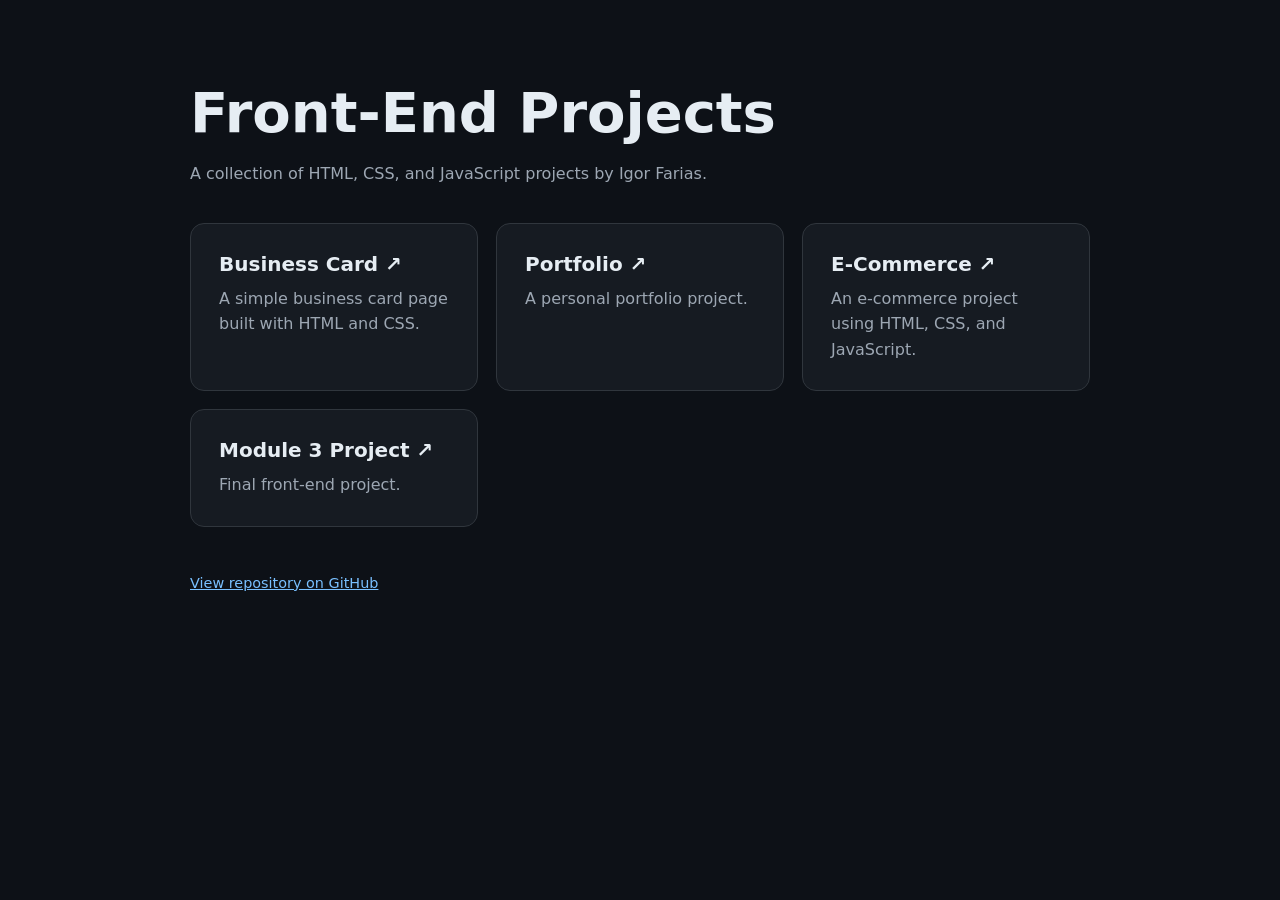
<file: index.html>
<!DOCTYPE html>
<html lang="en">
<head>
  <meta charset="UTF-8">
  <meta name="viewport" content="width=device-width, initial-scale=1.0">
  <meta name="description" content="Front-end development projects by Igor Farias.">
  <title>Igor's Front-End Projects</title>
  <style>
    :root { color-scheme: dark; font-family: system-ui, -apple-system, BlinkMacSystemFont, "Segoe UI", sans-serif; }
    * { box-sizing: border-box; }
    body { margin: 0; min-height: 100vh; background: #0d1117; color: #e6edf3; }
    main { width: min(900px, 100% - 40px); margin: 0 auto; padding: 80px 0; }
    h1 { font-size: clamp(2rem, 5vw, 3.5rem); margin: 0 0 12px; }
    p { color: #9da7b3; line-height: 1.6; }
    .projects { display: grid; grid-template-columns: repeat(auto-fit, minmax(230px, 1fr)); gap: 18px; margin-top: 36px; }
    .project { display: block; padding: 28px; background: #161b22; border: 1px solid #30363d; border-radius: 14px; text-decoration: none; color: inherit; transition: border-color .2s, transform .2s; }
    .project:hover, .project:focus-visible { border-color: #58a6ff; transform: translateY(-3px); }
    .project h2 { margin: 0 0 10px; font-size: 1.25rem; }
    .project p { margin: 0; }
    footer { margin-top: 48px; font-size: .9rem; }
    footer a { color: #79c0ff; }
  </style>
</head>
<body>
  <main>
    <h1>Front-End Projects</h1>
    <p>A collection of HTML, CSS, and JavaScript projects by Igor Farias.</p>
    <section class="projects" aria-label="Projects">
      <a class="project" href="./01_e_business_card/">
        <h2>Business Card ↗</h2>
        <p>A simple business card page built with HTML and CSS.</p>
      </a>
      <a class="project" href="./01_e_portfolio/">
        <h2>Portfolio ↗</h2>
        <p>A personal portfolio project.</p>
      </a>
            <a class="project" href="./03_e_commerce/">
        <h2>E-Commerce ↗</h2>
        <p>An e-commerce project using HTML, CSS, and JavaScript.</p>
      </a>
      <a class="project" href="./03_final_project/">
        <h2>Module 3 Project ↗</h2>
        <p>Final front-end project.</p>
      </a>
    </section>
    <footer><a href="https://github.com/igortfarias/frontenddeveloper">View repository on GitHub</a></footer>
  </main>
</body>
</html>
</file>
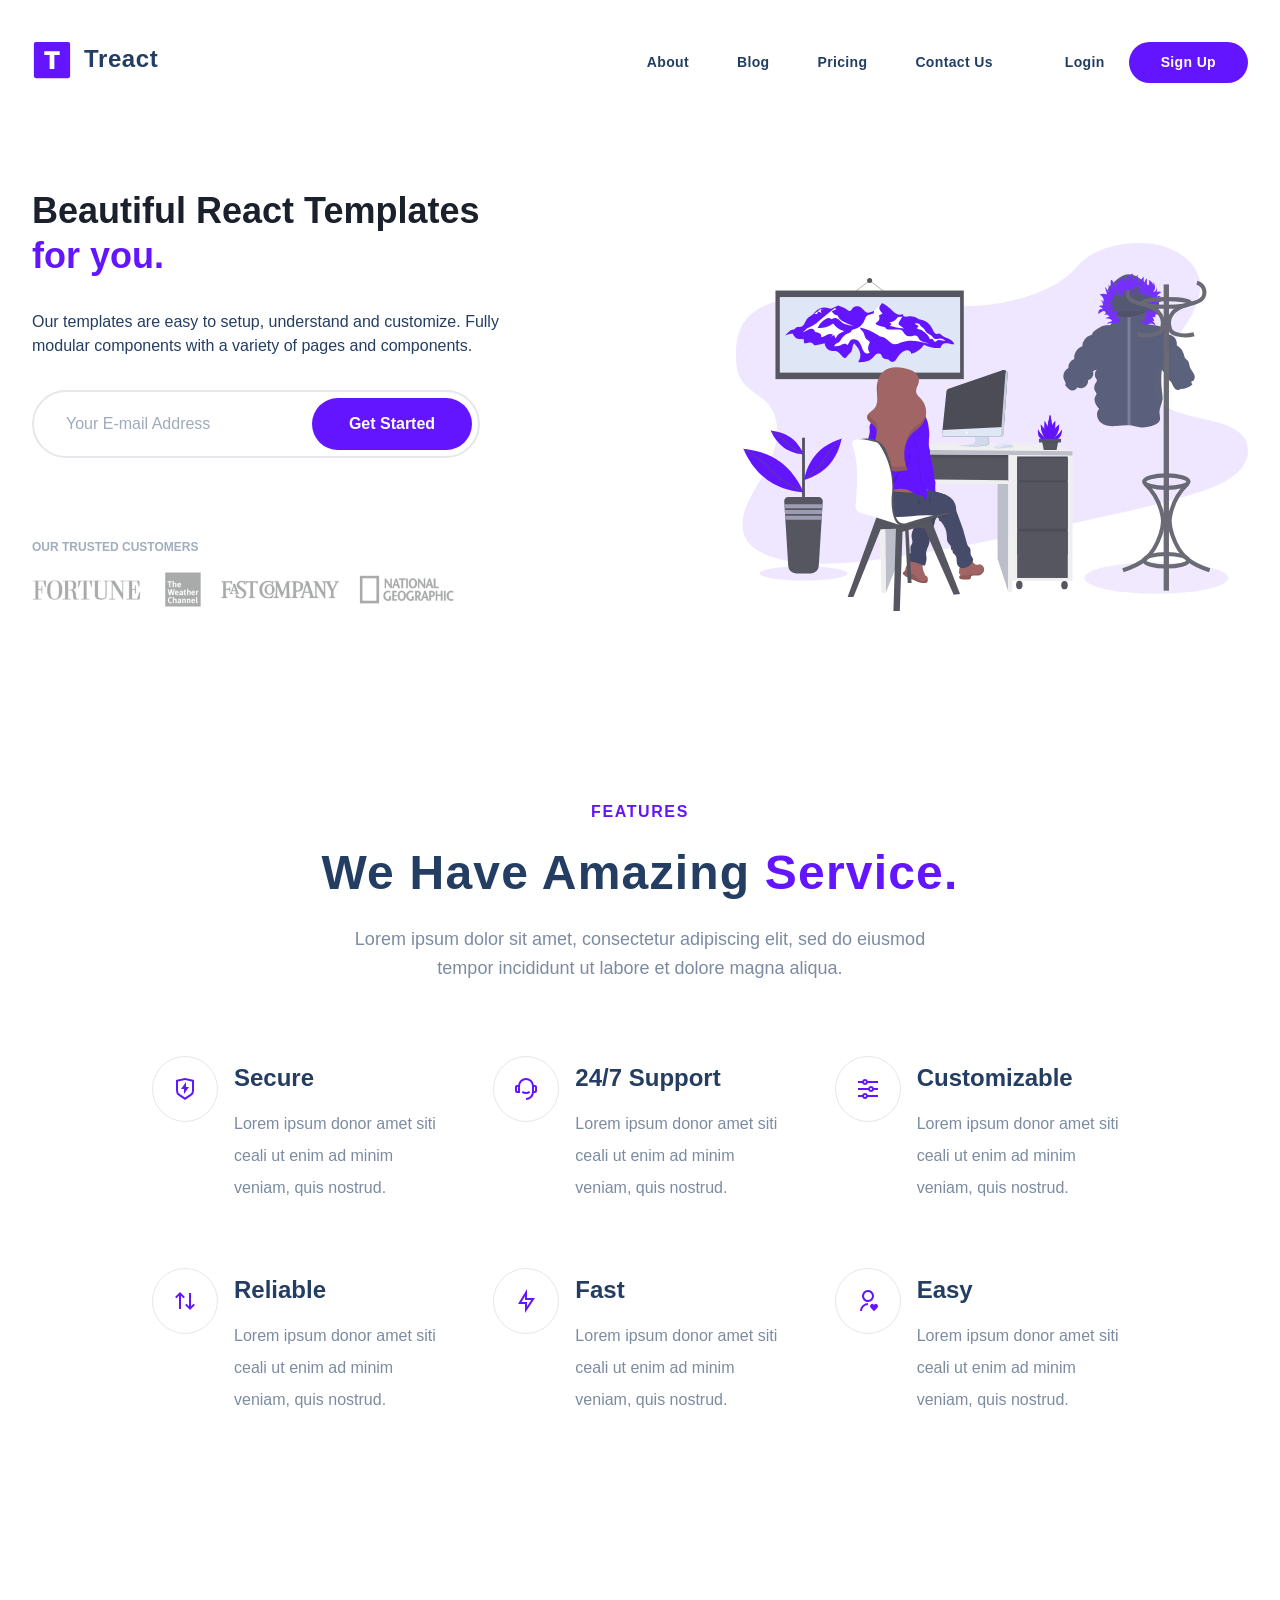
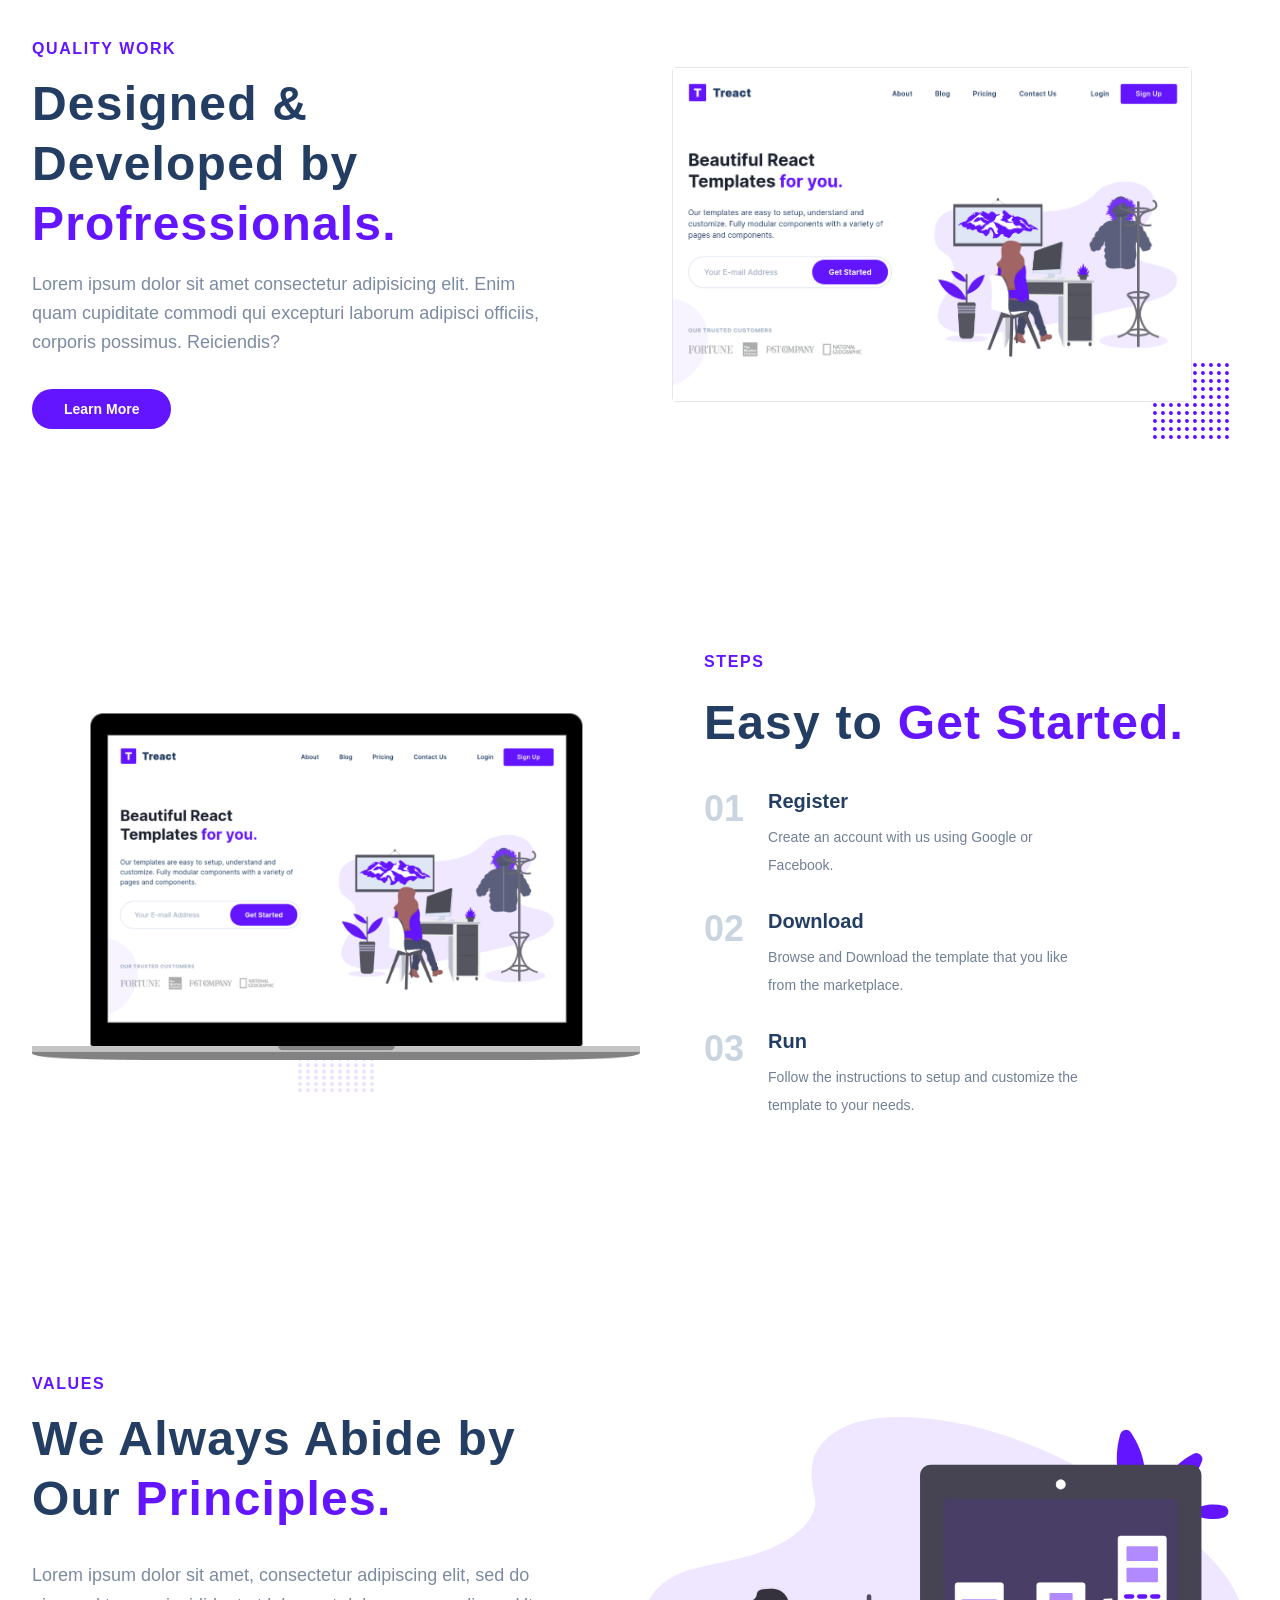
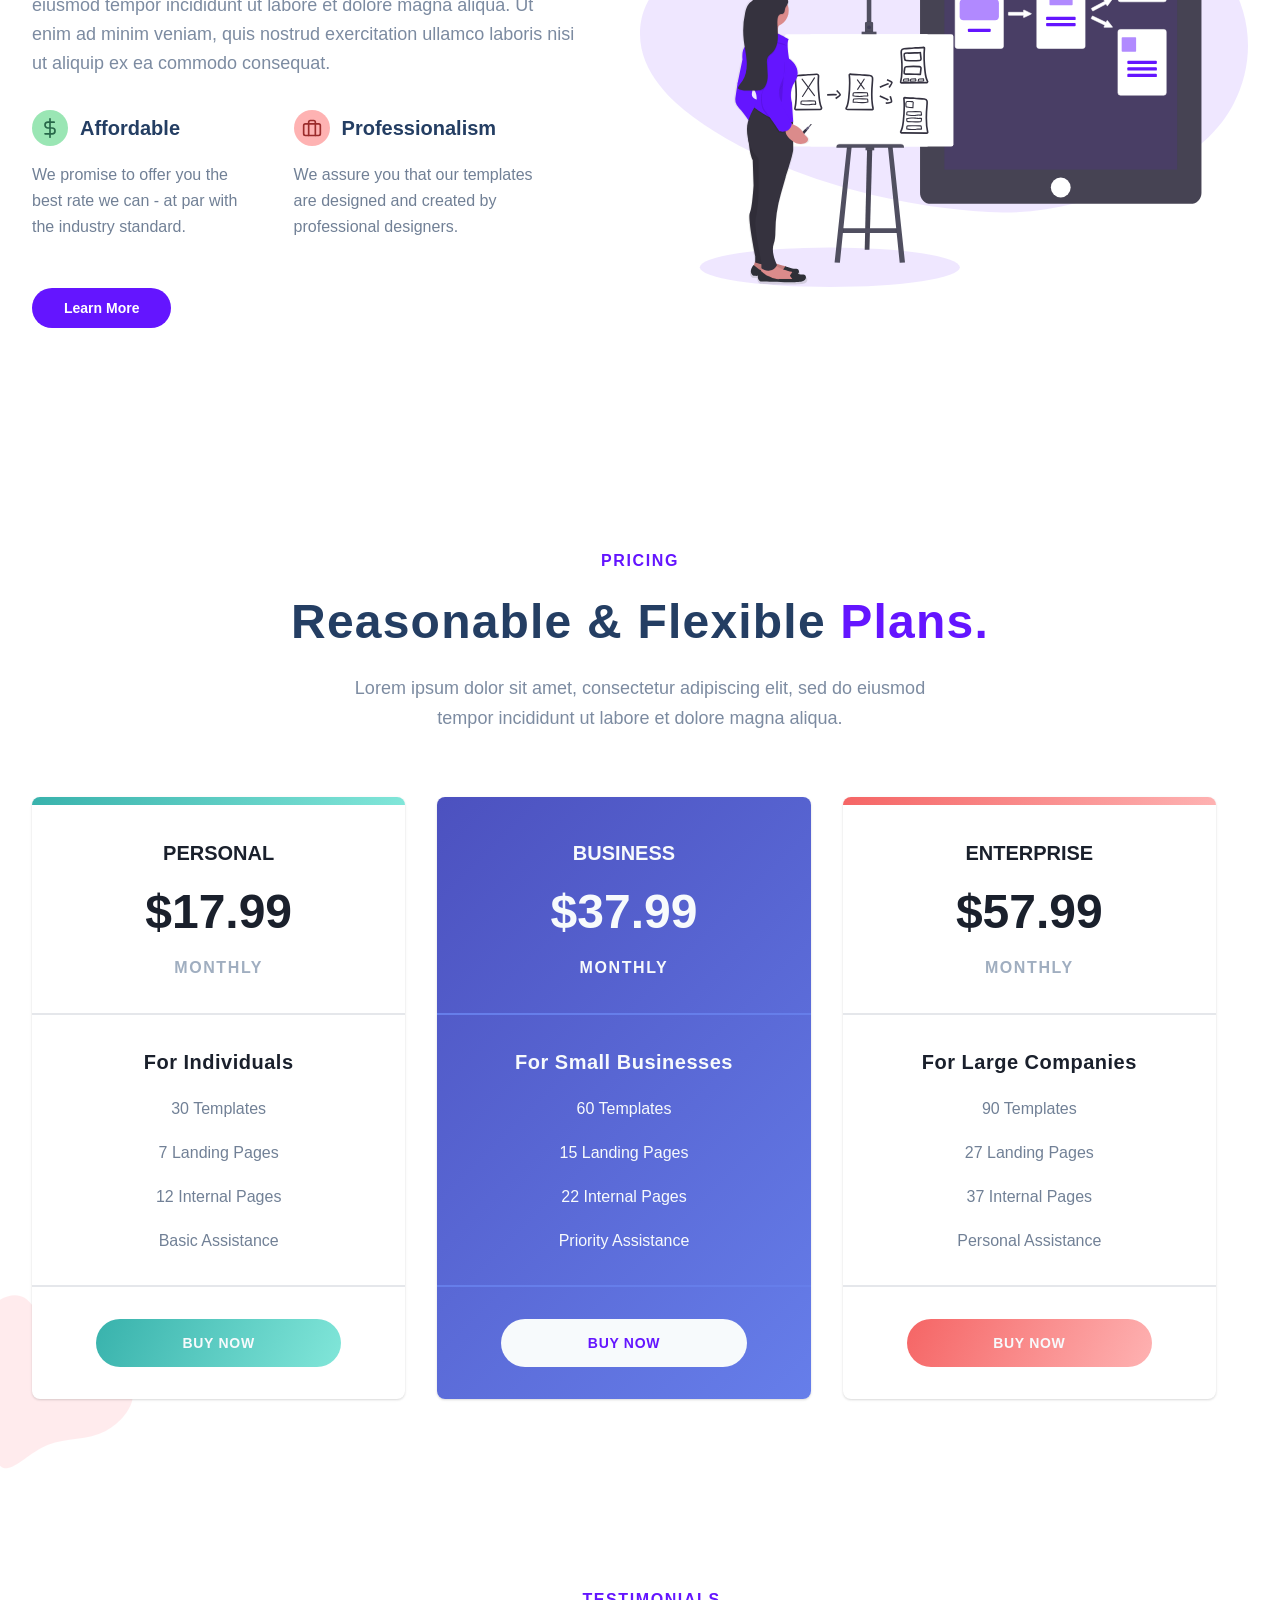
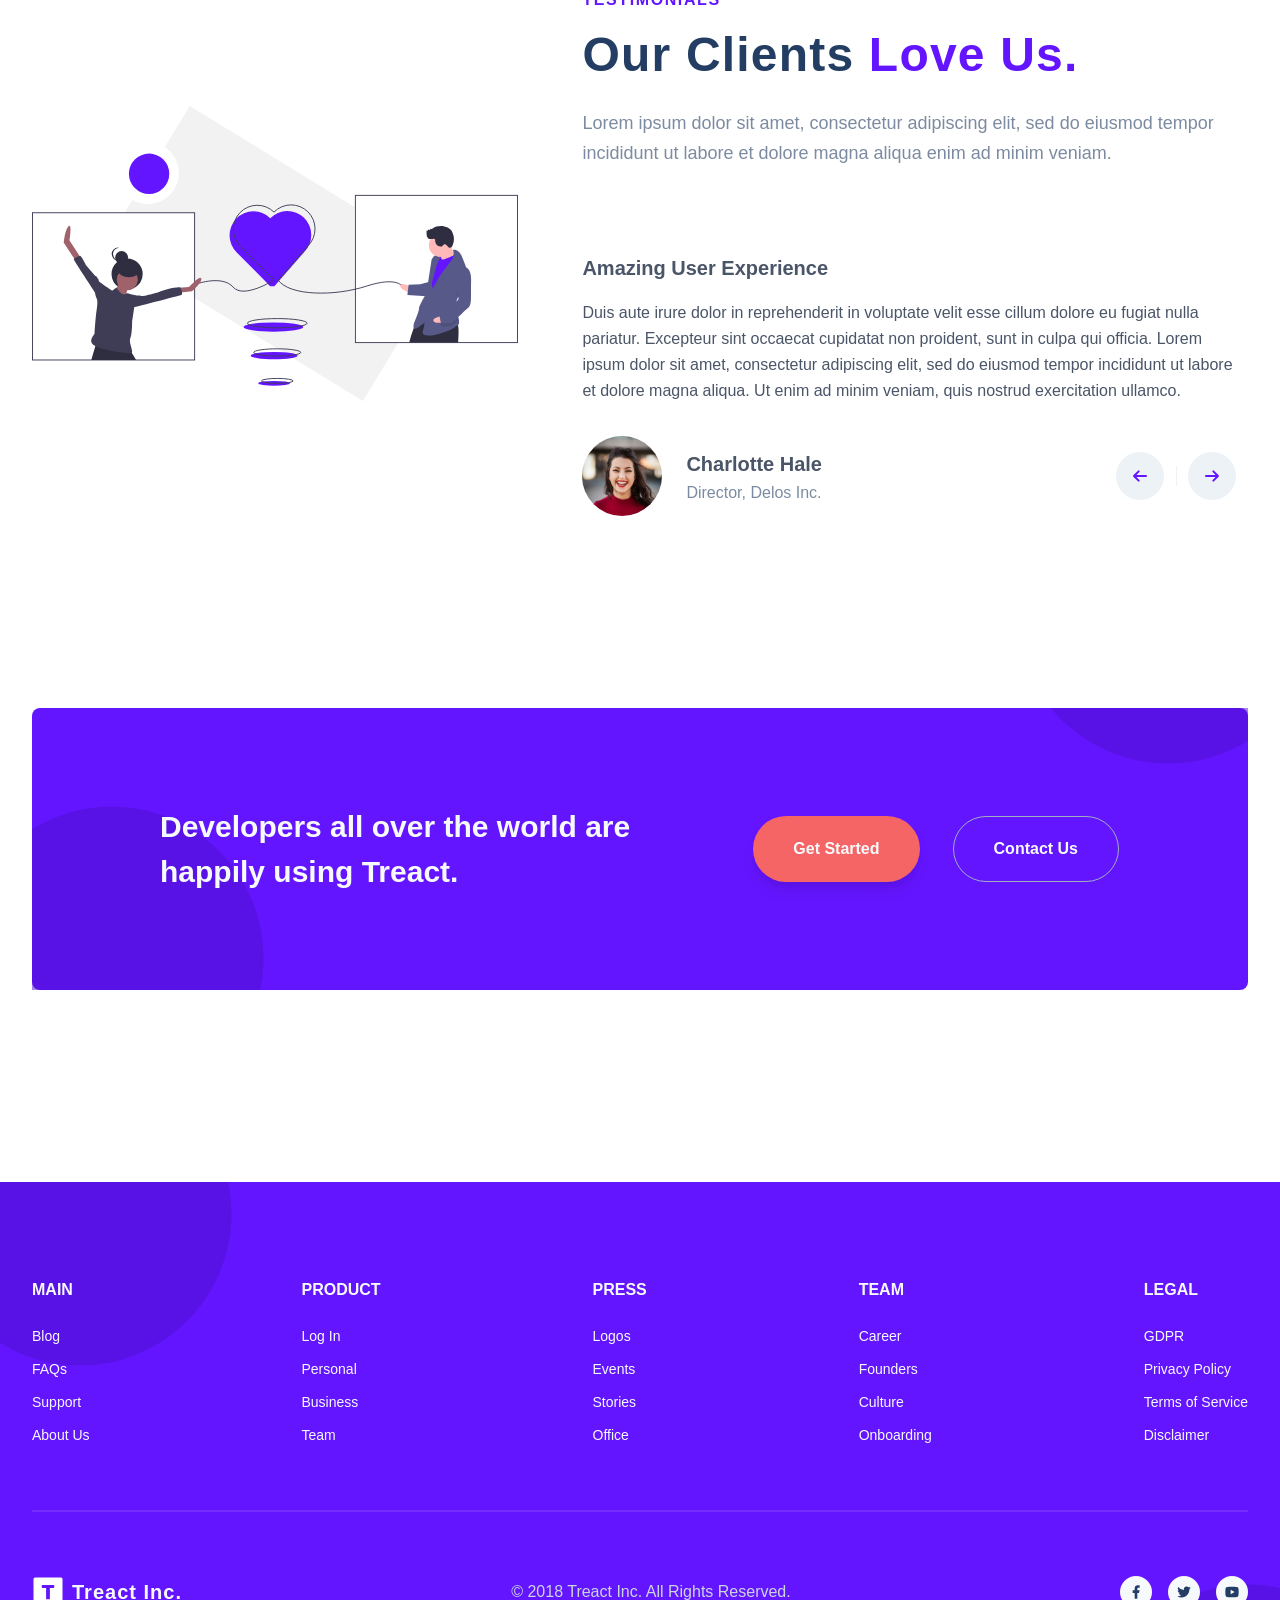
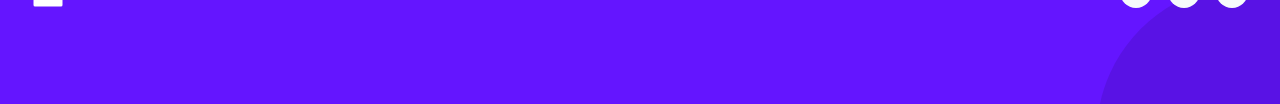
<file: 03_Final_Project/index.html>
<!DOCTYPE html>
<html lang="en">
	<head>
		<meta content="text/html; charset=utf-8" http-equiv="Content-Type"/>
		<meta content="width=device-width, initial-scale=1.0" name="viewport"/>
		<title>
			Treact Landing Page | Front-End Recreation
		</title>
		<link href="style.css" rel="stylesheet"/>
	</head>
	<body>
		<section id="landing">
			<nav>
				<div class="row nav__row">
					<div class="nav__brand">
						<img alt="LOGO" class="nav__brand--icon" src="assets/logo.svg"/>
						<div class="nav__brand--name">
							Treact
						</div>
					</div>
					<div class="nav__items">
						<a class="nav__item" href="#features">About</a>
						<a class="nav__item" href="#testimonials">Blog</a>
						<a class="nav__item" href="#pricing">Pricing</a>
						<a class="nav__item" href="#contact">Contact Us</a>
						<a class="nav__item login" href="#">Login</a>
						<a class="nav__item nav__item--cta" href="#start">Sign Up</a>
					</div>
					<button class="btn__menu" onclick="openMenu()">
						<svg class="btn__menu--svg" fill="none" height="24" stroke="currentColor" stroke-linecap="round" stroke-linejoin="round" stroke-width="2" viewbox="0 0 24 24" width="24" xmlns="http://www.w3.org/2000/svg">
							<line x1="3" x2="21" y1="12" y2="12">
							</line>
							<line x1="3" x2="21" y1="6" y2="6">
							</line>
							<line x1="3" x2="21" y1="18" y2="18">
							</line>
						</svg>
					</button>
				</div>
			</nav>
			<div class="menu">
				<button class="btn__menu btn__menu--close" onclick="closeMenu()">
					<svg class="light___StyledCloseIcon-lj69nl-14 fASujC" fill="none" height="24" stroke="currentColor" stroke-linecap="round" stroke-linejoin="round" stroke-width="2" viewbox="0 0 24 24" width="24" xmlns="http://www.w3.org/2000/svg">
						<line x1="18" x2="6" y1="6" y2="18">
						</line>
						<line x1="6" x2="18" y1="6" y2="18">
						</line>
					</svg>
				</button>
				<div class="menu__links">
					<a class="menu__link" href="#features" onclick="closeMenu()">About</a>
					<a class="menu__link" href="#testimonials" onclick="closeMenu()">Blog</a>
					<a class="menu__link" href="#pricing" onclick="closeMenu()">Pricing</a>
					<a class="menu__link" href="#contact" onclick="closeMenu()">Contact Us</a>
					<a class="menu__link" href="#" onclick="closeMenu()">Login</a>
					<a class="menu__link menu__link--primary" href="#start" onclick="closeMenu()">Sign up</a>
				</div>
			</div>
			<header>
				<div class="container">
					<div class="row">
						<div class="header__intro">
							<h1>
								Beautiful React Templates
								<span class="purple">
									for you.
								</span>
							</h1>
							<p class="header__intro--text">
								Our templates are easy to setup, understand and customize. Fully
																modular components with a variety of pages and components.
							</p>
							<div class="header__signup">
								<input class="header__signup--input" placeholder="Your E-mail Address" type="text"/>
								<button class="header__signup--button">
									Get Started
								</button>
							</div>
							<p class="header__customers--title">
								OUR TRUSTED CUSTOMERS
							</p>
							<img class="header__customers" src="assets/customer-logos.png"/>
						</div>
						<figure class="header__img--wrapper">
							<img class="header__visual" src="assets/hero-art.svg"/>
						</figure>
					</div>
				</div>
			</header>
		</section>
		<main>
			<section id="features">
				<div class="container">
					<div class="row__narrow">
						<h4 class="section__tag">
							FEATURES
						</h4>
						<h2 class="section__title">
							We Have Amazing
							<span class="purple">
								Service.
							</span>
						</h2>
						<div class="section__para">
							Lorem ipsum dolor sit amet, consectetur adipiscing elit, sed do
														eiusmod tempor incididunt ut labore et dolore magna aliqua.
						</div>
						<div class="features">
							<div class="feature">
								<div class="feature__content">
									<figure class="feature__icon--frame">
										<img class="feature__icon" src="assets/security.svg"/>
									</figure>
									<div class="feature__copy">
										<h2 class="feature__heading">
											Secure
										</h2>
										<p class="feature__description">
											Lorem ipsum donor amet siti ceali ut enim ad minim veniam,
																						quis nostrud.
										</p>
									</div>
								</div>
							</div>
							<div class="feature">
								<div class="feature__content">
									<figure class="feature__icon--frame">
										<img class="feature__icon" src="assets/support.svg"/>
									</figure>
									<div class="feature__copy">
										<h2 class="feature__heading">
											24/7 Support
										</h2>
										<p class="feature__description">
											Lorem ipsum donor amet siti ceali ut enim ad minim veniam,
																						quis nostrud.
										</p>
									</div>
								</div>
							</div>
							<div class="feature">
								<div class="feature__content">
									<figure class="feature__icon--frame">
										<img class="feature__icon" src="assets/customize.svg"/>
									</figure>
									<div class="feature__copy">
										<h2 class="feature__heading">
											Customizable
										</h2>
										<p class="feature__description">
											Lorem ipsum donor amet siti ceali ut enim ad minim veniam,
																						quis nostrud.
										</p>
									</div>
								</div>
							</div>
							<div class="feature">
								<div class="feature__content">
									<figure class="feature__icon--frame">
										<img class="feature__icon" src="assets/reliable.svg"/>
									</figure>
									<div class="feature__copy">
										<h2 class="feature__heading">
											Reliable
										</h2>
										<p class="feature__description">
											Lorem ipsum donor amet siti ceali ut enim ad minim veniam,
																						quis nostrud.
										</p>
									</div>
								</div>
							</div>
							<div class="feature">
								<div class="feature__content">
									<figure class="feature__icon--frame">
										<img class="feature__icon" src="assets/speed.svg"/>
									</figure>
									<div class="feature__copy">
										<h2 class="feature__heading">
											Fast
										</h2>
										<p class="feature__description">
											Lorem ipsum donor amet siti ceali ut enim ad minim veniam,
																						quis nostrud.
										</p>
									</div>
								</div>
							</div>
							<div class="feature">
								<div class="feature__content">
									<figure class="feature__icon--frame">
										<img class="feature__icon" src="assets/simple.svg"/>
									</figure>
									<div class="feature__copy">
										<h2 class="feature__heading">
											Easy
										</h2>
										<p class="feature__description">
											Lorem ipsum donor amet siti ceali ut enim ad minim veniam,
																						quis nostrud.
										</p>
									</div>
								</div>
							</div>
						</div>
					</div>
				</div>
			</section>
			<section id="quality">
				<div class="container">
					<div class="row">
						<div class="quality__description">
							<div class="section__tag">
								QUALITY WORK
							</div>
							<h2 class="section__title">
								Designed &amp; Developed by
								<span class="purple">
									Profressionals.
								</span>
							</h2>
							<p class="section__para">
								Lorem ipsum dolor sit amet consectetur adipisicing elit. Enim
																quam cupiditate commodi qui excepturi laborum adipisci officiis,
																corporis possimus. Reiciendis?
							</p>
							<button class="btn">
								Learn More
							</button>
						</div>
						<figure class="quality__img--wrapper">
							<img class="quality__img" src="assets/dashboard-main.png"/>
							<svg class="quality__grid" viewbox="0 0 1280 1280">
								<path d="M55 33.5C44.5 37 35 47.6 32.8 58.3c-4.3 20.6 16.3 41.2 36.9 36.9 15.5-3.2 27.5-19 26-33.9-1.1-10.5-9-21.3-19-26.2-6.1-2.9-15.5-3.6-21.7-1.6zM183 33.5c-15.1 5-25.3 21.6-22.2 36.2 2.5 11.9 13.6 23 25.4 25.5 19.4 4.1 39.5-14.2 37.5-33.9-1.1-10.5-9-21.3-19-26.2-6.1-2.9-15.5-3.6-21.7-1.6zM311 33.5c-10.5 3.5-20 14.1-22.2 24.8-4.3 20.6 16.3 41.2 36.9 36.9 15.5-3.2 27.5-19 26-33.9-1.1-10.5-9-21.3-19-26.2-6.1-2.9-15.5-3.6-21.7-1.6zM439 33.5c-10.5 3.5-20 14.1-22.2 24.8-4.3 20.6 16.3 41.2 36.9 36.9 15.5-3.2 27.5-19 26-33.9-1.1-10.5-9-21.3-19-26.2-6.1-2.9-15.5-3.6-21.7-1.6zM567 33.5c-10.5 3.5-20 14.1-22.2 24.8-4.3 20.6 16.3 41.2 36.9 36.9 15.5-3.2 27.5-19 26-33.9-1.1-10.5-9-21.3-19-26.2-6.1-2.9-15.5-3.6-21.7-1.6zM695 33.5c-10.5 3.5-20 14.1-22.2 24.8-4.3 20.6 16.3 41.2 36.9 36.9 15.5-3.2 27.5-19 26-33.9-1.1-10.5-9-21.3-19-26.2-6.1-2.9-15.5-3.6-21.7-1.6zM823 33.5c-10.5 3.5-20 14.1-22.2 24.8-4.3 20.6 16.3 41.2 36.9 36.9 15.5-3.2 27.5-19 26-33.9-1.1-10.5-9-21.3-19-26.2-6.1-2.9-15.5-3.6-21.7-1.6zM951 33.5c-10.5 3.5-20 14.1-22.2 24.8-4.3 20.6 16.3 41.2 36.9 36.9 15.5-3.2 27.5-19 26-33.9-1.1-10.5-9-21.3-19-26.2-6.1-2.9-15.5-3.6-21.7-1.6zM1079 33.5c-10.5 3.5-20 14.1-22.2 24.8-2.5 11.7 3.2 24.4 14.2 31.9 10.7 7.4 22.9 7.5 33.7.3 17.7-11.8 20.1-33.8 5.3-48.5-8.5-8.6-20.7-11.9-31-8.5zM1207 33.5c-10.5 3.5-20 14.1-22.2 24.8-2.5 11.7 3.2 24.4 14.2 31.9 10.7 7.4 22.9 7.5 33.7.3 17.7-11.8 20.1-33.8 5.3-48.5-8.5-8.6-20.7-11.9-31-8.5zM55 161.5c-10.5 3.5-20 14.1-22.2 24.8-4.3 20.6 16.3 41.2 36.9 36.9 15.5-3.2 27.5-19 26-33.9-1.1-10.5-9-21.3-19-26.2-6.1-2.9-15.5-3.6-21.7-1.6zM183 161.5c-15.1 5-25.3 21.6-22.2 36.2 2.5 11.9 13.6 23 25.4 25.5 19.4 4.1 39.5-14.2 37.5-33.9-1.1-10.5-9-21.3-19-26.2-6.1-2.9-15.5-3.6-21.7-1.6zM311 161.5c-10.5 3.5-20 14.1-22.2 24.8-4.3 20.6 16.3 41.2 36.9 36.9 15.5-3.2 27.5-19 26-33.9-1.1-10.5-9-21.3-19-26.2-6.1-2.9-15.5-3.6-21.7-1.6zM439 161.5c-10.5 3.5-20 14.1-22.2 24.8-4.3 20.6 16.3 41.2 36.9 36.9 15.5-3.2 27.5-19 26-33.9-1.1-10.5-9-21.3-19-26.2-6.1-2.9-15.5-3.6-21.7-1.6zM567 161.5c-10.5 3.5-20 14.1-22.2 24.8-4.3 20.6 16.3 41.2 36.9 36.9 15.5-3.2 27.5-19 26-33.9-1.1-10.5-9-21.3-19-26.2-6.1-2.9-15.5-3.6-21.7-1.6zM695 161.5c-10.5 3.5-20 14.1-22.2 24.8-4.3 20.6 16.3 41.2 36.9 36.9 15.5-3.2 27.5-19 26-33.9-1.1-10.5-9-21.3-19-26.2-6.1-2.9-15.5-3.6-21.7-1.6zM823 161.5c-10.5 3.5-20 14.1-22.2 24.8-4.3 20.6 16.3 41.2 36.9 36.9 15.5-3.2 27.5-19 26-33.9-1.1-10.5-9-21.3-19-26.2-6.1-2.9-15.5-3.6-21.7-1.6zM951 161.5c-10.5 3.5-20 14.1-22.2 24.8-4.3 20.6 16.3 41.2 36.9 36.9 15.5-3.2 27.5-19 26-33.9-1.1-10.5-9-21.3-19-26.2-6.1-2.9-15.5-3.6-21.7-1.6zM1079 161.5c-10.5 3.5-20 14.1-22.2 24.8-2.5 11.7 3.2 24.4 14.2 31.9 10.7 7.4 22.9 7.5 33.7.3 17.7-11.8 20.1-33.8 5.3-48.5-8.5-8.6-20.7-11.9-31-8.5zM1207 161.5c-10.5 3.5-20 14.1-22.2 24.8-2.5 11.7 3.2 24.4 14.2 31.9 10.7 7.4 22.9 7.5 33.7.3 17.7-11.8 20.1-33.8 5.3-48.5-8.5-8.6-20.7-11.9-31-8.5zM55 289.5c-10.5 3.5-20 14.1-22.2 24.8-4.3 20.6 16.3 41.2 36.9 36.9 15.5-3.2 27.5-19 26-33.9-1.1-10.5-9-21.3-19-26.2-6.1-2.9-15.5-3.6-21.7-1.6zM183 289.5c-10.5 3.5-20 14.1-22.2 24.8-4.3 20.6 16.3 41.2 36.9 36.9 15.5-3.2 27.5-19 26-33.9-1.1-10.5-9-21.3-19-26.2-6.1-2.9-15.5-3.6-21.7-1.6zM311 289.5c-10.5 3.5-20 14.1-22.2 24.8-4.3 20.6 16.3 41.2 36.9 36.9 15.5-3.2 27.5-19 26-33.9-1.1-10.5-9-21.3-19-26.2-6.1-2.9-15.5-3.6-21.7-1.6zM439 289.5c-10.5 3.5-20 14.1-22.2 24.8-4.3 20.6 16.3 41.2 36.9 36.9 15.5-3.2 27.5-19 26-33.9-1.1-10.5-9-21.3-19-26.2-6.1-2.9-15.5-3.6-21.7-1.6zM567 289.5c-10.5 3.5-20 14.1-22.2 24.8-4.3 20.6 16.3 41.2 36.9 36.9 15.5-3.2 27.5-19 26-33.9-1.1-10.5-9-21.3-19-26.2-6.1-2.9-15.5-3.6-21.7-1.6zM695 289.5c-10.5 3.5-20 14.1-22.2 24.8-4.3 20.6 16.3 41.2 36.9 36.9 15.5-3.2 27.5-19 26-33.9-1.1-10.5-9-21.3-19-26.2-6.1-2.9-15.5-3.6-21.7-1.6zM823 289.5c-10.5 3.5-20 14.1-22.2 24.8-4.3 20.6 16.3 41.2 36.9 36.9 15.5-3.2 27.5-19 26-33.9-1.1-10.5-9-21.3-19-26.2-6.1-2.9-15.5-3.6-21.7-1.6zM951 289.5c-10.5 3.5-20 14.1-22.2 24.8-4.3 20.6 16.3 41.2 36.9 36.9 15.5-3.2 27.5-19 26-33.9-1.1-10.5-9-21.3-19-26.2-6.1-2.9-15.5-3.6-21.7-1.6zM1079 289.5c-10.5 3.5-20 14.1-22.2 24.8-4.3 20.6 16.3 41.2 36.9 36.9 15.5-3.2 27.5-19 26-33.9-1.1-10.5-9-21.3-19-26.2-6.1-2.9-15.5-3.6-21.7-1.6zM1207 289.5c-10.5 3.5-20 14.1-22.2 24.8-4.3 20.6 16.3 41.2 36.9 36.9 15.5-3.2 27.5-19 26-33.9-1.1-10.5-9-21.3-19-26.2-6.1-2.9-15.5-3.6-21.7-1.6zM55 417.5c-10.5 3.5-20 14.1-22.2 24.8-4.3 20.6 16.3 41.2 36.9 36.9 15.5-3.2 27.5-19 26-33.9-1.1-10.5-9-21.3-19-26.2-6.1-2.9-15.5-3.6-21.7-1.6zM183 417.5c-10.5 3.5-20 14.1-22.2 24.8-4.3 20.6 16.3 41.2 36.9 36.9 15.5-3.2 27.5-19 26-33.9-1.1-10.5-9-21.3-19-26.2-6.1-2.9-15.5-3.6-21.7-1.6zM311 417.5c-10.5 3.5-20 14.1-22.2 24.8-4.3 20.6 16.3 41.2 36.9 36.9 15.5-3.2 27.5-19 26-33.9-1.1-10.5-9-21.3-19-26.2-6.1-2.9-15.5-3.6-21.7-1.6zM439 417.5c-10.5 3.5-20 14.1-22.2 24.8-4.3 20.6 16.3 41.2 36.9 36.9 15.5-3.2 27.5-19 26-33.9-1.1-10.5-9-21.3-19-26.2-6.1-2.9-15.5-3.6-21.7-1.6zM567 417.5c-10.5 3.5-20 14.1-22.2 24.8-4.3 20.6 16.3 41.2 36.9 36.9 15.5-3.2 27.5-19 26-33.9-1.1-10.5-9-21.3-19-26.2-6.1-2.9-15.5-3.6-21.7-1.6zM695 417.5c-10.5 3.5-20 14.1-22.2 24.8-4.3 20.6 16.3 41.2 36.9 36.9 15.5-3.2 27.5-19 26-33.9-1.1-10.5-9-21.3-19-26.2-6.1-2.9-15.5-3.6-21.7-1.6zM823 417.5c-10.5 3.5-20 14.1-22.2 24.8-4.3 20.6 16.3 41.2 36.9 36.9 15.5-3.2 27.5-19 26-33.9-1.1-10.5-9-21.3-19-26.2-6.1-2.9-15.5-3.6-21.7-1.6zM951 417.5c-10.5 3.5-20 14.1-22.2 24.8-4.3 20.6 16.3 41.2 36.9 36.9 15.5-3.2 27.5-19 26-33.9-1.1-10.5-9-21.3-19-26.2-6.1-2.9-15.5-3.6-21.7-1.6zM1079 417.5c-10.5 3.5-20 14.1-22.2 24.8-4.3 20.6 16.3 41.2 36.9 36.9 15.5-3.2 27.5-19 26-33.9-1.1-10.5-9-21.3-19-26.2-6.1-2.9-15.5-3.6-21.7-1.6zM1207 417.5c-10.5 3.5-20 14.1-22.2 24.8-4.3 20.6 16.3 41.2 36.9 36.9 15.5-3.2 27.5-19 26-33.9-1.1-10.5-9-21.3-19-26.2-6.1-2.9-15.5-3.6-21.7-1.6zM55 545.5c-10.5 3.5-20 14.1-22.2 24.8-4.3 20.6 16.3 41.2 36.9 36.9 15.5-3.2 27.5-19 26-33.9-1.1-10.5-9-21.3-19-26.2-6.1-2.9-15.5-3.6-21.7-1.6zM183 545.5c-10.5 3.5-20 14.1-22.2 24.8-4.3 20.6 16.3 41.2 36.9 36.9 15.5-3.2 27.5-19 26-33.9-1.1-10.5-9-21.3-19-26.2-6.1-2.9-15.5-3.6-21.7-1.6zM311 545.5c-10.5 3.5-20 14.1-22.2 24.8-4.3 20.6 16.3 41.2 36.9 36.9 15.5-3.2 27.5-19 26-33.9-1.1-10.5-9-21.3-19-26.2-6.1-2.9-15.5-3.6-21.7-1.6zM439 545.5c-10.5 3.5-20 14.1-22.2 24.8-4.3 20.6 16.3 41.2 36.9 36.9 15.5-3.2 27.5-19 26-33.9-1.1-10.5-9-21.3-19-26.2-6.1-2.9-15.5-3.6-21.7-1.6zM567 545.5c-10.5 3.5-20 14.1-22.2 24.8-4.3 20.6 16.3 41.2 36.9 36.9 15.5-3.2 27.5-19 26-33.9-1.1-10.5-9-21.3-19-26.2-6.1-2.9-15.5-3.6-21.7-1.6zM695 545.5c-10.5 3.5-20 14.1-22.2 24.8-4.3 20.6 16.3 41.2 36.9 36.9 15.5-3.2 27.5-19 26-33.9-1.1-10.5-9-21.3-19-26.2-6.1-2.9-15.5-3.6-21.7-1.6zM823 545.5c-10.5 3.5-20 14.1-22.2 24.8-4.3 20.6 16.3 41.2 36.9 36.9 15.5-3.2 27.5-19 26-33.9-1.1-10.5-9-21.3-19-26.2-6.1-2.9-15.5-3.6-21.7-1.6zM951 545.5c-10.5 3.5-20 14.1-22.2 24.8-4.3 20.6 16.3 41.2 36.9 36.9 15.5-3.2 27.5-19 26-33.9-1.1-10.5-9-21.3-19-26.2-6.1-2.9-15.5-3.6-21.7-1.6zM1079 545.5c-10.5 3.5-20 14.1-22.2 24.8-4.3 20.6 16.3 41.2 36.9 36.9 15.5-3.2 27.5-19 26-33.9-1.1-10.5-9-21.3-19-26.2-6.1-2.9-15.5-3.6-21.7-1.6zM1207 545.5c-10.5 3.5-20 14.1-22.2 24.8-4.3 20.6 16.3 41.2 36.9 36.9 15.5-3.2 27.5-19 26-33.9-1.1-10.5-9-21.3-19-26.2-6.1-2.9-15.5-3.6-21.7-1.6zM55 673.5c-10.5 3.5-20 14.1-22.2 24.8-4.3 20.6 16.3 41.2 36.9 36.9 15.5-3.2 27.5-19 26-33.9-1.1-10.5-9-21.3-19-26.2-6.1-2.9-15.5-3.6-21.7-1.6zM183 673.5c-10.5 3.5-20 14.1-22.2 24.8-4.3 20.6 16.3 41.2 36.9 36.9 15.5-3.2 27.5-19 26-33.9-1.1-10.5-9-21.3-19-26.2-6.1-2.9-15.5-3.6-21.7-1.6zM311 673.5c-10.5 3.5-20 14.1-22.2 24.8-4.3 20.6 16.3 41.2 36.9 36.9 15.5-3.2 27.5-19 26-33.9-1.1-10.5-9-21.3-19-26.2-6.1-2.9-15.5-3.6-21.7-1.6zM439 673.5c-10.5 3.5-20 14.1-22.2 24.8-4.3 20.6 16.3 41.2 36.9 36.9 15.5-3.2 27.5-19 26-33.9-1.1-10.5-9-21.3-19-26.2-6.1-2.9-15.5-3.6-21.7-1.6zM567 673.5c-10.5 3.5-20 14.1-22.2 24.8-4.3 20.6 16.3 41.2 36.9 36.9 15.5-3.2 27.5-19 26-33.9-1.1-10.5-9-21.3-19-26.2-6.1-2.9-15.5-3.6-21.7-1.6zM695 673.5c-10.5 3.5-20 14.1-22.2 24.8-4.3 20.6 16.3 41.2 36.9 36.9 15.5-3.2 27.5-19 26-33.9-1.1-10.5-9-21.3-19-26.2-6.1-2.9-15.5-3.6-21.7-1.6zM823 673.5c-10.5 3.5-20 14.1-22.2 24.8-4.3 20.6 16.3 41.2 36.9 36.9 15.5-3.2 27.5-19 26-33.9-1.1-10.5-9-21.3-19-26.2-6.1-2.9-15.5-3.6-21.7-1.6zM951 673.5c-10.5 3.5-20 14.1-22.2 24.8-4.3 20.6 16.3 41.2 36.9 36.9 15.5-3.2 27.5-19 26-33.9-1.1-10.5-9-21.3-19-26.2-6.1-2.9-15.5-3.6-21.7-1.6zM1079 673.5c-10.5 3.5-20 14.1-22.2 24.8-4.3 20.6 16.3 41.2 36.9 36.9 15.5-3.2 27.5-19 26-33.9-1.1-10.5-9-21.3-19-26.2-6.1-2.9-15.5-3.6-21.7-1.6zM1207 673.5c-10.5 3.5-20 14.1-22.2 24.8-4.3 20.6 16.3 41.2 36.9 36.9 15.5-3.2 27.5-19 26-33.9-1.1-10.5-9-21.3-19-26.2-6.1-2.9-15.5-3.6-21.7-1.6zM55 801.5c-10.5 3.5-20 14.1-22.2 24.8-4.3 20.6 16.3 41.2 36.9 36.9 15.5-3.2 27.5-19 26-33.9-1.1-10.5-9-21.3-19-26.2-6.1-2.9-15.5-3.6-21.7-1.6zM183 801.5c-10.5 3.5-20 14.1-22.2 24.8-4.3 20.6 16.3 41.2 36.9 36.9 15.5-3.2 27.5-19 26-33.9-1.1-10.5-9-21.3-19-26.2-6.1-2.9-15.5-3.6-21.7-1.6zM311 801.5c-10.5 3.5-20 14.1-22.2 24.8-2.5 11.7 3.2 24.4 14.2 31.9 10.7 7.4 22.9 7.5 33.7.3 17.7-11.8 20.1-33.8 5.3-48.5-8.5-8.6-20.7-11.9-31-8.5zM439 801.5c-10.5 3.5-20 14.1-22.2 24.8-2.5 11.7 3.2 24.4 14.2 31.9 10.7 7.4 22.9 7.5 33.7.3 17.7-11.8 20.1-33.8 5.3-48.5-8.5-8.6-20.7-11.9-31-8.5zM567 801.5c-15.1 5-25.3 21.6-22.2 36.2 2.5 11.9 13.6 23 25.5 25.5 19.3 4.1 39.4-14.2 37.4-33.9-1.1-10.5-9-21.3-19-26.2-6.1-2.9-15.5-3.6-21.7-1.6zM695 801.5c-15.1 5-25.3 21.6-22.2 36.2 2.5 11.9 13.6 23 25.5 25.5 19.3 4.1 39.4-14.2 37.4-33.9-1.1-10.5-9-21.3-19-26.2-6.1-2.9-15.5-3.6-21.7-1.6zM823 801.5c-15.1 5-25.3 21.6-22.2 36.2 2.5 11.9 13.6 23 25.5 25.5 19.3 4.1 39.4-14.2 37.4-33.9-1.1-10.5-9-21.3-19-26.2-6.1-2.9-15.5-3.6-21.7-1.6zM951 801.5c-15.1 5-25.3 21.6-22.2 36.2 2.5 11.9 13.6 23 25.5 25.5 19.3 4.1 39.4-14.2 37.4-33.9-1.1-10.5-9-21.3-19-26.2-6.1-2.9-15.5-3.6-21.7-1.6zM1079 801.5c-10.5 3.5-20 14.1-22.2 24.8-4.3 20.6 16.3 41.2 36.9 36.9 15.5-3.2 27.5-19 26-33.9-1.1-10.5-9-21.3-19-26.2-6.1-2.9-15.5-3.6-21.7-1.6zM1207 801.5c-10.5 3.5-20 14.1-22.2 24.8-4.3 20.6 16.3 41.2 36.9 36.9 15.5-3.2 27.5-19 26-33.9-1.1-10.5-9-21.3-19-26.2-6.1-2.9-15.5-3.6-21.7-1.6zM55 929.5c-10.5 3.5-20 14.1-22.2 24.8-4.3 20.6 16.3 41.2 36.9 36.9 15.5-3.2 27.5-19 26-33.9-1.1-10.5-9-21.3-19-26.2-6.1-2.9-15.5-3.6-21.7-1.6zM183 929.5c-10.5 3.5-20 14.1-22.2 24.8-4.3 20.6 16.3 41.2 36.9 36.9 15.5-3.2 27.5-19 26-33.9-1.1-10.5-9-21.3-19-26.2-6.1-2.9-15.5-3.6-21.7-1.6zM311 929.5c-10.5 3.5-20 14.1-22.2 24.8-2.5 11.7 3.2 24.4 14.2 31.9 10.7 7.4 22.9 7.5 33.7.3 17.7-11.8 20.1-33.8 5.3-48.5-8.5-8.6-20.7-11.9-31-8.5zM439 929.5c-10.5 3.5-20 14.1-22.2 24.8-2.5 11.7 3.2 24.4 14.2 31.9 10.7 7.4 22.9 7.5 33.7.3 17.7-11.8 20.1-33.8 5.3-48.5-8.5-8.6-20.7-11.9-31-8.5zM567 929.5c-15.1 5-25.3 21.6-22.2 36.2 2.5 11.9 13.6 23 25.5 25.5 19.3 4.1 39.4-14.2 37.4-33.9-1.1-10.5-9-21.3-19-26.2-6.1-2.9-15.5-3.6-21.7-1.6zM695 929.5c-15.1 5-25.3 21.6-22.2 36.2 2.5 11.9 13.6 23 25.5 25.5 19.3 4.1 39.4-14.2 37.4-33.9-1.1-10.5-9-21.3-19-26.2-6.1-2.9-15.5-3.6-21.7-1.6zM823 929.5c-15.1 5-25.3 21.6-22.2 36.2 2.5 11.9 13.6 23 25.5 25.5 19.3 4.1 39.4-14.2 37.4-33.9-1.1-10.5-9-21.3-19-26.2-6.1-2.9-15.5-3.6-21.7-1.6zM951 929.5c-15.1 5-25.3 21.6-22.2 36.2 2.5 11.9 13.6 23 25.5 25.5 19.3 4.1 39.4-14.2 37.4-33.9-1.1-10.5-9-21.3-19-26.2-6.1-2.9-15.5-3.6-21.7-1.6zM1079 929.5c-10.5 3.5-20 14.1-22.2 24.8-4.3 20.6 16.3 41.2 36.9 36.9 15.5-3.2 27.5-19 26-33.9-1.1-10.5-9-21.3-19-26.2-6.1-2.9-15.5-3.6-21.7-1.6zM1207 929.5c-10.5 3.5-20 14.1-22.2 24.8-4.3 20.6 16.3 41.2 36.9 36.9 15.5-3.2 27.5-19 26-33.9-1.1-10.5-9-21.3-19-26.2-6.1-2.9-15.5-3.6-21.7-1.6zM55 1057.5c-10.5 3.5-20 14.1-22.2 24.8-4.3 20.6 16.3 41.2 36.9 36.9 15.5-3.2 27.5-19 26-33.9-1.1-10.5-9-21.3-19-26.2-6.1-2.9-15.5-3.6-21.7-1.6zM183 1057.5c-10.5 3.5-20 14.1-22.2 24.8-4.3 20.6 16.3 41.2 36.9 36.9 15.5-3.2 27.5-19 26-33.9-1.1-10.5-9-21.3-19-26.2-6.1-2.9-15.5-3.6-21.7-1.6zM311 1057.5c-10.5 3.5-20 14.1-22.2 24.8-2.5 11.7 3.2 24.4 14.2 31.9 10.7 7.4 22.9 7.5 33.7.3 17.7-11.8 20.1-33.8 5.3-48.5-8.5-8.6-20.7-11.9-31-8.5zM439 1057.5c-10.5 3.5-20 14.1-22.2 24.8-2.5 11.7 3.2 24.4 14.2 31.9 10.7 7.4 22.9 7.5 33.7.3 17.7-11.8 20.1-33.8 5.3-48.5-8.5-8.6-20.7-11.9-31-8.5zM567 1057.5c-10.5 3.5-20 14.1-22.2 24.8-4.3 20.6 16.3 41.2 36.9 36.9 15.5-3.2 27.5-19 26-33.9-1.1-10.5-9-21.3-19-26.2-6.1-2.9-15.5-3.6-21.7-1.6zM695 1057.5c-10.5 3.5-20 14.1-22.2 24.8-4.3 20.6 16.3 41.2 36.9 36.9 15.5-3.2 27.5-19 26-33.9-1.1-10.5-9-21.3-19-26.2-6.1-2.9-15.5-3.6-21.7-1.6zM823 1057.5c-10.5 3.5-20 14.1-22.2 24.8-4.3 20.6 16.3 41.2 36.9 36.9 15.5-3.2 27.5-19 26-33.9-1.1-10.5-9-21.3-19-26.2-6.1-2.9-15.5-3.6-21.7-1.6zM951 1057.5c-10.5 3.5-20 14.1-22.2 24.8-4.3 20.6 16.3 41.2 36.9 36.9 15.5-3.2 27.5-19 26-33.9-1.1-10.5-9-21.3-19-26.2-6.1-2.9-15.5-3.6-21.7-1.6zM1079 1057.5c-10.5 3.5-20 14.1-22.2 24.8-4.3 20.6 16.3 41.2 36.9 36.9 15.5-3.2 27.5-19 26-33.9-1.1-10.5-9-21.3-19-26.2-6.1-2.9-15.5-3.6-21.7-1.6zM1207 1057.5c-10.5 3.5-20 14.1-22.2 24.8-4.3 20.6 16.3 41.2 36.9 36.9 15.5-3.2 27.5-19 26-33.9-1.1-10.5-9-21.3-19-26.2-6.1-2.9-15.5-3.6-21.7-1.6zM55 1185.5c-10.5 3.5-20 14.1-22.2 24.8-4.3 20.6 16.3 41.2 36.9 36.9 15.5-3.2 27.5-19 26-33.9-1.1-10.5-9-21.3-19-26.2-6.1-2.9-15.5-3.6-21.7-1.6zM183 1185.5c-10.5 3.5-20 14.1-22.2 24.8-4.3 20.6 16.3 41.2 36.9 36.9 15.5-3.2 27.5-19 26-33.9-1.1-10.5-9-21.3-19-26.2-6.1-2.9-15.5-3.6-21.7-1.6zM311 1185.5c-10.5 3.5-20 14.1-22.2 24.8-4.3 20.6 16.3 41.2 36.9 36.9 15.5-3.2 27.5-19 26-33.9-1.1-10.5-9-21.3-19-26.2-6.1-2.9-15.5-3.6-21.7-1.6zM439 1185.5c-10.5 3.5-20 14.1-22.2 24.8-4.3 20.6 16.3 41.2 36.9 36.9 15.5-3.2 27.5-19 26-33.9-1.1-10.5-9-21.3-19-26.2-6.1-2.9-15.5-3.6-21.7-1.6zM567 1185.5c-10.5 3.5-20 14.1-22.2 24.8-4.3 20.6 16.3 41.2 36.9 36.9 15.5-3.2 27.5-19 26-33.9-1.1-10.5-9-21.3-19-26.2-6.1-2.9-15.5-3.6-21.7-1.6zM695 1185.5c-10.5 3.5-20 14.1-22.2 24.8-4.3 20.6 16.3 41.2 36.9 36.9 15.5-3.2 27.5-19 26-33.9-1.1-10.5-9-21.3-19-26.2-6.1-2.9-15.5-3.6-21.7-1.6zM823 1185.5c-10.5 3.5-20 14.1-22.2 24.8-4.3 20.6 16.3 41.2 36.9 36.9 15.5-3.2 27.5-19 26-33.9-1.1-10.5-9-21.3-19-26.2-6.1-2.9-15.5-3.6-21.7-1.6zM951 1185.5c-10.5 3.5-20 14.1-22.2 24.8-4.3 20.6 16.3 41.2 36.9 36.9 15.5-3.2 27.5-19 26-33.9-1.1-10.5-9-21.3-19-26.2-6.1-2.9-15.5-3.6-21.7-1.6zM1079 1185.5c-10.5 3.5-20 14.1-22.2 24.8-4.3 20.6 16.3 41.2 36.9 36.9 15.5-3.2 27.5-19 26-33.9-1.1-10.5-9-21.3-19-26.2-6.1-2.9-15.5-3.6-21.7-1.6zM1207 1185.5c-10.5 3.5-20 14.1-22.2 24.8-4.3 20.6 16.3 41.2 36.9 36.9 15.5-3.2 27.5-19 26-33.9-1.1-10.5-9-21.3-19-26.2-6.1-2.9-15.5-3.6-21.7-1.6z">
								</path>
							</svg>
						</figure>
					</div>
				</div>
			</section>
			<section id="steps">
				<div class="container">
					<div class="row">
						<figure class="steps__img--wrapper">
							<img alt="Dashboard Screenshot" class="steps__img" src="assets/dashboard-secondary.png"/>
							<svg class="steps__grid" viewbox="0 0 1280 1280" xmlns="http://www.w3.org/2000/svg">
								<defs>
									<path d="M55 33.5C44.5 37 35 47.6 32.8 58.3c-4.3 20.6 16.3 41.2 36.9 36.9 15.5-3.2 27.5-19 26-33.9-1.1-10.5-9-21.3-19-26.2-6.1-2.9-15.5-3.6-21.7-1.6zM183 33.5c-15.1 5-25.3 21.6-22.2 36.2 2.5 11.9 13.6 23 25.4 25.5 19.4 4.1 39.5-14.2 37.5-33.9-1.1-10.5-9-21.3-19-26.2-6.1-2.9-15.5-3.6-21.7-1.6zM311 33.5c-10.5 3.5-20 14.1-22.2 24.8-4.3 20.6 16.3 41.2 36.9 36.9 15.5-3.2 27.5-19 26-33.9-1.1-10.5-9-21.3-19-26.2-6.1-2.9-15.5-3.6-21.7-1.6zM439 33.5c-10.5 3.5-20 14.1-22.2 24.8-4.3 20.6 16.3 41.2 36.9 36.9 15.5-3.2 27.5-19 26-33.9-1.1-10.5-9-21.3-19-26.2-6.1-2.9-15.5-3.6-21.7-1.6zM567 33.5c-10.5 3.5-20 14.1-22.2 24.8-4.3 20.6 16.3 41.2 36.9 36.9 15.5-3.2 27.5-19 26-33.9-1.1-10.5-9-21.3-19-26.2-6.1-2.9-15.5-3.6-21.7-1.6zM695 33.5c-10.5 3.5-20 14.1-22.2 24.8-4.3 20.6 16.3 41.2 36.9 36.9 15.5-3.2 27.5-19 26-33.9-1.1-10.5-9-21.3-19-26.2-6.1-2.9-15.5-3.6-21.7-1.6zM823 33.5c-10.5 3.5-20 14.1-22.2 24.8-4.3 20.6 16.3 41.2 36.9 36.9 15.5-3.2 27.5-19 26-33.9-1.1-10.5-9-21.3-19-26.2-6.1-2.9-15.5-3.6-21.7-1.6zM951 33.5c-10.5 3.5-20 14.1-22.2 24.8-4.3 20.6 16.3 41.2 36.9 36.9 15.5-3.2 27.5-19 26-33.9-1.1-10.5-9-21.3-19-26.2-6.1-2.9-15.5-3.6-21.7-1.6zM1079 33.5c-10.5 3.5-20 14.1-22.2 24.8-2.5 11.7 3.2 24.4 14.2 31.9 10.7 7.4 22.9 7.5 33.7.3 17.7-11.8 20.1-33.8 5.3-48.5-8.5-8.6-20.7-11.9-31-8.5zM1207 33.5c-10.5 3.5-20 14.1-22.2 24.8-2.5 11.7 3.2 24.4 14.2 31.9 10.7 7.4 22.9 7.5 33.7.3 17.7-11.8 20.1-33.8 5.3-48.5-8.5-8.6-20.7-11.9-31-8.5z" id="line-of-balls">
									</path>
								</defs>
								<!-- Repeat the line 10 times with vertical spacing -->
								<g fill="rgba(100, 21, 255, 0.15)">
									<use href="#line-of-balls" transform="translate(0, 0)">
									</use>
									<use href="#line-of-balls" transform="translate(0, 100)">
									</use>
									<use href="#line-of-balls" transform="translate(0, 200)">
									</use>
									<use href="#line-of-balls" transform="translate(0, 300)">
									</use>
									<use href="#line-of-balls" transform="translate(0, 400)">
									</use>
									<use href="#line-of-balls" transform="translate(0, 500)">
									</use>
									<use href="#line-of-balls" transform="translate(0, 600)">
									</use>
									<use href="#line-of-balls" transform="translate(0, 700)">
									</use>
									<use href="#line-of-balls" transform="translate(0, 800)">
									</use>
									<use href="#line-of-balls" transform="translate(0, 900)">
									</use>
								</g>
							</svg>
						</figure>
						<div class="steps__description">
							<div class="section__tag">
								STEPS
							</div>
							<h2 class="section__title">
								Easy to
								<span class="purple">
									Get Started.
								</span>
							</h2>
							<div class="steps__list">
								<div class="step">
									<div class="step__number">
										01
									</div>
									<div class="step__description">
										<div class="step__title">
											Register
										</div>
										<p class="step__para">
											Create an account with us using Google or Facebook.
										</p>
									</div>
								</div>
								<div class="step">
									<div class="step__number">
										02
									</div>
									<div class="step__description">
										<div class="step__title">
											Download
										</div>
										<p class="step__para">
											Browse and Download the template that you like from the
																						marketplace.
										</p>
									</div>
								</div>
								<div class="step">
									<div class="step__number">
										03
									</div>
									<div class="step__description">
										<div class="step__title">
											Run
										</div>
										<p class="step__para">
											Follow the instructions to setup and customize the
																						template to your needs.
										</p>
									</div>
								</div>
							</div>
						</div>
					</div>
				</div>
			</section>
			<section id="values">
				<div class="container">
					<div class="row">
						<div class="values__description">
							<div class="section__tag">
								VALUES
							</div>
							<h2 class="section__title">
								We Always Abide by Our
								<span class="purple">
									Principles.
								</span>
							</h2>
							<div class="section__para">
								Lorem ipsum dolor sit amet, consectetur adipiscing elit, sed do
																eiusmod tempor incididunt ut labore et dolore magna aliqua. Ut
																enim ad minim veniam, quis nostrud exercitation ullamco laboris
																nisi ut aliquip ex ea commodo consequat.
							</div>
							<div class="values__list">
								<div class="value">
									<div class="value__title">
										<figure class="value__img--wrapper">
											<!-- TO GET THIS ICON GO TO https://feathericons.com -->
											<svg class="value__img" fill="none" height="24" stroke="rgba(39, 103, 73, 1)" stroke-linecap="round" stroke-linejoin="round" stroke-width="2" viewbox="0 0 24 24" width="24" xmlns="http://www.w3.org/2000/svg">
												<line x1="12" x2="12" y1="1" y2="23">
												</line>
												<path d="M17 5H9.5a3.5 3.5 0 0 0 0 7h5a3.5 3.5 0 0 1 0 7H6">
												</path>
											</svg>
										</figure>
										<div class="value__name">
											Affordable
										</div>
									</div>
									<div class="value__para">
										We promise to offer you the best rate we can - at par with
																				the industry standard.
									</div>
								</div>
								<div class="value">
									<div class="value__title">
										<figure class="value__img--wrapper">
											<!-- TO GET THIS ICON GO TO https://feathericons.com -->
											<svg class="value__img" fill="none" height="24" stroke="rgba(155, 44, 44, 1)" stroke-linecap="round" stroke-linejoin="round" stroke-width="2" viewbox="0 0 24 24" width="24" xmlns="http://www.w3.org/2000/svg">
												<rect height="14" rx="2" ry="2" width="20" x="2" y="7">
												</rect>
												<path d="M16 21V5a2 2 0 0 0-2-2h-4a2 2 0 0 0-2 2v16">
												</path>
											</svg>
										</figure>
										<div class="value__name">
											Professionalism
										</div>
									</div>
									<div class="value__para">
										We assure you that our templates are designed and created by
																				professional designers.
									</div>
								</div>
							</div>
							<button class="btn">
								Learn More
							</button>
						</div>
						<img class="values__img" src="assets/prototype.svg"/>
					</div>
				</div>
			</section>
			<section id="pricing">
				<div class="container">
					<div class="row">
						<div class="section__tag">
							pricing
						</div>
						<h2 class="section__title">
							Reasonable &amp; Flexible
							<span class="purple">
								Plans.
							</span>
						</h2>
						<p class="section__para">
							Lorem ipsum dolor sit amet, consectetur adipiscing elit, sed do
														eiusmod tempor incididunt ut labore et dolore magna aliqua.
						</p>
						<div class="plans">
							<div class="plan">
								<div class="plan__stripe">
								</div>
								<div class="plan__top">
									<div class="plan__name">
										PERSONAL
									</div>
									<div class="plan__price">
										$17.99
									</div>
									<div class="plan__duration">
										MONTHLY
									</div>
								</div>
								<div class="plan__middle">
									<div class="plan__target">
										For Individuals
									</div>
									<p class="plan__feature">
										30 Templates
									</p>
									<p class="plan__feature">
										7 Landing Pages
									</p>
									<p class="plan__feature">
										12 Internal Pages
									</p>
									<p class="plan__feature">
										Basic Assistance
									</p>
								</div>
								<div class="plan__bottom">
									<button class="plan__action">
										buy now
									</button>
								</div>
							</div>
							<div class="plan">
								<div class="plan__stripe">
								</div>
								<div class="plan__top">
									<div class="plan__name">
										BUSINESS
									</div>
									<div class="plan__price">
										$37.99
									</div>
									<div class="plan__duration">
										MONTHLY
									</div>
								</div>
								<div class="plan__middle">
									<div class="plan__target">
										For Small Businesses
									</div>
									<p class="plan__feature">
										60 Templates
									</p>
									<p class="plan__feature">
										15 Landing Pages
									</p>
									<p class="plan__feature">
										22 Internal Pages
									</p>
									<p class="plan__feature">
										Priority Assistance
									</p>
								</div>
								<div class="plan__bottom">
									<button class="plan__action">
										buy now
									</button>
								</div>
							</div>
							<div class="plan">
								<div class="plan__stripe">
								</div>
								<div class="plan__top">
									<div class="plan__name">
										ENTERPRISE
									</div>
									<div class="plan__price">
										$57.99
									</div>
									<div class="plan__duration">
										MONTHLY
									</div>
								</div>
								<div class="plan__middle">
									<div class="plan__target">
										For Large Companies
									</div>
									<p class="plan__feature">
										90 Templates
									</p>
									<p class="plan__feature">
										27 Landing Pages
									</p>
									<p class="plan__feature">
										37 Internal Pages
									</p>
									<p class="plan__feature">
										Personal Assistance
									</p>
								</div>
								<div class="plan__bottom">
									<button class="plan__action">
										buy now
									</button>
								</div>
							</div>
							<svg class="plans__blob" height="600" viewbox="0 0 600 600" width="600" xmlns="http://www.w3.org/2000/svg">
								<g transform="translate(300,300)">
									<path d="M82,-98.3C129.8,-57.7,208.2,-54.1,229.6,-26.6C251.1,1,215.6,52.5,172.9,74.9C130.2,97.2,80.3,90.4,37.8,107.5C-4.8,124.7,-40,165.7,-63.3,162.3C-86.5,158.8,-97.8,110.9,-109.3,72.2C-120.7,33.5,-132.2,4.1,-140.1,-37.4C-147.9,-79,-152.1,-132.6,-128.1,-177.3C-104.1,-222.1,-52.1,-258,-17.5,-237.2C17.1,-216.4,34.3,-138.9,82,-98.3Z" fill="#FFB4BC">
									</path>
								</g>
							</svg>
						</div>
					</div>
				</div>
			</section>
			<section id="testimonials">
				<div class="container">
					<div class="row">
						<img alt="" class="testimonials__img" src="assets/values-art.svg"/>
						<div class="testimonials__description">
							<div class="section__tag">
								testimonials
							</div>
							<h2 class="section__title">
								Our Clients
								<span class="purple">
									Love Us.
								</span>
							</h2>
							<p class="section__para">
								Lorem ipsum dolor sit amet, consectetur adipiscing elit, sed do
																eiusmod tempor incididunt ut labore et dolore magna aliqua enim
																ad minim veniam.
							</p>
							<div class="testimonial">
								<div class="testimonial__rating">
									<i aria-hidden="true" class="fas fa-star">
									</i>
									<i aria-hidden="true" class="fas fa-star">
									</i>
									<i aria-hidden="true" class="fas fa-star">
									</i>
									<i aria-hidden="true" class="fas fa-star">
									</i>
									<i aria-hidden="true" class="fas fa-star">
									</i>
								</div>
								<h3 class="testimonial__title">
									Amazing User Experience
								</h3>
								<p class="testimonial__para">
									Duis aute irure dolor in reprehenderit in voluptate velit esse
																		cillum dolore eu fugiat nulla pariatur. Excepteur sint
																		occaecat cupidatat non proident, sunt in culpa qui officia.
																		Lorem ipsum dolor sit amet, consectetur adipiscing elit, sed
																		do eiusmod tempor incididunt ut labore et dolore magna aliqua.
																		Ut enim ad minim veniam, quis nostrud exercitation ullamco.
								</p>
								<div class="testimonial__bottom">
									<div class="testimonial__profile">
										<img class="testimonial__img" src="assets/customer-photo.jpg"/>
										<div class="testimonial__details">
											<div class="testimonial__name">
												Charlotte Hale
											</div>
											<div class="testimonial__role">
												Director, Delos Inc.
											</div>
										</div>
									</div>
									<div class="testimonial__buttons">
										<button class="testimonial__button">
											<svg fill="none" stroke="rgb(100,21,255)" stroke-linecap="round" stroke-linejoin="round" stroke-width="3" viewbox="0 0 24 24">
												<path d="M10 19l-7-7m0 0l7-7m-7 7h18">
												</path>
											</svg>
										</button>
										<div class="divider">
										</div>
										<button class="testimonial__button">
											<svg fill="none" stroke="rgb(100,21,255)" stroke-linecap="round" stroke-linejoin="round" stroke-width="3" viewbox="0 0 24 24">
												<path d="M14 5l7 7m0 0l-7 7m7-7H3">
												</path>
											</svg>
										</button>
									</div>
								</div>
							</div>
						</div>
					</div>
				</div>
			</section>
			<section id="start">
				<div class="container">
					<div class="row">
						<svg class="start__blob--1" viewbox="0 0 600 600">
							<g transform="translate(300,300)">
								<path d="M153.6,-239C199.1,-209.8,236,-167.2,258.4,-118C280.9,-68.9,288.9,-13.1,281.2,40.4C273.5,93.9,250.1,145.2,214.7,186.1C179.3,226.9,131.9,257.4,80,272.6C28.2,287.8,-28.2,287.8,-80,272.6C-131.9,257.4,-179.3,226.9,-214.7,186.1C-250.1,145.2,-273.5,93.9,-281.2,40.4C-288.9,-13.1,-280.9,-68.9,-258.4,-118C-236,-167.2,-199.1,-209.8,-153.6,-239C-108.1,-268.3,-54.1,-284.1,0,-284.1C54.1,-284.1,108.1,-268.3,153.6,-239Z" fill="rgb(80,17,204)">
								</path>
							</g>
						</svg>
						<svg class="start__blob--2" viewbox="0 0 600 600">
							<g transform="translate(300,300)">
								<path d="M153.6,-239C199.1,-209.8,236,-167.2,258.4,-118C280.9,-68.9,288.9,-13.1,281.2,40.4C273.5,93.9,250.1,145.2,214.7,186.1C179.3,226.9,131.9,257.4,80,272.6C28.2,287.8,-28.2,287.8,-80,272.6C-131.9,257.4,-179.3,226.9,-214.7,186.1C-250.1,145.2,-273.5,93.9,-281.2,40.4C-288.9,-13.1,-280.9,-68.9,-258.4,-118C-236,-167.2,-199.1,-209.8,-153.6,-239C-108.1,-268.3,-54.1,-284.1,0,-284.1C54.1,-284.1,108.1,-268.3,153.6,-239Z" fill="rgb(80,17,204)">
								</path>
							</g>
						</svg>
						<div class="start__container">
							<div class="start__row">
								<div class="start__title">
									Developers all over the world are happily using Treact.
								</div>
								<div class="start__buttons">
									<button class="start__button btn">
										Get Started
									</button>
									<button class="start__button btn">
										Contact Us
									</button>
								</div>
							</div>
						</div>
					</div>
				</div>
			</section>
		</main>
		<footer id="contact">
			<svg class="footer__blob--1" viewbox="0 0 600 600">
				<g transform="translate(300,300)">
					<path d="M153.6,-239C199.1,-209.8,236,-167.2,258.4,-118C280.9,-68.9,288.9,-13.1,281.2,40.4C273.5,93.9,250.1,145.2,214.7,186.1C179.3,226.9,131.9,257.4,80,272.6C28.2,287.8,-28.2,287.8,-80,272.6C-131.9,257.4,-179.3,226.9,-214.7,186.1C-250.1,145.2,-273.5,93.9,-281.2,40.4C-288.9,-13.1,-280.9,-68.9,-258.4,-118C-236,-167.2,-199.1,-209.8,-153.6,-239C-108.1,-268.3,-54.1,-284.1,0,-284.1C54.1,-284.1,108.1,-268.3,153.6,-239Z" fill="rgba(80,17,204)">
					</path>
				</g>
			</svg>
			<svg class="footer__blob--2" viewbox="0 0 600 600">
				<g transform="translate(300,300)">
					<path d="M153.6,-239C199.1,-209.8,236,-167.2,258.4,-118C280.9,-68.9,288.9,-13.1,281.2,40.4C273.5,93.9,250.1,145.2,214.7,186.1C179.3,226.9,131.9,257.4,80,272.6C28.2,287.8,-28.2,287.8,-80,272.6C-131.9,257.4,-179.3,226.9,-214.7,186.1C-250.1,145.2,-273.5,93.9,-281.2,40.4C-288.9,-13.1,-280.9,-68.9,-258.4,-118C-236,-167.2,-199.1,-209.8,-153.6,-239C-108.1,-268.3,-54.1,-284.1,0,-284.1C54.1,-284.1,108.1,-268.3,153.6,-239Z" fill="rgba(80,17,204)">
					</path>
				</g>
			</svg>
			<div class="row footer__row">
				<div class="footer__grid">
					<div class="footer__group">
						<div class="footer__group--heading">
							MAIN
						</div>
						<a class="footer__group--link">Blog</a>
						<a class="footer__group--link">FAQs</a>
						<a class="footer__group--link">Support</a>
						<a class="footer__group--link">About Us</a>
					</div>
					<div class="footer__group">
						<div class="footer__group--heading">
							PRODUCT
						</div>
						<a class="footer__group--link">Log In</a>
						<a class="footer__group--link">Personal</a>
						<a class="footer__group--link">Business</a>
						<a class="footer__group--link">Team</a>
					</div>
					<div class="footer__group">
						<div class="footer__group--heading">
							PRESS
						</div>
						<a class="footer__group--link">Logos</a>
						<a class="footer__group--link">Events</a>
						<a class="footer__group--link">Stories</a>
						<a class="footer__group--link">Office</a>
					</div>
					<div class="footer__group">
						<div class="footer__group--heading">
							TEAM
						</div>
						<a class="footer__group--link">Career</a>
						<a class="footer__group--link">Founders</a>
						<a class="footer__group--link">Culture</a>
						<a class="footer__group--link">Onboarding</a>
					</div>
					<div class="footer__group">
						<div class="footer__group--heading">
							LEGAL
						</div>
						<a class="footer__group--link">GDPR</a>
						<a class="footer__group--link">Privacy Policy</a>
						<a class="footer__group--link">Terms of Service</a>
						<a class="footer__group--link">Disclaimer</a>
					</div>
				</div>
				<div class="footer__divider">
				</div>
				<div class="footer__bottom">
					<div class="footer__logo">
						<img alt="" class="footer__logo--img" src="assets/logo-white.svg"/>
						<h5 class="footer__logo--text">
							Treact Inc.
						</h5>
					</div>
					<div class="footer__copyright">
						© 2018 Treact Inc. All Rights Reserved.
					</div>
					<div class="footer__socials">
						<a class="footer__social--link">
							<svg fill="currentColor" viewbox="0 0 24 24">
								<path d="M14 13.5h2.5l1-4H14v-2c0-1.03 0-2 2-2h1.5V2.14c-.326-.043-1.557-.14-2.857-.14C11.928 2 10 3.657 10 6.7v2.8H7v4h3V22h4v-8.5z">
								</path>
							</svg>
						</a>
						<a class="footer__social--link">
							<svg fill="currentColor" viewbox="0 0 24 24">
								<path d="M22.162 5.656a8.384 8.384 0 01-2.402.658A4.196 4.196 0 0021.6 4c-.82.488-1.719.83-2.656 1.015a4.182 4.182 0 00-7.126 3.814 11.874 11.874 0 01-8.62-4.37 4.168 4.168 0 00-.566 2.103c0 1.45.738 2.731 1.86 3.481a4.168 4.168 0 01-1.894-.523v.052a4.185 4.185 0 003.355 4.101 4.21 4.21 0 01-1.89.072A4.185 4.185 0 007.97 16.65a8.394 8.394 0 01-6.191 1.732 11.83 11.83 0 006.41 1.88c7.693 0 11.9-6.373 11.9-11.9 0-.18-.005-.362-.013-.54a8.496 8.496 0 002.087-2.165z">
								</path>
							</svg>
						</a>
						<a class="footer__social--link">
							<svg fill="currentColor" viewbox="0 0 24 24">
								<path d="M21.543 6.498C22 8.28 22 12 22 12s0 3.72-.457 5.502c-.254.985-.997 1.76-1.938 2.022C17.896 20 12 20 12 20s-5.893 0-7.605-.476c-.945-.266-1.687-1.04-1.938-2.022C2 15.72 2 12 2 12s0-3.72.457-5.502c.254-.985.997-1.76 1.938-2.022C6.107 4 12 4 12 4s5.896 0 7.605.476c.945.266 1.687 1.04 1.938 2.022zM10 15.5l6-3.5-6-3.5v7z">
								</path>
							</svg>
						</a>
					</div>
				</div>
			</div>
		</footer>
		<script src="script.js">
		</script>
	</body>
</html>
</file>
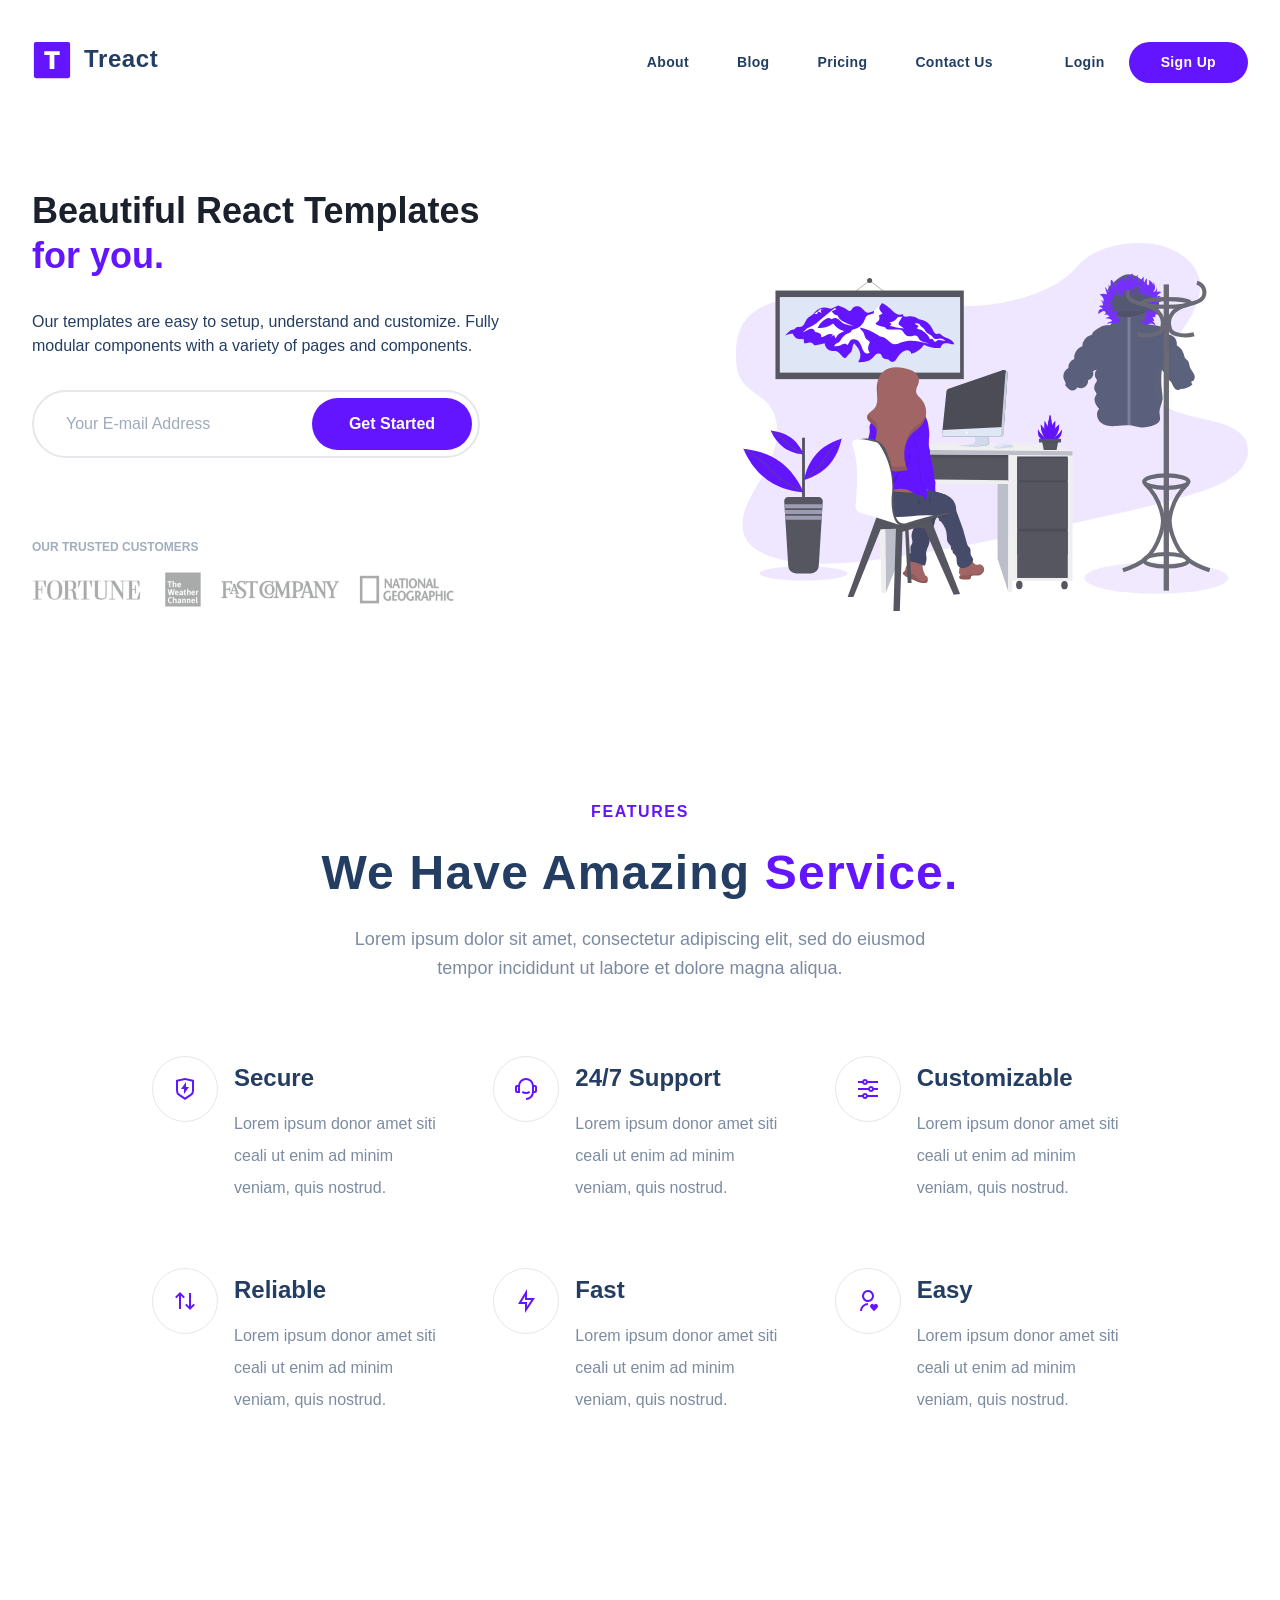
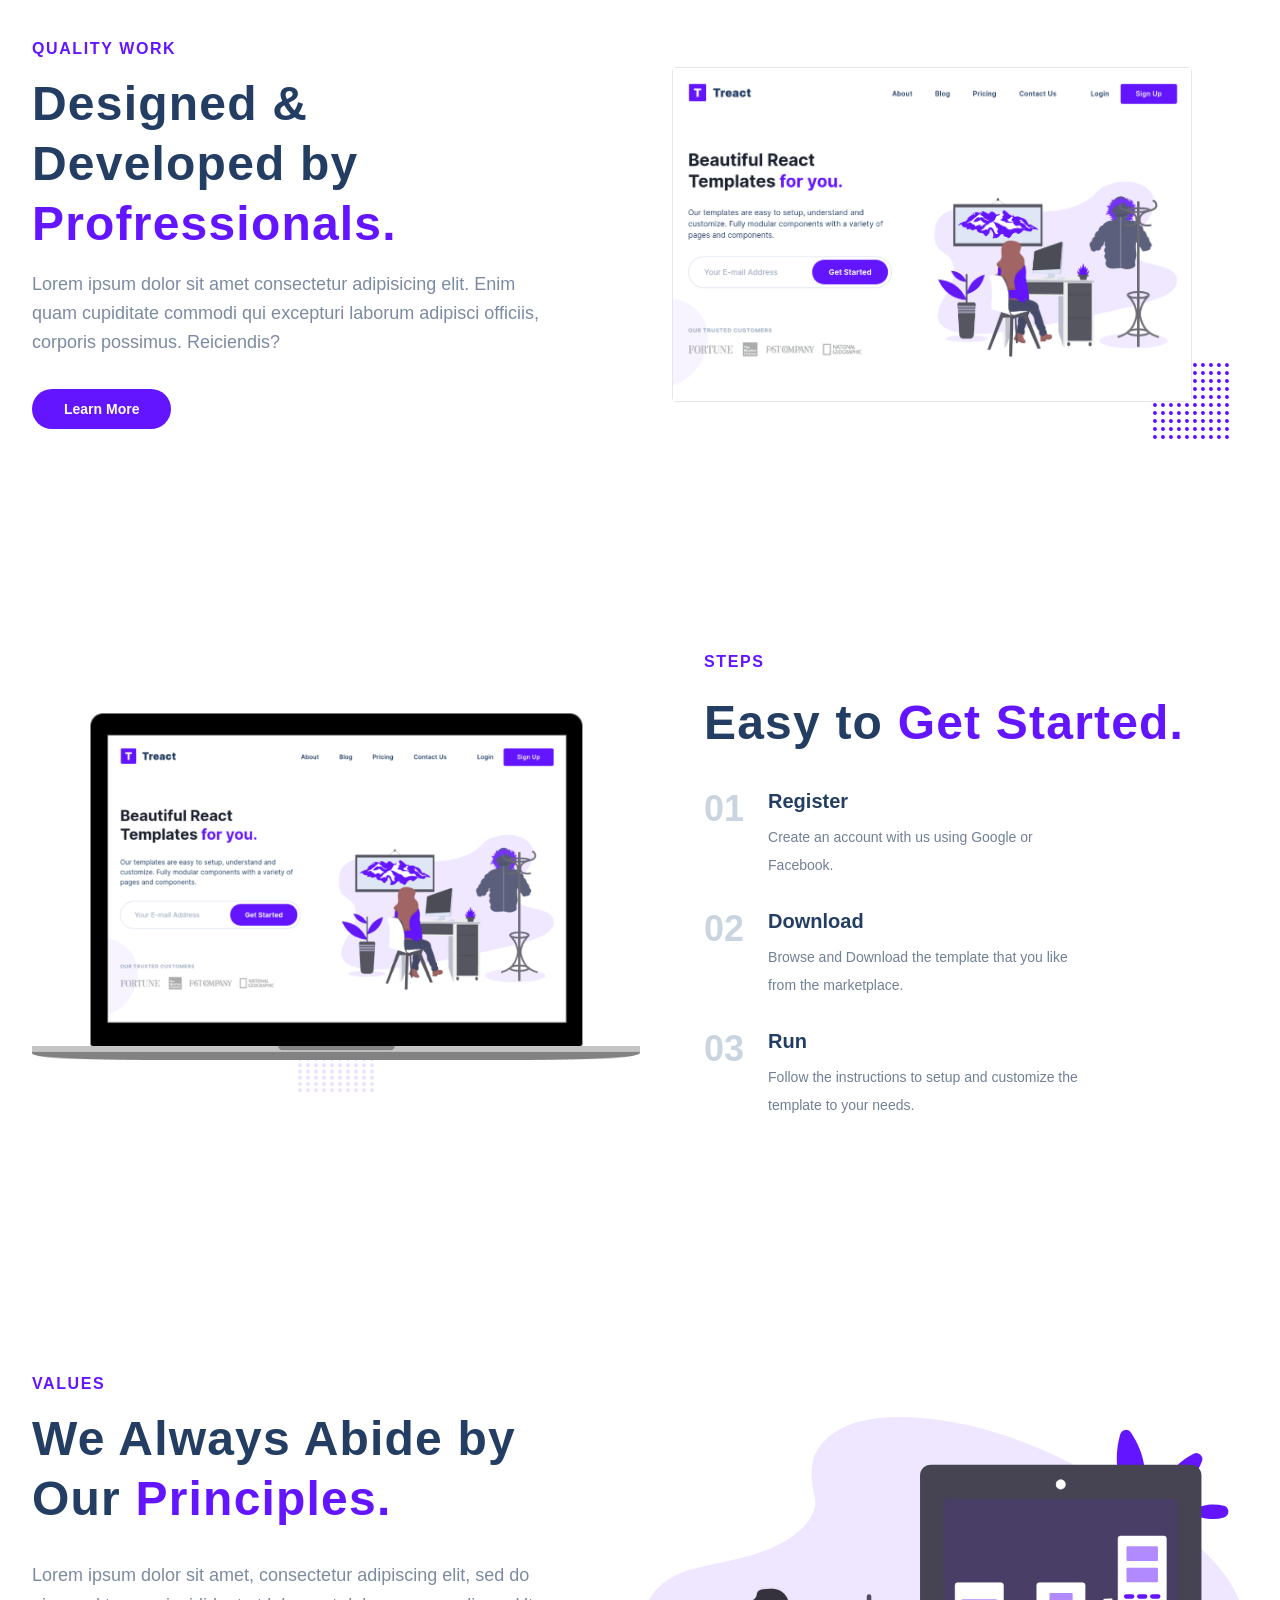
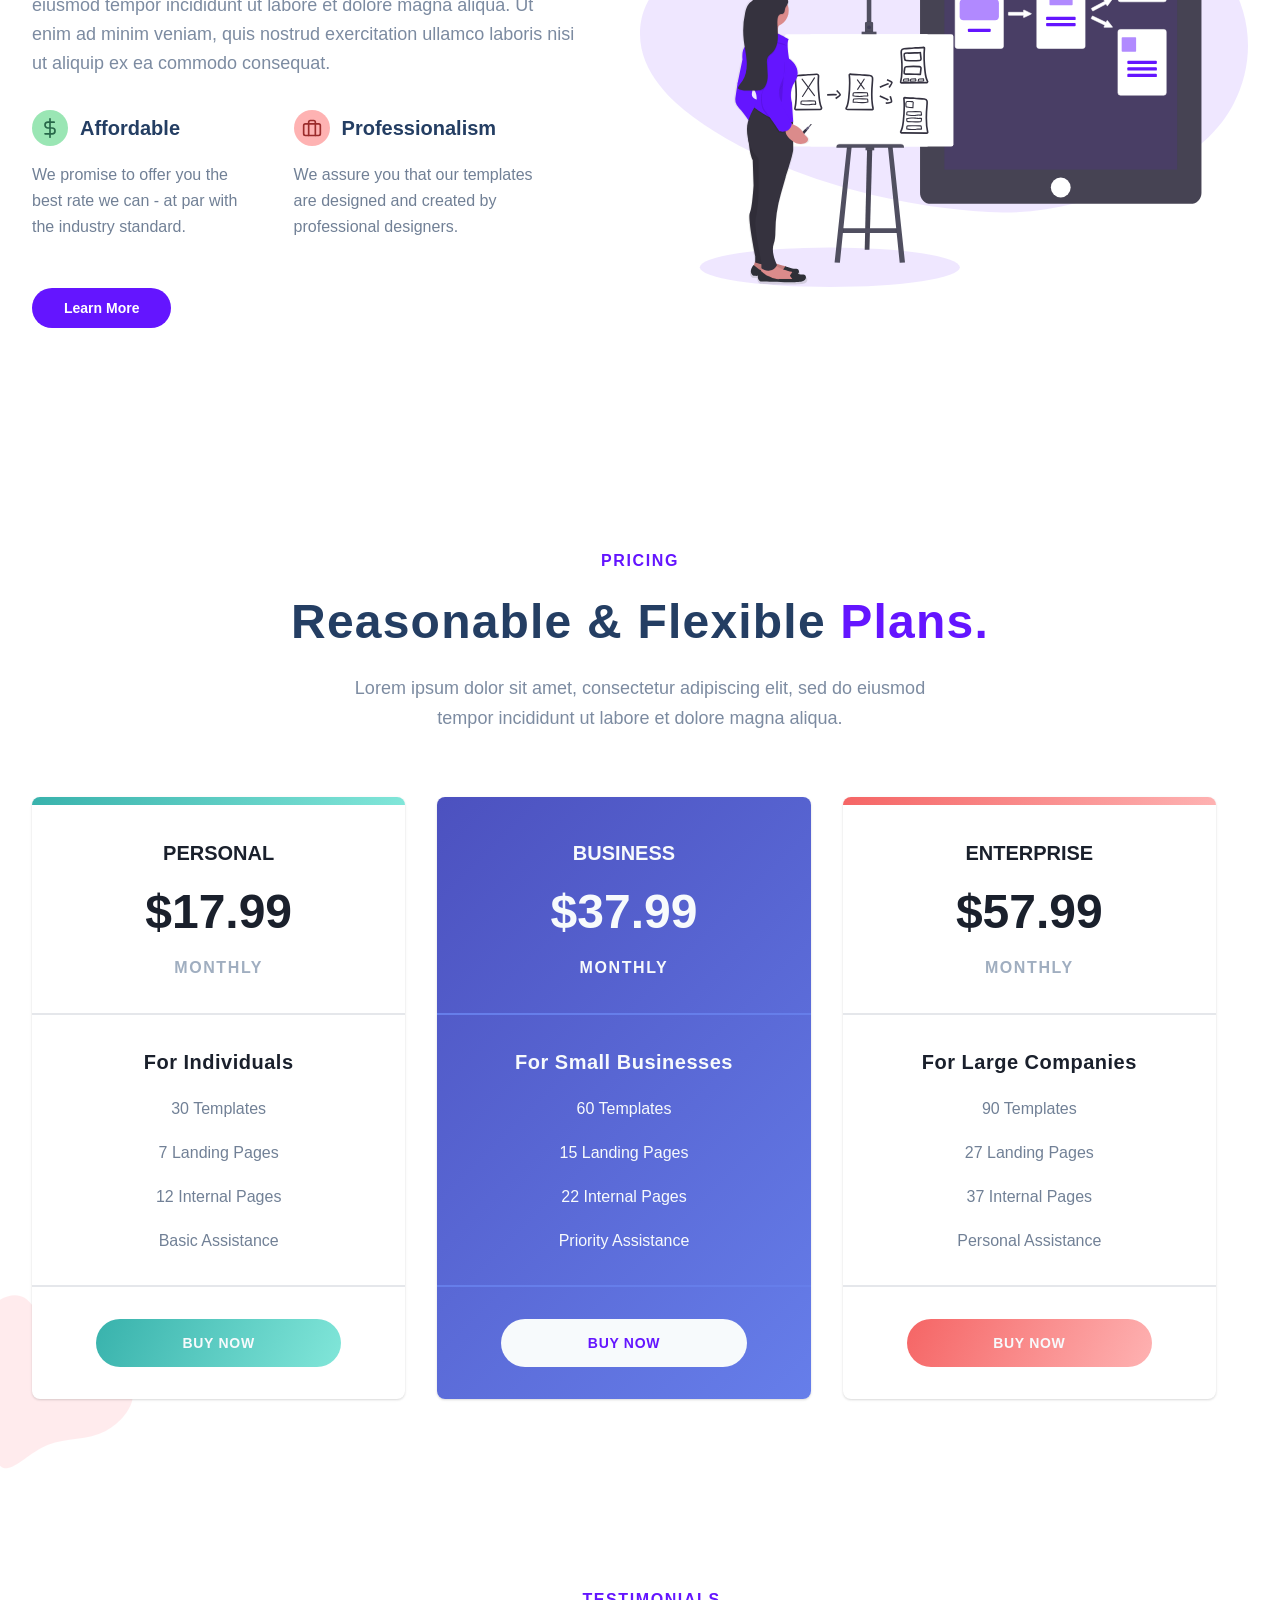
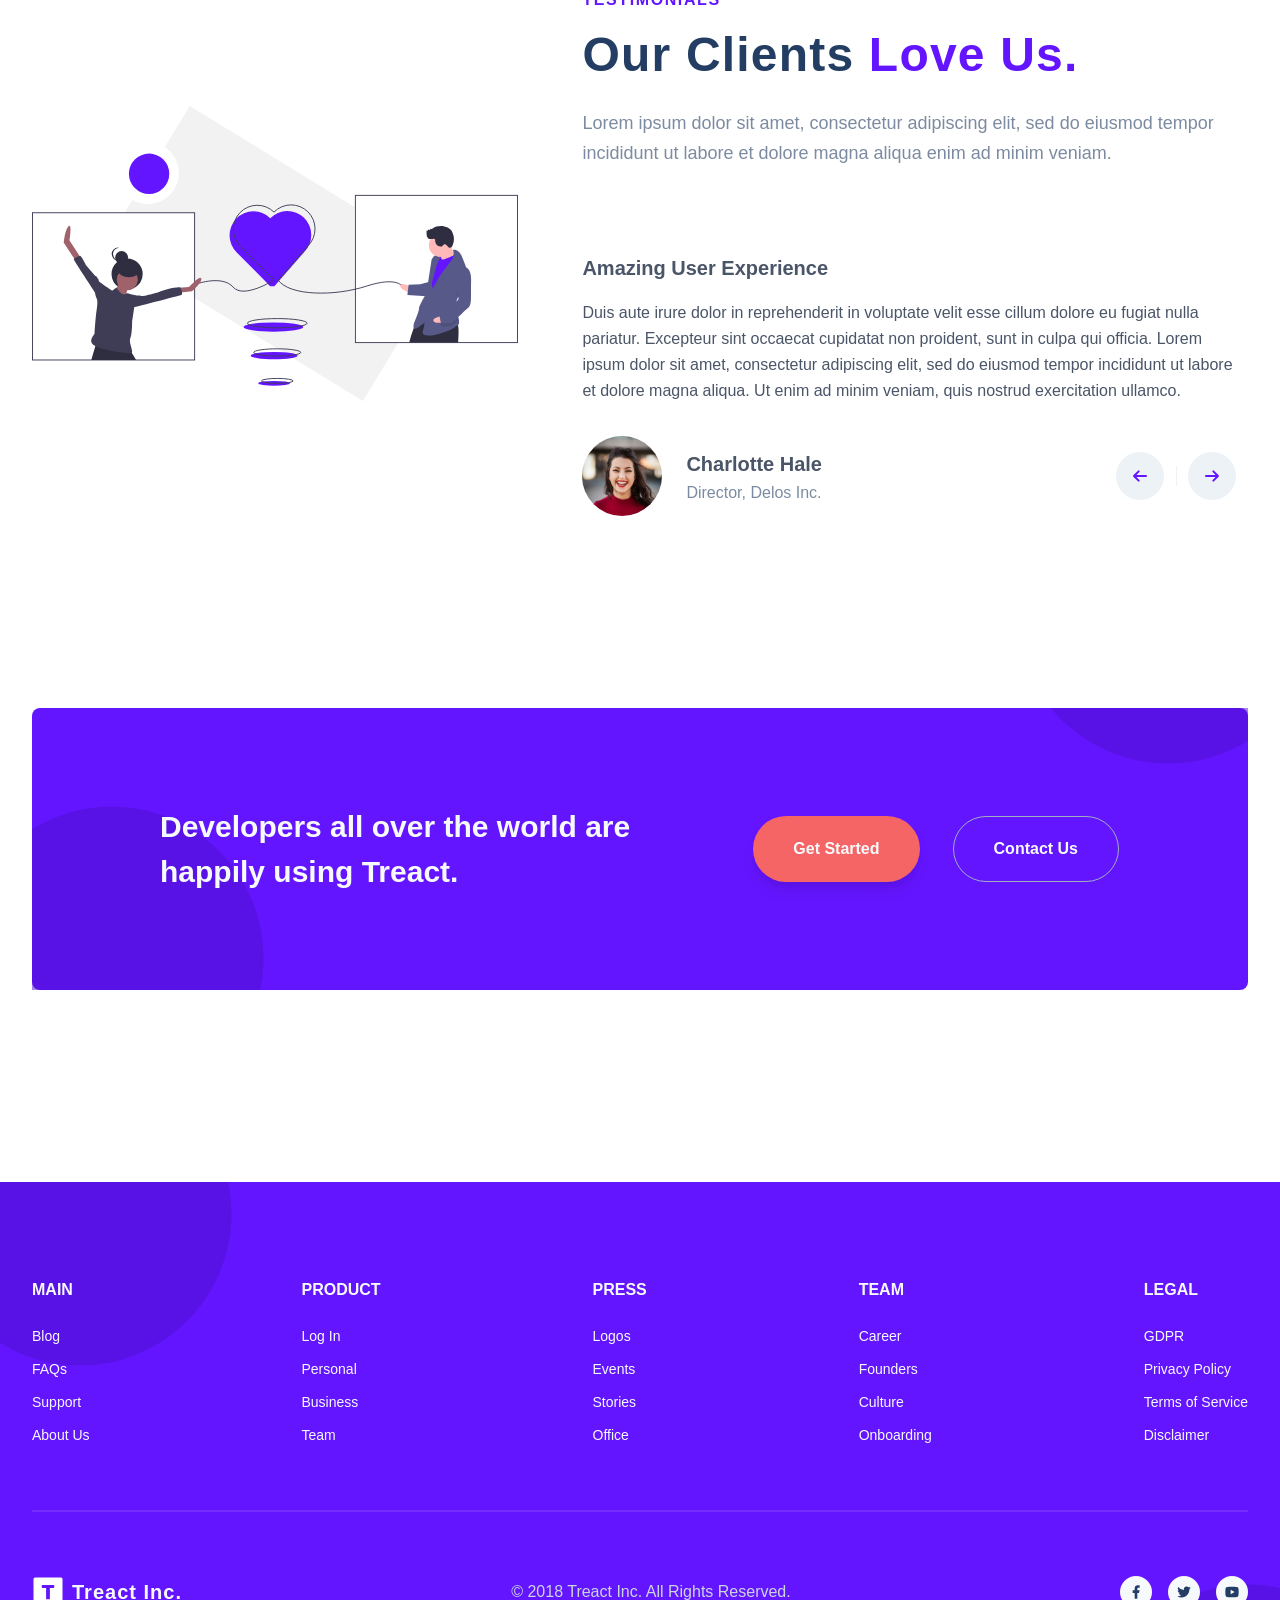
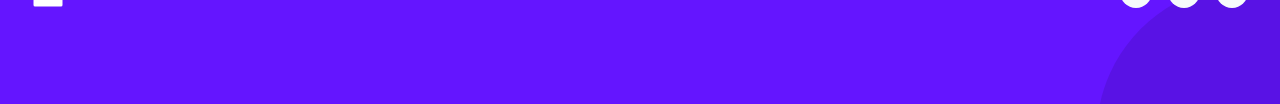
<file: 03_final_project/index.html>
<!DOCTYPE html>
<html lang="en">
	<head>
		<meta content="text/html; charset=utf-8" http-equiv="Content-Type"/>
		<meta content="width=device-width, initial-scale=1.0" name="viewport"/>
		<title>
			Treact Landing Page | Front-End Recreation
		</title>
		<link href="style.css" rel="stylesheet"/>
	</head>
	<body>
		<section id="landing">
			<nav>
				<div class="row nav__row">
					<div class="nav__brand">
						<img alt="LOGO" class="nav__brand--icon" src="./assets/logo.svg"/>
						<div class="nav__brand--name">
							Treact
						</div>
					</div>
					<div class="nav__items">
						<a class="nav__item" href="#features">About</a>
						<a class="nav__item" href="#testimonials">Blog</a>
						<a class="nav__item" href="#pricing">Pricing</a>
						<a class="nav__item" href="#contact">Contact Us</a>
						<a class="nav__item login" href="#">Login</a>
						<a class="nav__item nav__item--cta" href="#start">Sign Up</a>
					</div>
					<button class="btn__menu" onclick="openMenu()">
						<svg class="btn__menu--svg" fill="none" height="24" stroke="currentColor" stroke-linecap="round" stroke-linejoin="round" stroke-width="2" viewbox="0 0 24 24" width="24" xmlns="http://www.w3.org/2000/svg">
							<line x1="3" x2="21" y1="12" y2="12">
							</line>
							<line x1="3" x2="21" y1="6" y2="6">
							</line>
							<line x1="3" x2="21" y1="18" y2="18">
							</line>
						</svg>
					</button>
				</div>
			</nav>
			<div class="menu">
				<button class="btn__menu btn__menu--close" onclick="closeMenu()">
					<svg class="light___StyledCloseIcon-lj69nl-14 fASujC" fill="none" height="24" stroke="currentColor" stroke-linecap="round" stroke-linejoin="round" stroke-width="2" viewbox="0 0 24 24" width="24" xmlns="http://www.w3.org/2000/svg">
						<line x1="18" x2="6" y1="6" y2="18">
						</line>
						<line x1="6" x2="18" y1="6" y2="18">
						</line>
					</svg>
				</button>
				<div class="menu__links">
					<a class="menu__link" href="#features" onclick="closeMenu()">About</a>
					<a class="menu__link" href="#testimonials" onclick="closeMenu()">Blog</a>
					<a class="menu__link" href="#pricing" onclick="closeMenu()">Pricing</a>
					<a class="menu__link" href="#contact" onclick="closeMenu()">Contact Us</a>
					<a class="menu__link" href="#" onclick="closeMenu()">Login</a>
					<a class="menu__link menu__link--primary" href="#start" onclick="closeMenu()">Sign up</a>
				</div>
			</div>
			<header>
				<div class="container">
					<div class="row">
						<div class="header__intro">
							<h1>
								Beautiful React Templates
								<span class="purple">
									for you.
								</span>
							</h1>
							<p class="header__intro--text">
								Our templates are easy to setup, understand and customize. Fully
																modular components with a variety of pages and components.
							</p>
							<div class="header__signup">
								<input class="header__signup--input" placeholder="Your E-mail Address" type="text"/>
								<button class="header__signup--button">
									Get Started
								</button>
							</div>
							<p class="header__customers--title">
								OUR TRUSTED CUSTOMERS
							</p>
							<img class="header__customers" src="./assets/customer-logos.png"/>
						</div>
						<figure class="header__img--wrapper">
							<img class="header__visual" src="./assets/hero-art.svg"/>
						</figure>
					</div>
				</div>
			</header>
		</section>
		<main>
			<section id="features">
				<div class="container">
					<div class="row__narrow">
						<h4 class="section__tag">
							FEATURES
						</h4>
						<h2 class="section__title">
							We Have Amazing
							<span class="purple">
								Service.
							</span>
						</h2>
						<div class="section__para">
							Lorem ipsum dolor sit amet, consectetur adipiscing elit, sed do
														eiusmod tempor incididunt ut labore et dolore magna aliqua.
						</div>
						<div class="features">
							<div class="feature">
								<div class="feature__content">
									<figure class="feature__icon--frame">
										<img class="feature__icon" src="./assets/security.svg"/>
									</figure>
									<div class="feature__copy">
										<h2 class="feature__heading">
											Secure
										</h2>
										<p class="feature__description">
											Lorem ipsum donor amet siti ceali ut enim ad minim veniam,
																						quis nostrud.
										</p>
									</div>
								</div>
							</div>
							<div class="feature">
								<div class="feature__content">
									<figure class="feature__icon--frame">
										<img class="feature__icon" src="./assets/support.svg"/>
									</figure>
									<div class="feature__copy">
										<h2 class="feature__heading">
											24/7 Support
										</h2>
										<p class="feature__description">
											Lorem ipsum donor amet siti ceali ut enim ad minim veniam,
																						quis nostrud.
										</p>
									</div>
								</div>
							</div>
							<div class="feature">
								<div class="feature__content">
									<figure class="feature__icon--frame">
										<img class="feature__icon" src="./assets/customize.svg"/>
									</figure>
									<div class="feature__copy">
										<h2 class="feature__heading">
											Customizable
										</h2>
										<p class="feature__description">
											Lorem ipsum donor amet siti ceali ut enim ad minim veniam,
																						quis nostrud.
										</p>
									</div>
								</div>
							</div>
							<div class="feature">
								<div class="feature__content">
									<figure class="feature__icon--frame">
										<img class="feature__icon" src="./assets/reliable.svg"/>
									</figure>
									<div class="feature__copy">
										<h2 class="feature__heading">
											Reliable
										</h2>
										<p class="feature__description">
											Lorem ipsum donor amet siti ceali ut enim ad minim veniam,
																						quis nostrud.
										</p>
									</div>
								</div>
							</div>
							<div class="feature">
								<div class="feature__content">
									<figure class="feature__icon--frame">
										<img class="feature__icon" src="./assets/speed.svg"/>
									</figure>
									<div class="feature__copy">
										<h2 class="feature__heading">
											Fast
										</h2>
										<p class="feature__description">
											Lorem ipsum donor amet siti ceali ut enim ad minim veniam,
																						quis nostrud.
										</p>
									</div>
								</div>
							</div>
							<div class="feature">
								<div class="feature__content">
									<figure class="feature__icon--frame">
										<img class="feature__icon" src="./assets/simple.svg"/>
									</figure>
									<div class="feature__copy">
										<h2 class="feature__heading">
											Easy
										</h2>
										<p class="feature__description">
											Lorem ipsum donor amet siti ceali ut enim ad minim veniam,
																						quis nostrud.
										</p>
									</div>
								</div>
							</div>
						</div>
					</div>
				</div>
			</section>
			<section id="quality">
				<div class="container">
					<div class="row">
						<div class="quality__description">
							<div class="section__tag">
								QUALITY WORK
							</div>
							<h2 class="section__title">
								Designed &amp; Developed by
								<span class="purple">
									Profressionals.
								</span>
							</h2>
							<p class="section__para">
								Lorem ipsum dolor sit amet consectetur adipisicing elit. Enim
																quam cupiditate commodi qui excepturi laborum adipisci officiis,
																corporis possimus. Reiciendis?
							</p>
							<button class="btn">
								Learn More
							</button>
						</div>
						<figure class="quality__img--wrapper">
							<img class="quality__img" src="./assets/dashboard-main.png"/>
							<svg class="quality__grid" viewbox="0 0 1280 1280">
								<path d="M55 33.5C44.5 37 35 47.6 32.8 58.3c-4.3 20.6 16.3 41.2 36.9 36.9 15.5-3.2 27.5-19 26-33.9-1.1-10.5-9-21.3-19-26.2-6.1-2.9-15.5-3.6-21.7-1.6zM183 33.5c-15.1 5-25.3 21.6-22.2 36.2 2.5 11.9 13.6 23 25.4 25.5 19.4 4.1 39.5-14.2 37.5-33.9-1.1-10.5-9-21.3-19-26.2-6.1-2.9-15.5-3.6-21.7-1.6zM311 33.5c-10.5 3.5-20 14.1-22.2 24.8-4.3 20.6 16.3 41.2 36.9 36.9 15.5-3.2 27.5-19 26-33.9-1.1-10.5-9-21.3-19-26.2-6.1-2.9-15.5-3.6-21.7-1.6zM439 33.5c-10.5 3.5-20 14.1-22.2 24.8-4.3 20.6 16.3 41.2 36.9 36.9 15.5-3.2 27.5-19 26-33.9-1.1-10.5-9-21.3-19-26.2-6.1-2.9-15.5-3.6-21.7-1.6zM567 33.5c-10.5 3.5-20 14.1-22.2 24.8-4.3 20.6 16.3 41.2 36.9 36.9 15.5-3.2 27.5-19 26-33.9-1.1-10.5-9-21.3-19-26.2-6.1-2.9-15.5-3.6-21.7-1.6zM695 33.5c-10.5 3.5-20 14.1-22.2 24.8-4.3 20.6 16.3 41.2 36.9 36.9 15.5-3.2 27.5-19 26-33.9-1.1-10.5-9-21.3-19-26.2-6.1-2.9-15.5-3.6-21.7-1.6zM823 33.5c-10.5 3.5-20 14.1-22.2 24.8-4.3 20.6 16.3 41.2 36.9 36.9 15.5-3.2 27.5-19 26-33.9-1.1-10.5-9-21.3-19-26.2-6.1-2.9-15.5-3.6-21.7-1.6zM951 33.5c-10.5 3.5-20 14.1-22.2 24.8-4.3 20.6 16.3 41.2 36.9 36.9 15.5-3.2 27.5-19 26-33.9-1.1-10.5-9-21.3-19-26.2-6.1-2.9-15.5-3.6-21.7-1.6zM1079 33.5c-10.5 3.5-20 14.1-22.2 24.8-2.5 11.7 3.2 24.4 14.2 31.9 10.7 7.4 22.9 7.5 33.7.3 17.7-11.8 20.1-33.8 5.3-48.5-8.5-8.6-20.7-11.9-31-8.5zM1207 33.5c-10.5 3.5-20 14.1-22.2 24.8-2.5 11.7 3.2 24.4 14.2 31.9 10.7 7.4 22.9 7.5 33.7.3 17.7-11.8 20.1-33.8 5.3-48.5-8.5-8.6-20.7-11.9-31-8.5zM55 161.5c-10.5 3.5-20 14.1-22.2 24.8-4.3 20.6 16.3 41.2 36.9 36.9 15.5-3.2 27.5-19 26-33.9-1.1-10.5-9-21.3-19-26.2-6.1-2.9-15.5-3.6-21.7-1.6zM183 161.5c-15.1 5-25.3 21.6-22.2 36.2 2.5 11.9 13.6 23 25.4 25.5 19.4 4.1 39.5-14.2 37.5-33.9-1.1-10.5-9-21.3-19-26.2-6.1-2.9-15.5-3.6-21.7-1.6zM311 161.5c-10.5 3.5-20 14.1-22.2 24.8-4.3 20.6 16.3 41.2 36.9 36.9 15.5-3.2 27.5-19 26-33.9-1.1-10.5-9-21.3-19-26.2-6.1-2.9-15.5-3.6-21.7-1.6zM439 161.5c-10.5 3.5-20 14.1-22.2 24.8-4.3 20.6 16.3 41.2 36.9 36.9 15.5-3.2 27.5-19 26-33.9-1.1-10.5-9-21.3-19-26.2-6.1-2.9-15.5-3.6-21.7-1.6zM567 161.5c-10.5 3.5-20 14.1-22.2 24.8-4.3 20.6 16.3 41.2 36.9 36.9 15.5-3.2 27.5-19 26-33.9-1.1-10.5-9-21.3-19-26.2-6.1-2.9-15.5-3.6-21.7-1.6zM695 161.5c-10.5 3.5-20 14.1-22.2 24.8-4.3 20.6 16.3 41.2 36.9 36.9 15.5-3.2 27.5-19 26-33.9-1.1-10.5-9-21.3-19-26.2-6.1-2.9-15.5-3.6-21.7-1.6zM823 161.5c-10.5 3.5-20 14.1-22.2 24.8-4.3 20.6 16.3 41.2 36.9 36.9 15.5-3.2 27.5-19 26-33.9-1.1-10.5-9-21.3-19-26.2-6.1-2.9-15.5-3.6-21.7-1.6zM951 161.5c-10.5 3.5-20 14.1-22.2 24.8-4.3 20.6 16.3 41.2 36.9 36.9 15.5-3.2 27.5-19 26-33.9-1.1-10.5-9-21.3-19-26.2-6.1-2.9-15.5-3.6-21.7-1.6zM1079 161.5c-10.5 3.5-20 14.1-22.2 24.8-2.5 11.7 3.2 24.4 14.2 31.9 10.7 7.4 22.9 7.5 33.7.3 17.7-11.8 20.1-33.8 5.3-48.5-8.5-8.6-20.7-11.9-31-8.5zM1207 161.5c-10.5 3.5-20 14.1-22.2 24.8-2.5 11.7 3.2 24.4 14.2 31.9 10.7 7.4 22.9 7.5 33.7.3 17.7-11.8 20.1-33.8 5.3-48.5-8.5-8.6-20.7-11.9-31-8.5zM55 289.5c-10.5 3.5-20 14.1-22.2 24.8-4.3 20.6 16.3 41.2 36.9 36.9 15.5-3.2 27.5-19 26-33.9-1.1-10.5-9-21.3-19-26.2-6.1-2.9-15.5-3.6-21.7-1.6zM183 289.5c-10.5 3.5-20 14.1-22.2 24.8-4.3 20.6 16.3 41.2 36.9 36.9 15.5-3.2 27.5-19 26-33.9-1.1-10.5-9-21.3-19-26.2-6.1-2.9-15.5-3.6-21.7-1.6zM311 289.5c-10.5 3.5-20 14.1-22.2 24.8-4.3 20.6 16.3 41.2 36.9 36.9 15.5-3.2 27.5-19 26-33.9-1.1-10.5-9-21.3-19-26.2-6.1-2.9-15.5-3.6-21.7-1.6zM439 289.5c-10.5 3.5-20 14.1-22.2 24.8-4.3 20.6 16.3 41.2 36.9 36.9 15.5-3.2 27.5-19 26-33.9-1.1-10.5-9-21.3-19-26.2-6.1-2.9-15.5-3.6-21.7-1.6zM567 289.5c-10.5 3.5-20 14.1-22.2 24.8-4.3 20.6 16.3 41.2 36.9 36.9 15.5-3.2 27.5-19 26-33.9-1.1-10.5-9-21.3-19-26.2-6.1-2.9-15.5-3.6-21.7-1.6zM695 289.5c-10.5 3.5-20 14.1-22.2 24.8-4.3 20.6 16.3 41.2 36.9 36.9 15.5-3.2 27.5-19 26-33.9-1.1-10.5-9-21.3-19-26.2-6.1-2.9-15.5-3.6-21.7-1.6zM823 289.5c-10.5 3.5-20 14.1-22.2 24.8-4.3 20.6 16.3 41.2 36.9 36.9 15.5-3.2 27.5-19 26-33.9-1.1-10.5-9-21.3-19-26.2-6.1-2.9-15.5-3.6-21.7-1.6zM951 289.5c-10.5 3.5-20 14.1-22.2 24.8-4.3 20.6 16.3 41.2 36.9 36.9 15.5-3.2 27.5-19 26-33.9-1.1-10.5-9-21.3-19-26.2-6.1-2.9-15.5-3.6-21.7-1.6zM1079 289.5c-10.5 3.5-20 14.1-22.2 24.8-4.3 20.6 16.3 41.2 36.9 36.9 15.5-3.2 27.5-19 26-33.9-1.1-10.5-9-21.3-19-26.2-6.1-2.9-15.5-3.6-21.7-1.6zM1207 289.5c-10.5 3.5-20 14.1-22.2 24.8-4.3 20.6 16.3 41.2 36.9 36.9 15.5-3.2 27.5-19 26-33.9-1.1-10.5-9-21.3-19-26.2-6.1-2.9-15.5-3.6-21.7-1.6zM55 417.5c-10.5 3.5-20 14.1-22.2 24.8-4.3 20.6 16.3 41.2 36.9 36.9 15.5-3.2 27.5-19 26-33.9-1.1-10.5-9-21.3-19-26.2-6.1-2.9-15.5-3.6-21.7-1.6zM183 417.5c-10.5 3.5-20 14.1-22.2 24.8-4.3 20.6 16.3 41.2 36.9 36.9 15.5-3.2 27.5-19 26-33.9-1.1-10.5-9-21.3-19-26.2-6.1-2.9-15.5-3.6-21.7-1.6zM311 417.5c-10.5 3.5-20 14.1-22.2 24.8-4.3 20.6 16.3 41.2 36.9 36.9 15.5-3.2 27.5-19 26-33.9-1.1-10.5-9-21.3-19-26.2-6.1-2.9-15.5-3.6-21.7-1.6zM439 417.5c-10.5 3.5-20 14.1-22.2 24.8-4.3 20.6 16.3 41.2 36.9 36.9 15.5-3.2 27.5-19 26-33.9-1.1-10.5-9-21.3-19-26.2-6.1-2.9-15.5-3.6-21.7-1.6zM567 417.5c-10.5 3.5-20 14.1-22.2 24.8-4.3 20.6 16.3 41.2 36.9 36.9 15.5-3.2 27.5-19 26-33.9-1.1-10.5-9-21.3-19-26.2-6.1-2.9-15.5-3.6-21.7-1.6zM695 417.5c-10.5 3.5-20 14.1-22.2 24.8-4.3 20.6 16.3 41.2 36.9 36.9 15.5-3.2 27.5-19 26-33.9-1.1-10.5-9-21.3-19-26.2-6.1-2.9-15.5-3.6-21.7-1.6zM823 417.5c-10.5 3.5-20 14.1-22.2 24.8-4.3 20.6 16.3 41.2 36.9 36.9 15.5-3.2 27.5-19 26-33.9-1.1-10.5-9-21.3-19-26.2-6.1-2.9-15.5-3.6-21.7-1.6zM951 417.5c-10.5 3.5-20 14.1-22.2 24.8-4.3 20.6 16.3 41.2 36.9 36.9 15.5-3.2 27.5-19 26-33.9-1.1-10.5-9-21.3-19-26.2-6.1-2.9-15.5-3.6-21.7-1.6zM1079 417.5c-10.5 3.5-20 14.1-22.2 24.8-4.3 20.6 16.3 41.2 36.9 36.9 15.5-3.2 27.5-19 26-33.9-1.1-10.5-9-21.3-19-26.2-6.1-2.9-15.5-3.6-21.7-1.6zM1207 417.5c-10.5 3.5-20 14.1-22.2 24.8-4.3 20.6 16.3 41.2 36.9 36.9 15.5-3.2 27.5-19 26-33.9-1.1-10.5-9-21.3-19-26.2-6.1-2.9-15.5-3.6-21.7-1.6zM55 545.5c-10.5 3.5-20 14.1-22.2 24.8-4.3 20.6 16.3 41.2 36.9 36.9 15.5-3.2 27.5-19 26-33.9-1.1-10.5-9-21.3-19-26.2-6.1-2.9-15.5-3.6-21.7-1.6zM183 545.5c-10.5 3.5-20 14.1-22.2 24.8-4.3 20.6 16.3 41.2 36.9 36.9 15.5-3.2 27.5-19 26-33.9-1.1-10.5-9-21.3-19-26.2-6.1-2.9-15.5-3.6-21.7-1.6zM311 545.5c-10.5 3.5-20 14.1-22.2 24.8-4.3 20.6 16.3 41.2 36.9 36.9 15.5-3.2 27.5-19 26-33.9-1.1-10.5-9-21.3-19-26.2-6.1-2.9-15.5-3.6-21.7-1.6zM439 545.5c-10.5 3.5-20 14.1-22.2 24.8-4.3 20.6 16.3 41.2 36.9 36.9 15.5-3.2 27.5-19 26-33.9-1.1-10.5-9-21.3-19-26.2-6.1-2.9-15.5-3.6-21.7-1.6zM567 545.5c-10.5 3.5-20 14.1-22.2 24.8-4.3 20.6 16.3 41.2 36.9 36.9 15.5-3.2 27.5-19 26-33.9-1.1-10.5-9-21.3-19-26.2-6.1-2.9-15.5-3.6-21.7-1.6zM695 545.5c-10.5 3.5-20 14.1-22.2 24.8-4.3 20.6 16.3 41.2 36.9 36.9 15.5-3.2 27.5-19 26-33.9-1.1-10.5-9-21.3-19-26.2-6.1-2.9-15.5-3.6-21.7-1.6zM823 545.5c-10.5 3.5-20 14.1-22.2 24.8-4.3 20.6 16.3 41.2 36.9 36.9 15.5-3.2 27.5-19 26-33.9-1.1-10.5-9-21.3-19-26.2-6.1-2.9-15.5-3.6-21.7-1.6zM951 545.5c-10.5 3.5-20 14.1-22.2 24.8-4.3 20.6 16.3 41.2 36.9 36.9 15.5-3.2 27.5-19 26-33.9-1.1-10.5-9-21.3-19-26.2-6.1-2.9-15.5-3.6-21.7-1.6zM1079 545.5c-10.5 3.5-20 14.1-22.2 24.8-4.3 20.6 16.3 41.2 36.9 36.9 15.5-3.2 27.5-19 26-33.9-1.1-10.5-9-21.3-19-26.2-6.1-2.9-15.5-3.6-21.7-1.6zM1207 545.5c-10.5 3.5-20 14.1-22.2 24.8-4.3 20.6 16.3 41.2 36.9 36.9 15.5-3.2 27.5-19 26-33.9-1.1-10.5-9-21.3-19-26.2-6.1-2.9-15.5-3.6-21.7-1.6zM55 673.5c-10.5 3.5-20 14.1-22.2 24.8-4.3 20.6 16.3 41.2 36.9 36.9 15.5-3.2 27.5-19 26-33.9-1.1-10.5-9-21.3-19-26.2-6.1-2.9-15.5-3.6-21.7-1.6zM183 673.5c-10.5 3.5-20 14.1-22.2 24.8-4.3 20.6 16.3 41.2 36.9 36.9 15.5-3.2 27.5-19 26-33.9-1.1-10.5-9-21.3-19-26.2-6.1-2.9-15.5-3.6-21.7-1.6zM311 673.5c-10.5 3.5-20 14.1-22.2 24.8-4.3 20.6 16.3 41.2 36.9 36.9 15.5-3.2 27.5-19 26-33.9-1.1-10.5-9-21.3-19-26.2-6.1-2.9-15.5-3.6-21.7-1.6zM439 673.5c-10.5 3.5-20 14.1-22.2 24.8-4.3 20.6 16.3 41.2 36.9 36.9 15.5-3.2 27.5-19 26-33.9-1.1-10.5-9-21.3-19-26.2-6.1-2.9-15.5-3.6-21.7-1.6zM567 673.5c-10.5 3.5-20 14.1-22.2 24.8-4.3 20.6 16.3 41.2 36.9 36.9 15.5-3.2 27.5-19 26-33.9-1.1-10.5-9-21.3-19-26.2-6.1-2.9-15.5-3.6-21.7-1.6zM695 673.5c-10.5 3.5-20 14.1-22.2 24.8-4.3 20.6 16.3 41.2 36.9 36.9 15.5-3.2 27.5-19 26-33.9-1.1-10.5-9-21.3-19-26.2-6.1-2.9-15.5-3.6-21.7-1.6zM823 673.5c-10.5 3.5-20 14.1-22.2 24.8-4.3 20.6 16.3 41.2 36.9 36.9 15.5-3.2 27.5-19 26-33.9-1.1-10.5-9-21.3-19-26.2-6.1-2.9-15.5-3.6-21.7-1.6zM951 673.5c-10.5 3.5-20 14.1-22.2 24.8-4.3 20.6 16.3 41.2 36.9 36.9 15.5-3.2 27.5-19 26-33.9-1.1-10.5-9-21.3-19-26.2-6.1-2.9-15.5-3.6-21.7-1.6zM1079 673.5c-10.5 3.5-20 14.1-22.2 24.8-4.3 20.6 16.3 41.2 36.9 36.9 15.5-3.2 27.5-19 26-33.9-1.1-10.5-9-21.3-19-26.2-6.1-2.9-15.5-3.6-21.7-1.6zM1207 673.5c-10.5 3.5-20 14.1-22.2 24.8-4.3 20.6 16.3 41.2 36.9 36.9 15.5-3.2 27.5-19 26-33.9-1.1-10.5-9-21.3-19-26.2-6.1-2.9-15.5-3.6-21.7-1.6zM55 801.5c-10.5 3.5-20 14.1-22.2 24.8-4.3 20.6 16.3 41.2 36.9 36.9 15.5-3.2 27.5-19 26-33.9-1.1-10.5-9-21.3-19-26.2-6.1-2.9-15.5-3.6-21.7-1.6zM183 801.5c-10.5 3.5-20 14.1-22.2 24.8-4.3 20.6 16.3 41.2 36.9 36.9 15.5-3.2 27.5-19 26-33.9-1.1-10.5-9-21.3-19-26.2-6.1-2.9-15.5-3.6-21.7-1.6zM311 801.5c-10.5 3.5-20 14.1-22.2 24.8-2.5 11.7 3.2 24.4 14.2 31.9 10.7 7.4 22.9 7.5 33.7.3 17.7-11.8 20.1-33.8 5.3-48.5-8.5-8.6-20.7-11.9-31-8.5zM439 801.5c-10.5 3.5-20 14.1-22.2 24.8-2.5 11.7 3.2 24.4 14.2 31.9 10.7 7.4 22.9 7.5 33.7.3 17.7-11.8 20.1-33.8 5.3-48.5-8.5-8.6-20.7-11.9-31-8.5zM567 801.5c-15.1 5-25.3 21.6-22.2 36.2 2.5 11.9 13.6 23 25.5 25.5 19.3 4.1 39.4-14.2 37.4-33.9-1.1-10.5-9-21.3-19-26.2-6.1-2.9-15.5-3.6-21.7-1.6zM695 801.5c-15.1 5-25.3 21.6-22.2 36.2 2.5 11.9 13.6 23 25.5 25.5 19.3 4.1 39.4-14.2 37.4-33.9-1.1-10.5-9-21.3-19-26.2-6.1-2.9-15.5-3.6-21.7-1.6zM823 801.5c-15.1 5-25.3 21.6-22.2 36.2 2.5 11.9 13.6 23 25.5 25.5 19.3 4.1 39.4-14.2 37.4-33.9-1.1-10.5-9-21.3-19-26.2-6.1-2.9-15.5-3.6-21.7-1.6zM951 801.5c-15.1 5-25.3 21.6-22.2 36.2 2.5 11.9 13.6 23 25.5 25.5 19.3 4.1 39.4-14.2 37.4-33.9-1.1-10.5-9-21.3-19-26.2-6.1-2.9-15.5-3.6-21.7-1.6zM1079 801.5c-10.5 3.5-20 14.1-22.2 24.8-4.3 20.6 16.3 41.2 36.9 36.9 15.5-3.2 27.5-19 26-33.9-1.1-10.5-9-21.3-19-26.2-6.1-2.9-15.5-3.6-21.7-1.6zM1207 801.5c-10.5 3.5-20 14.1-22.2 24.8-4.3 20.6 16.3 41.2 36.9 36.9 15.5-3.2 27.5-19 26-33.9-1.1-10.5-9-21.3-19-26.2-6.1-2.9-15.5-3.6-21.7-1.6zM55 929.5c-10.5 3.5-20 14.1-22.2 24.8-4.3 20.6 16.3 41.2 36.9 36.9 15.5-3.2 27.5-19 26-33.9-1.1-10.5-9-21.3-19-26.2-6.1-2.9-15.5-3.6-21.7-1.6zM183 929.5c-10.5 3.5-20 14.1-22.2 24.8-4.3 20.6 16.3 41.2 36.9 36.9 15.5-3.2 27.5-19 26-33.9-1.1-10.5-9-21.3-19-26.2-6.1-2.9-15.5-3.6-21.7-1.6zM311 929.5c-10.5 3.5-20 14.1-22.2 24.8-2.5 11.7 3.2 24.4 14.2 31.9 10.7 7.4 22.9 7.5 33.7.3 17.7-11.8 20.1-33.8 5.3-48.5-8.5-8.6-20.7-11.9-31-8.5zM439 929.5c-10.5 3.5-20 14.1-22.2 24.8-2.5 11.7 3.2 24.4 14.2 31.9 10.7 7.4 22.9 7.5 33.7.3 17.7-11.8 20.1-33.8 5.3-48.5-8.5-8.6-20.7-11.9-31-8.5zM567 929.5c-15.1 5-25.3 21.6-22.2 36.2 2.5 11.9 13.6 23 25.5 25.5 19.3 4.1 39.4-14.2 37.4-33.9-1.1-10.5-9-21.3-19-26.2-6.1-2.9-15.5-3.6-21.7-1.6zM695 929.5c-15.1 5-25.3 21.6-22.2 36.2 2.5 11.9 13.6 23 25.5 25.5 19.3 4.1 39.4-14.2 37.4-33.9-1.1-10.5-9-21.3-19-26.2-6.1-2.9-15.5-3.6-21.7-1.6zM823 929.5c-15.1 5-25.3 21.6-22.2 36.2 2.5 11.9 13.6 23 25.5 25.5 19.3 4.1 39.4-14.2 37.4-33.9-1.1-10.5-9-21.3-19-26.2-6.1-2.9-15.5-3.6-21.7-1.6zM951 929.5c-15.1 5-25.3 21.6-22.2 36.2 2.5 11.9 13.6 23 25.5 25.5 19.3 4.1 39.4-14.2 37.4-33.9-1.1-10.5-9-21.3-19-26.2-6.1-2.9-15.5-3.6-21.7-1.6zM1079 929.5c-10.5 3.5-20 14.1-22.2 24.8-4.3 20.6 16.3 41.2 36.9 36.9 15.5-3.2 27.5-19 26-33.9-1.1-10.5-9-21.3-19-26.2-6.1-2.9-15.5-3.6-21.7-1.6zM1207 929.5c-10.5 3.5-20 14.1-22.2 24.8-4.3 20.6 16.3 41.2 36.9 36.9 15.5-3.2 27.5-19 26-33.9-1.1-10.5-9-21.3-19-26.2-6.1-2.9-15.5-3.6-21.7-1.6zM55 1057.5c-10.5 3.5-20 14.1-22.2 24.8-4.3 20.6 16.3 41.2 36.9 36.9 15.5-3.2 27.5-19 26-33.9-1.1-10.5-9-21.3-19-26.2-6.1-2.9-15.5-3.6-21.7-1.6zM183 1057.5c-10.5 3.5-20 14.1-22.2 24.8-4.3 20.6 16.3 41.2 36.9 36.9 15.5-3.2 27.5-19 26-33.9-1.1-10.5-9-21.3-19-26.2-6.1-2.9-15.5-3.6-21.7-1.6zM311 1057.5c-10.5 3.5-20 14.1-22.2 24.8-2.5 11.7 3.2 24.4 14.2 31.9 10.7 7.4 22.9 7.5 33.7.3 17.7-11.8 20.1-33.8 5.3-48.5-8.5-8.6-20.7-11.9-31-8.5zM439 1057.5c-10.5 3.5-20 14.1-22.2 24.8-2.5 11.7 3.2 24.4 14.2 31.9 10.7 7.4 22.9 7.5 33.7.3 17.7-11.8 20.1-33.8 5.3-48.5-8.5-8.6-20.7-11.9-31-8.5zM567 1057.5c-10.5 3.5-20 14.1-22.2 24.8-4.3 20.6 16.3 41.2 36.9 36.9 15.5-3.2 27.5-19 26-33.9-1.1-10.5-9-21.3-19-26.2-6.1-2.9-15.5-3.6-21.7-1.6zM695 1057.5c-10.5 3.5-20 14.1-22.2 24.8-4.3 20.6 16.3 41.2 36.9 36.9 15.5-3.2 27.5-19 26-33.9-1.1-10.5-9-21.3-19-26.2-6.1-2.9-15.5-3.6-21.7-1.6zM823 1057.5c-10.5 3.5-20 14.1-22.2 24.8-4.3 20.6 16.3 41.2 36.9 36.9 15.5-3.2 27.5-19 26-33.9-1.1-10.5-9-21.3-19-26.2-6.1-2.9-15.5-3.6-21.7-1.6zM951 1057.5c-10.5 3.5-20 14.1-22.2 24.8-4.3 20.6 16.3 41.2 36.9 36.9 15.5-3.2 27.5-19 26-33.9-1.1-10.5-9-21.3-19-26.2-6.1-2.9-15.5-3.6-21.7-1.6zM1079 1057.5c-10.5 3.5-20 14.1-22.2 24.8-4.3 20.6 16.3 41.2 36.9 36.9 15.5-3.2 27.5-19 26-33.9-1.1-10.5-9-21.3-19-26.2-6.1-2.9-15.5-3.6-21.7-1.6zM1207 1057.5c-10.5 3.5-20 14.1-22.2 24.8-4.3 20.6 16.3 41.2 36.9 36.9 15.5-3.2 27.5-19 26-33.9-1.1-10.5-9-21.3-19-26.2-6.1-2.9-15.5-3.6-21.7-1.6zM55 1185.5c-10.5 3.5-20 14.1-22.2 24.8-4.3 20.6 16.3 41.2 36.9 36.9 15.5-3.2 27.5-19 26-33.9-1.1-10.5-9-21.3-19-26.2-6.1-2.9-15.5-3.6-21.7-1.6zM183 1185.5c-10.5 3.5-20 14.1-22.2 24.8-4.3 20.6 16.3 41.2 36.9 36.9 15.5-3.2 27.5-19 26-33.9-1.1-10.5-9-21.3-19-26.2-6.1-2.9-15.5-3.6-21.7-1.6zM311 1185.5c-10.5 3.5-20 14.1-22.2 24.8-4.3 20.6 16.3 41.2 36.9 36.9 15.5-3.2 27.5-19 26-33.9-1.1-10.5-9-21.3-19-26.2-6.1-2.9-15.5-3.6-21.7-1.6zM439 1185.5c-10.5 3.5-20 14.1-22.2 24.8-4.3 20.6 16.3 41.2 36.9 36.9 15.5-3.2 27.5-19 26-33.9-1.1-10.5-9-21.3-19-26.2-6.1-2.9-15.5-3.6-21.7-1.6zM567 1185.5c-10.5 3.5-20 14.1-22.2 24.8-4.3 20.6 16.3 41.2 36.9 36.9 15.5-3.2 27.5-19 26-33.9-1.1-10.5-9-21.3-19-26.2-6.1-2.9-15.5-3.6-21.7-1.6zM695 1185.5c-10.5 3.5-20 14.1-22.2 24.8-4.3 20.6 16.3 41.2 36.9 36.9 15.5-3.2 27.5-19 26-33.9-1.1-10.5-9-21.3-19-26.2-6.1-2.9-15.5-3.6-21.7-1.6zM823 1185.5c-10.5 3.5-20 14.1-22.2 24.8-4.3 20.6 16.3 41.2 36.9 36.9 15.5-3.2 27.5-19 26-33.9-1.1-10.5-9-21.3-19-26.2-6.1-2.9-15.5-3.6-21.7-1.6zM951 1185.5c-10.5 3.5-20 14.1-22.2 24.8-4.3 20.6 16.3 41.2 36.9 36.9 15.5-3.2 27.5-19 26-33.9-1.1-10.5-9-21.3-19-26.2-6.1-2.9-15.5-3.6-21.7-1.6zM1079 1185.5c-10.5 3.5-20 14.1-22.2 24.8-4.3 20.6 16.3 41.2 36.9 36.9 15.5-3.2 27.5-19 26-33.9-1.1-10.5-9-21.3-19-26.2-6.1-2.9-15.5-3.6-21.7-1.6zM1207 1185.5c-10.5 3.5-20 14.1-22.2 24.8-4.3 20.6 16.3 41.2 36.9 36.9 15.5-3.2 27.5-19 26-33.9-1.1-10.5-9-21.3-19-26.2-6.1-2.9-15.5-3.6-21.7-1.6z">
								</path>
							</svg>
						</figure>
					</div>
				</div>
			</section>
			<section id="steps">
				<div class="container">
					<div class="row">
						<figure class="steps__img--wrapper">
							<img alt="Dashboard Screenshot" class="steps__img" src="./assets/dashboard-secondary.png"/>
							<svg class="steps__grid" viewbox="0 0 1280 1280" xmlns="http://www.w3.org/2000/svg">
								<defs>
									<path d="M55 33.5C44.5 37 35 47.6 32.8 58.3c-4.3 20.6 16.3 41.2 36.9 36.9 15.5-3.2 27.5-19 26-33.9-1.1-10.5-9-21.3-19-26.2-6.1-2.9-15.5-3.6-21.7-1.6zM183 33.5c-15.1 5-25.3 21.6-22.2 36.2 2.5 11.9 13.6 23 25.4 25.5 19.4 4.1 39.5-14.2 37.5-33.9-1.1-10.5-9-21.3-19-26.2-6.1-2.9-15.5-3.6-21.7-1.6zM311 33.5c-10.5 3.5-20 14.1-22.2 24.8-4.3 20.6 16.3 41.2 36.9 36.9 15.5-3.2 27.5-19 26-33.9-1.1-10.5-9-21.3-19-26.2-6.1-2.9-15.5-3.6-21.7-1.6zM439 33.5c-10.5 3.5-20 14.1-22.2 24.8-4.3 20.6 16.3 41.2 36.9 36.9 15.5-3.2 27.5-19 26-33.9-1.1-10.5-9-21.3-19-26.2-6.1-2.9-15.5-3.6-21.7-1.6zM567 33.5c-10.5 3.5-20 14.1-22.2 24.8-4.3 20.6 16.3 41.2 36.9 36.9 15.5-3.2 27.5-19 26-33.9-1.1-10.5-9-21.3-19-26.2-6.1-2.9-15.5-3.6-21.7-1.6zM695 33.5c-10.5 3.5-20 14.1-22.2 24.8-4.3 20.6 16.3 41.2 36.9 36.9 15.5-3.2 27.5-19 26-33.9-1.1-10.5-9-21.3-19-26.2-6.1-2.9-15.5-3.6-21.7-1.6zM823 33.5c-10.5 3.5-20 14.1-22.2 24.8-4.3 20.6 16.3 41.2 36.9 36.9 15.5-3.2 27.5-19 26-33.9-1.1-10.5-9-21.3-19-26.2-6.1-2.9-15.5-3.6-21.7-1.6zM951 33.5c-10.5 3.5-20 14.1-22.2 24.8-4.3 20.6 16.3 41.2 36.9 36.9 15.5-3.2 27.5-19 26-33.9-1.1-10.5-9-21.3-19-26.2-6.1-2.9-15.5-3.6-21.7-1.6zM1079 33.5c-10.5 3.5-20 14.1-22.2 24.8-2.5 11.7 3.2 24.4 14.2 31.9 10.7 7.4 22.9 7.5 33.7.3 17.7-11.8 20.1-33.8 5.3-48.5-8.5-8.6-20.7-11.9-31-8.5zM1207 33.5c-10.5 3.5-20 14.1-22.2 24.8-2.5 11.7 3.2 24.4 14.2 31.9 10.7 7.4 22.9 7.5 33.7.3 17.7-11.8 20.1-33.8 5.3-48.5-8.5-8.6-20.7-11.9-31-8.5z" id="line-of-balls">
									</path>
								</defs>
								<!-- Repeat the line 10 times with vertical spacing -->
								<g fill="rgba(100, 21, 255, 0.15)">
									<use href="#line-of-balls" transform="translate(0, 0)">
									</use>
									<use href="#line-of-balls" transform="translate(0, 100)">
									</use>
									<use href="#line-of-balls" transform="translate(0, 200)">
									</use>
									<use href="#line-of-balls" transform="translate(0, 300)">
									</use>
									<use href="#line-of-balls" transform="translate(0, 400)">
									</use>
									<use href="#line-of-balls" transform="translate(0, 500)">
									</use>
									<use href="#line-of-balls" transform="translate(0, 600)">
									</use>
									<use href="#line-of-balls" transform="translate(0, 700)">
									</use>
									<use href="#line-of-balls" transform="translate(0, 800)">
									</use>
									<use href="#line-of-balls" transform="translate(0, 900)">
									</use>
								</g>
							</svg>
						</figure>
						<div class="steps__description">
							<div class="section__tag">
								STEPS
							</div>
							<h2 class="section__title">
								Easy to
								<span class="purple">
									Get Started.
								</span>
							</h2>
							<div class="steps__list">
								<div class="step">
									<div class="step__number">
										01
									</div>
									<div class="step__description">
										<div class="step__title">
											Register
										</div>
										<p class="step__para">
											Create an account with us using Google or Facebook.
										</p>
									</div>
								</div>
								<div class="step">
									<div class="step__number">
										02
									</div>
									<div class="step__description">
										<div class="step__title">
											Download
										</div>
										<p class="step__para">
											Browse and Download the template that you like from the
																						marketplace.
										</p>
									</div>
								</div>
								<div class="step">
									<div class="step__number">
										03
									</div>
									<div class="step__description">
										<div class="step__title">
											Run
										</div>
										<p class="step__para">
											Follow the instructions to setup and customize the
																						template to your needs.
										</p>
									</div>
								</div>
							</div>
						</div>
					</div>
				</div>
			</section>
			<section id="values">
				<div class="container">
					<div class="row">
						<div class="values__description">
							<div class="section__tag">
								VALUES
							</div>
							<h2 class="section__title">
								We Always Abide by Our
								<span class="purple">
									Principles.
								</span>
							</h2>
							<div class="section__para">
								Lorem ipsum dolor sit amet, consectetur adipiscing elit, sed do
																eiusmod tempor incididunt ut labore et dolore magna aliqua. Ut
																enim ad minim veniam, quis nostrud exercitation ullamco laboris
																nisi ut aliquip ex ea commodo consequat.
							</div>
							<div class="values__list">
								<div class="value">
									<div class="value__title">
										<figure class="value__img--wrapper">
											<!-- TO GET THIS ICON GO TO https://feathericons.com -->
											<svg class="value__img" fill="none" height="24" stroke="rgba(39, 103, 73, 1)" stroke-linecap="round" stroke-linejoin="round" stroke-width="2" viewbox="0 0 24 24" width="24" xmlns="http://www.w3.org/2000/svg">
												<line x1="12" x2="12" y1="1" y2="23">
												</line>
												<path d="M17 5H9.5a3.5 3.5 0 0 0 0 7h5a3.5 3.5 0 0 1 0 7H6">
												</path>
											</svg>
										</figure>
										<div class="value__name">
											Affordable
										</div>
									</div>
									<div class="value__para">
										We promise to offer you the best rate we can - at par with
																				the industry standard.
									</div>
								</div>
								<div class="value">
									<div class="value__title">
										<figure class="value__img--wrapper">
											<!-- TO GET THIS ICON GO TO https://feathericons.com -->
											<svg class="value__img" fill="none" height="24" stroke="rgba(155, 44, 44, 1)" stroke-linecap="round" stroke-linejoin="round" stroke-width="2" viewbox="0 0 24 24" width="24" xmlns="http://www.w3.org/2000/svg">
												<rect height="14" rx="2" ry="2" width="20" x="2" y="7">
												</rect>
												<path d="M16 21V5a2 2 0 0 0-2-2h-4a2 2 0 0 0-2 2v16">
												</path>
											</svg>
										</figure>
										<div class="value__name">
											Professionalism
										</div>
									</div>
									<div class="value__para">
										We assure you that our templates are designed and created by
																				professional designers.
									</div>
								</div>
							</div>
							<button class="btn">
								Learn More
							</button>
						</div>
						<img class="values__img" src="./assets/prototype.svg"/>
					</div>
				</div>
			</section>
			<section id="pricing">
				<div class="container">
					<div class="row">
						<div class="section__tag">
							pricing
						</div>
						<h2 class="section__title">
							Reasonable &amp; Flexible
							<span class="purple">
								Plans.
							</span>
						</h2>
						<p class="section__para">
							Lorem ipsum dolor sit amet, consectetur adipiscing elit, sed do
														eiusmod tempor incididunt ut labore et dolore magna aliqua.
						</p>
						<div class="plans">
							<div class="plan">
								<div class="plan__stripe">
								</div>
								<div class="plan__top">
									<div class="plan__name">
										PERSONAL
									</div>
									<div class="plan__price">
										$17.99
									</div>
									<div class="plan__duration">
										MONTHLY
									</div>
								</div>
								<div class="plan__middle">
									<div class="plan__target">
										For Individuals
									</div>
									<p class="plan__feature">
										30 Templates
									</p>
									<p class="plan__feature">
										7 Landing Pages
									</p>
									<p class="plan__feature">
										12 Internal Pages
									</p>
									<p class="plan__feature">
										Basic Assistance
									</p>
								</div>
								<div class="plan__bottom">
									<button class="plan__action">
										buy now
									</button>
								</div>
							</div>
							<div class="plan">
								<div class="plan__stripe">
								</div>
								<div class="plan__top">
									<div class="plan__name">
										BUSINESS
									</div>
									<div class="plan__price">
										$37.99
									</div>
									<div class="plan__duration">
										MONTHLY
									</div>
								</div>
								<div class="plan__middle">
									<div class="plan__target">
										For Small Businesses
									</div>
									<p class="plan__feature">
										60 Templates
									</p>
									<p class="plan__feature">
										15 Landing Pages
									</p>
									<p class="plan__feature">
										22 Internal Pages
									</p>
									<p class="plan__feature">
										Priority Assistance
									</p>
								</div>
								<div class="plan__bottom">
									<button class="plan__action">
										buy now
									</button>
								</div>
							</div>
							<div class="plan">
								<div class="plan__stripe">
								</div>
								<div class="plan__top">
									<div class="plan__name">
										ENTERPRISE
									</div>
									<div class="plan__price">
										$57.99
									</div>
									<div class="plan__duration">
										MONTHLY
									</div>
								</div>
								<div class="plan__middle">
									<div class="plan__target">
										For Large Companies
									</div>
									<p class="plan__feature">
										90 Templates
									</p>
									<p class="plan__feature">
										27 Landing Pages
									</p>
									<p class="plan__feature">
										37 Internal Pages
									</p>
									<p class="plan__feature">
										Personal Assistance
									</p>
								</div>
								<div class="plan__bottom">
									<button class="plan__action">
										buy now
									</button>
								</div>
							</div>
							<svg class="plans__blob" height="600" viewbox="0 0 600 600" width="600" xmlns="http://www.w3.org/2000/svg">
								<g transform="translate(300,300)">
									<path d="M82,-98.3C129.8,-57.7,208.2,-54.1,229.6,-26.6C251.1,1,215.6,52.5,172.9,74.9C130.2,97.2,80.3,90.4,37.8,107.5C-4.8,124.7,-40,165.7,-63.3,162.3C-86.5,158.8,-97.8,110.9,-109.3,72.2C-120.7,33.5,-132.2,4.1,-140.1,-37.4C-147.9,-79,-152.1,-132.6,-128.1,-177.3C-104.1,-222.1,-52.1,-258,-17.5,-237.2C17.1,-216.4,34.3,-138.9,82,-98.3Z" fill="#FFB4BC">
									</path>
								</g>
							</svg>
						</div>
					</div>
				</div>
			</section>
			<section id="testimonials">
				<div class="container">
					<div class="row">
						<img alt="" class="testimonials__img" src="./assets/values-art.svg"/>
						<div class="testimonials__description">
							<div class="section__tag">
								testimonials
							</div>
							<h2 class="section__title">
								Our Clients
								<span class="purple">
									Love Us.
								</span>
							</h2>
							<p class="section__para">
								Lorem ipsum dolor sit amet, consectetur adipiscing elit, sed do
																eiusmod tempor incididunt ut labore et dolore magna aliqua enim
																ad minim veniam.
							</p>
							<div class="testimonial">
								<div class="testimonial__rating">
									<i aria-hidden="true" class="fas fa-star">
									</i>
									<i aria-hidden="true" class="fas fa-star">
									</i>
									<i aria-hidden="true" class="fas fa-star">
									</i>
									<i aria-hidden="true" class="fas fa-star">
									</i>
									<i aria-hidden="true" class="fas fa-star">
									</i>
								</div>
								<h3 class="testimonial__title">
									Amazing User Experience
								</h3>
								<p class="testimonial__para">
									Duis aute irure dolor in reprehenderit in voluptate velit esse
																		cillum dolore eu fugiat nulla pariatur. Excepteur sint
																		occaecat cupidatat non proident, sunt in culpa qui officia.
																		Lorem ipsum dolor sit amet, consectetur adipiscing elit, sed
																		do eiusmod tempor incididunt ut labore et dolore magna aliqua.
																		Ut enim ad minim veniam, quis nostrud exercitation ullamco.
								</p>
								<div class="testimonial__bottom">
									<div class="testimonial__profile">
										<img class="testimonial__img" src="./assets/customer-photo.jpg"/>
										<div class="testimonial__details">
											<div class="testimonial__name">
												Charlotte Hale
											</div>
											<div class="testimonial__role">
												Director, Delos Inc.
											</div>
										</div>
									</div>
									<div class="testimonial__buttons">
										<button class="testimonial__button">
											<svg fill="none" stroke="rgb(100,21,255)" stroke-linecap="round" stroke-linejoin="round" stroke-width="3" viewbox="0 0 24 24">
												<path d="M10 19l-7-7m0 0l7-7m-7 7h18">
												</path>
											</svg>
										</button>
										<div class="divider">
										</div>
										<button class="testimonial__button">
											<svg fill="none" stroke="rgb(100,21,255)" stroke-linecap="round" stroke-linejoin="round" stroke-width="3" viewbox="0 0 24 24">
												<path d="M14 5l7 7m0 0l-7 7m7-7H3">
												</path>
											</svg>
										</button>
									</div>
								</div>
							</div>
						</div>
					</div>
				</div>
			</section>
			<section id="start">
				<div class="container">
					<div class="row">
						<svg class="start__blob--1" viewbox="0 0 600 600">
							<g transform="translate(300,300)">
								<path d="M153.6,-239C199.1,-209.8,236,-167.2,258.4,-118C280.9,-68.9,288.9,-13.1,281.2,40.4C273.5,93.9,250.1,145.2,214.7,186.1C179.3,226.9,131.9,257.4,80,272.6C28.2,287.8,-28.2,287.8,-80,272.6C-131.9,257.4,-179.3,226.9,-214.7,186.1C-250.1,145.2,-273.5,93.9,-281.2,40.4C-288.9,-13.1,-280.9,-68.9,-258.4,-118C-236,-167.2,-199.1,-209.8,-153.6,-239C-108.1,-268.3,-54.1,-284.1,0,-284.1C54.1,-284.1,108.1,-268.3,153.6,-239Z" fill="rgb(80,17,204)">
								</path>
							</g>
						</svg>
						<svg class="start__blob--2" viewbox="0 0 600 600">
							<g transform="translate(300,300)">
								<path d="M153.6,-239C199.1,-209.8,236,-167.2,258.4,-118C280.9,-68.9,288.9,-13.1,281.2,40.4C273.5,93.9,250.1,145.2,214.7,186.1C179.3,226.9,131.9,257.4,80,272.6C28.2,287.8,-28.2,287.8,-80,272.6C-131.9,257.4,-179.3,226.9,-214.7,186.1C-250.1,145.2,-273.5,93.9,-281.2,40.4C-288.9,-13.1,-280.9,-68.9,-258.4,-118C-236,-167.2,-199.1,-209.8,-153.6,-239C-108.1,-268.3,-54.1,-284.1,0,-284.1C54.1,-284.1,108.1,-268.3,153.6,-239Z" fill="rgb(80,17,204)">
								</path>
							</g>
						</svg>
						<div class="start__container">
							<div class="start__row">
								<div class="start__title">
									Developers all over the world are happily using Treact.
								</div>
								<div class="start__buttons">
									<button class="start__button btn">
										Get Started
									</button>
									<button class="start__button btn">
										Contact Us
									</button>
								</div>
							</div>
						</div>
					</div>
				</div>
			</section>
		</main>
		<footer id="contact">
			<svg class="footer__blob--1" viewbox="0 0 600 600">
				<g transform="translate(300,300)">
					<path d="M153.6,-239C199.1,-209.8,236,-167.2,258.4,-118C280.9,-68.9,288.9,-13.1,281.2,40.4C273.5,93.9,250.1,145.2,214.7,186.1C179.3,226.9,131.9,257.4,80,272.6C28.2,287.8,-28.2,287.8,-80,272.6C-131.9,257.4,-179.3,226.9,-214.7,186.1C-250.1,145.2,-273.5,93.9,-281.2,40.4C-288.9,-13.1,-280.9,-68.9,-258.4,-118C-236,-167.2,-199.1,-209.8,-153.6,-239C-108.1,-268.3,-54.1,-284.1,0,-284.1C54.1,-284.1,108.1,-268.3,153.6,-239Z" fill="rgba(80,17,204)">
					</path>
				</g>
			</svg>
			<svg class="footer__blob--2" viewbox="0 0 600 600">
				<g transform="translate(300,300)">
					<path d="M153.6,-239C199.1,-209.8,236,-167.2,258.4,-118C280.9,-68.9,288.9,-13.1,281.2,40.4C273.5,93.9,250.1,145.2,214.7,186.1C179.3,226.9,131.9,257.4,80,272.6C28.2,287.8,-28.2,287.8,-80,272.6C-131.9,257.4,-179.3,226.9,-214.7,186.1C-250.1,145.2,-273.5,93.9,-281.2,40.4C-288.9,-13.1,-280.9,-68.9,-258.4,-118C-236,-167.2,-199.1,-209.8,-153.6,-239C-108.1,-268.3,-54.1,-284.1,0,-284.1C54.1,-284.1,108.1,-268.3,153.6,-239Z" fill="rgba(80,17,204)">
					</path>
				</g>
			</svg>
			<div class="row footer__row">
				<div class="footer__grid">
					<div class="footer__group">
						<div class="footer__group--heading">
							MAIN
						</div>
						<a class="footer__group--link">Blog</a>
						<a class="footer__group--link">FAQs</a>
						<a class="footer__group--link">Support</a>
						<a class="footer__group--link">About Us</a>
					</div>
					<div class="footer__group">
						<div class="footer__group--heading">
							PRODUCT
						</div>
						<a class="footer__group--link">Log In</a>
						<a class="footer__group--link">Personal</a>
						<a class="footer__group--link">Business</a>
						<a class="footer__group--link">Team</a>
					</div>
					<div class="footer__group">
						<div class="footer__group--heading">
							PRESS
						</div>
						<a class="footer__group--link">Logos</a>
						<a class="footer__group--link">Events</a>
						<a class="footer__group--link">Stories</a>
						<a class="footer__group--link">Office</a>
					</div>
					<div class="footer__group">
						<div class="footer__group--heading">
							TEAM
						</div>
						<a class="footer__group--link">Career</a>
						<a class="footer__group--link">Founders</a>
						<a class="footer__group--link">Culture</a>
						<a class="footer__group--link">Onboarding</a>
					</div>
					<div class="footer__group">
						<div class="footer__group--heading">
							LEGAL
						</div>
						<a class="footer__group--link">GDPR</a>
						<a class="footer__group--link">Privacy Policy</a>
						<a class="footer__group--link">Terms of Service</a>
						<a class="footer__group--link">Disclaimer</a>
					</div>
				</div>
				<div class="footer__divider">
				</div>
				<div class="footer__bottom">
					<div class="footer__logo">
						<img alt="" class="footer__logo--img" src="./assets/logo-white.svg"/>
						<h5 class="footer__logo--text">
							Treact Inc.
						</h5>
					</div>
					<div class="footer__copyright">
						© 2018 Treact Inc. All Rights Reserved.
					</div>
					<div class="footer__socials">
						<a class="footer__social--link">
							<svg fill="currentColor" viewbox="0 0 24 24">
								<path d="M14 13.5h2.5l1-4H14v-2c0-1.03 0-2 2-2h1.5V2.14c-.326-.043-1.557-.14-2.857-.14C11.928 2 10 3.657 10 6.7v2.8H7v4h3V22h4v-8.5z">
								</path>
							</svg>
						</a>
						<a class="footer__social--link">
							<svg fill="currentColor" viewbox="0 0 24 24">
								<path d="M22.162 5.656a8.384 8.384 0 01-2.402.658A4.196 4.196 0 0021.6 4c-.82.488-1.719.83-2.656 1.015a4.182 4.182 0 00-7.126 3.814 11.874 11.874 0 01-8.62-4.37 4.168 4.168 0 00-.566 2.103c0 1.45.738 2.731 1.86 3.481a4.168 4.168 0 01-1.894-.523v.052a4.185 4.185 0 003.355 4.101 4.21 4.21 0 01-1.89.072A4.185 4.185 0 007.97 16.65a8.394 8.394 0 01-6.191 1.732 11.83 11.83 0 006.41 1.88c7.693 0 11.9-6.373 11.9-11.9 0-.18-.005-.362-.013-.54a8.496 8.496 0 002.087-2.165z">
								</path>
							</svg>
						</a>
						<a class="footer__social--link">
							<svg fill="currentColor" viewbox="0 0 24 24">
								<path d="M21.543 6.498C22 8.28 22 12 22 12s0 3.72-.457 5.502c-.254.985-.997 1.76-1.938 2.022C17.896 20 12 20 12 20s-5.893 0-7.605-.476c-.945-.266-1.687-1.04-1.938-2.022C2 15.72 2 12 2 12s0-3.72.457-5.502c.254-.985.997-1.76 1.938-2.022C6.107 4 12 4 12 4s5.896 0 7.605.476c.945.266 1.687 1.04 1.938 2.022zM10 15.5l6-3.5-6-3.5v7z">
								</path>
							</svg>
						</a>
					</div>
				</div>
			</div>
		</footer>
		<script src="script.js">
		</script>
	</body>
</html>
</file>
<file: 03_Final_Project/style.css>
/* Module 2 recreation — custom BEM names and original visual reference. */
:root {
  --brand-accent: #6415ff;
  --page-ink: #243e63;
}

@import url("https://fonts.googleapis.com/css2?family=Inter:wght@100;200;300;400;500;600;700;800;900&display=swap");
* {
  margin: 0;
  padding: 0;
  box-sizing: border-box;
  font-family: "Inter", sans-serif;
  color: #243e63;
}
html {
  scroll-behavior: smooth;
}
body {
  max-width: 100vw;
  overflow-x: hidden;
}
.row {
  width: 100%;
  max-width: 1280px;
  margin: 0 auto;
}
.row__narrow {
  width: 100%;
  max-width: 1024px;
  margin: 0 auto;
}
.container {
  padding: 96px 0;
}
a {
  display: inline;
  text-decoration: none;
}
img {
  width: 100%;
}
h1 {
  font-size: 48px;
  color: #1a202c;
  line-height: 1.25;
}
.purple {
  color: #6415ff;
}
p {
  font-size: 18px;
  line-height: 1.5;
}
.section__tag {
  font-size: 16px;
  color: #6415ff;
  letter-spacing: 1.6px;
  font-weight: 700;
  text-transform: uppercase;
}
.section__title {
  font-size: 48px;
  font-weight: 900;
  color: rgb(36, 62, 99);
  line-height: 1.5;
  margin: 16px 0;
  letter-spacing: 0.025em;
}
#features .section__title,
#pricing .section__title {
  text-align: center;
}
.section__para {
  font-size: 18px;
  font-weight: 500;
  color: #7c8ba1;
  line-height: 1.625;
}
.btn {
  background-color: #6415ff;
  padding: 12px 32px;
  border: none;
  border-radius: 500px;
  font-size: 14px;
  color: #fff;
  font-weight: bold;
  transition: all 300ms;
}
.btn:hover {
  background-color: rgba(80, 17, 204);
}
button {
  cursor: pointer;
  border: none;
}

/* NAVIGATION */

nav {
  padding-top: 32px;
  display: flex;
}
.nav__brand {
  display: flex;
  align-items: center;
  margin: 8px 0;
  padding-bottom: 4px;
}
.nav__brand--name {
  font-weight: 900;
  font-size: 24px;
  margin-left: 12px;
  padding-bottom: 2px;
  letter-spacing: 0.6px;
}
.nav__brand--icon {
  height: 40px;
  width: 40px;
}
.nav__row {
  display: flex;
  justify-content: space-between;
}
.nav__container {
  width: 100%;
  max-width: 1200px;
  padding: 0 24px;
  display: flex;
  justify-content: space-between;
  margin: 0 auto;
}
.nav__items {
  display: flex;
  align-items: center;
  padding-bottom: 2px;
}
.nav__item {
  margin: 0 24px;
}
.nav__item {
  font-size: 14px;
  font-weight: 600;
  padding-top: 4px;
  letter-spacing: 0.35px;
  border-bottom: 2px solid transparent;
  position: relative;
  transition: all 300ms;
}
.nav__item:after {
  content: "";
  position: absolute;
  left: 0;
  bottom: -6px;
  height: 2px;
  width: 100%;
  background: #6415ff;
  transition: all 300ms ease;
  opacity: 0;
}
.nav__item:hover:after {
  opacity: 1;
}
.nav__item--cta {
  margin: 0;
  padding: 10px 32px;
  margin-top: 2px;
  border-radius: 9999px;
  color: #fff;
  background-color: #6415ff;
  line-height: 1.5;
  border: none;
  width: auto;
  transition: all 300ms ease;
}
.nav__item--cta:after {
  content: "";
  width: 0;
  height: 0;
}
.nav__item--cta:hover {
  background-color: rgba(80, 17, 204);
  color: white;
}

.login {
  margin-left: 48px;
}
.btn {
  background-color: #6415ff;
  padding: 12px 32px;
  border: none;
  border-radius: 500px;
  font-size: 14px;
  color: #fff;
  font-weight: bold;
  transition: all 300ms ease;
  cursor: pointer;
}
.btn__menu {
  background-color: transparent;
  border: none;
  display: none;
  transition: all 300ms ease;
}
.btn__menu--svg:hover {
  filter: invert(26%) sepia(94%) saturate(7476%) hue-rotate(261deg)
    brightness(94%) contrast(115%);
}
.btn__menu--close {
  position: fixed;
  top: 24px;
  right: 18px;
}
.menu {
  position: fixed;
  top: 0;
  left: 0;
  right: 0;
  height: 378px;
  margin: 24px 16px;
  padding: 32px;
  background-color: #fff;
  border: 1px solid rgb(229, 231, 235);
  border-radius: 8px;
  z-index: 4;
  visibility: hidden;
  opacity: 0;
  transform: translateX(300%);
  transition: all 300ms ease;
}
.menu--open {
  max-height: 100vh;
  overflow-y: hidden;
}
.menu--open .menu {
  visibility: visible;
  opacity: 1;
  transform: translateX(0);
}
.menu__links {
  width: 100%;
  height: 100%;
  display: flex;
  flex-direction: column;
  align-items: center;
}
.menu__link {
  color: #1a202c;
  font-size: 18px;
  font-weight: 600;
  line-height: 1.5;
  margin: 8px 0;
  padding-bottom: 4px;
  border-bottom: 2px solid transparent;
}
.menu__link--primary {
  color: #f7fafc;
  padding: 12px 32px;
  background: #6415ff;
  border-radius: 500px;
  border: none;
}
.btn__menu--close {
  position: fixed;
  top: 24px;
  right: 18px;
}

/* HEADER / ABOUT US */

section {
  padding: 0 32px;
}
header .row {
  display: flex;
  align-items: center;
  justify-content: space-between;
}
.header__intro {
  width: 40%;
}
.header__intro--text {
  margin: 32px 0;
}
.header__signup {
  width: 100%;
  max-width: 448px;
  height: 68px;
  position: relative;
  display: flex;
  justify-content: flex-end;
  align-items: center;
}
.header__signup--button {
  z-index: 2;
  margin: 8px;
  height: calc(100% - 16px);
  border-radius: 500px;
  width: 160px;
  border: none;
  background-color: #6415ff;
  color: #fff;
  font-weight: 700;
  font-size: 16px;
  transition: all 300ms ease;
}
.header__signup--button:hover {
  background-color: rgba(60, 13, 153);
}
.header__signup--input {
  width: 100%;
  border-radius: 500px;
  border: 2px solid rgb(229, 231, 235);
  padding: 20px 192px 20px 32px;
  color: rgb(36, 62, 99);
  font-size: 16px;
  font-weight: 500;
  position: absolute;
  top: 0;
  bottom: 0;
  z-index: 1;
  transition: border-color 300ms;
}
.header__signup--input::placeholder {
  font-weight: 500;
  color: rgb(158, 170, 189);
}
.header__signup--input:hover {
  border-color: rgba(160, 174, 192);
}
.header__signup--input:focus,
.header__signup--input:active {
  outline: none;
  border-color: rgba(100, 21, 255);
}
.header__customers--title {
  margin-top: 80px;
  color: #a0aec0;
  font-size: 12px;
  font-weight: 700;
  letter-spacing: 0.6;
}
.header__customers {
  margin-top: 16px;
  padding-right: 128px;
  opacity: 0.5;
}
header {
  position: relative;
}
.header__blob {
  position: absolute;
  left: 0;
  bottom: 0;
  opacity: 0.5;
  width: 256px;
  height: 256px;
  transform: matrix(1, 0, 0, 1, -163, 0);
}
.header__img--wrapper {
  width: calc(100% - 40%);
}
.header__visual {
  width: 100%;
  max-width: 768px;
}

/* FEATURES */

#features {
  position: relative;
}
#features .row__narrow {
  display: flex;
  flex-direction: column;
  align-items: center;
}
#features .section__title,
#pricing .section__title {
  text-align: center;
}
#features .section__para {
  text-align: center;
  max-width: 576px;
}
.features {
  display: flex;
  flex-wrap: wrap;
  margin-top: 40px;
}
.feature {
  width: calc(100% / 3);
}
.feature__content {
  display: flex;
  align-items: flex-start;
  padding: 32px 24px;
}
.feature__icon--frame {
  display: flex;
  padding: 20px;
  border: 1px solid #e5e7eb;
  border-radius: 500px;
}
.feature__icon {
  width: 24px;
  height: 24px;
}
.feature__copy {
  margin-top: 8px;
  margin-left: 16px;
}
.feature__description {
  margin-top: 16px;
  font-size: 16px;
  max-width: calc(634px / 3);
  color: rgb(124, 139, 161);
  line-height: 2;
  font-weight: 500;
}
.features__blob {
  transform: translateX(96px) translateY(192px) scaleX(1) scaleY(1);
  position: absolute;
  right: 0;
  bottom: 0;
  width: 16rem;
  opacity: 0.25;
  padding: 16px;
}
.row__narrow {
  width: 100%;
  max-width: 1024px;
  margin: 0 auto;
}

/* QUALITY WORK */

#quality .row {
  display: flex;
  justify-content: space-between;
  align-items: center;
}
#quality .section__title,
#values .section__title {
  line-height: 1.25;
}
#quality .btn {
  margin-top: 32px;
}
.quality__description {
  max-width: 576px;
  margin-right: 64px;
}
.quality__description,
.quality__img--wrapper {
  width: 50%;
}
.quality__img--wrapper {
  border-radius: 4px;
  border: 1px solid rgb(229, 231, 235);
  position: relative;
  margin: 0 56px;
  z-index: 2;
  display: flex;
}
.quality__grid {
  transform: translateX(50%) translateY(50%) scaleX(1) scaleY(1);
  width: 80px;
  height: 80px;
  position: absolute;
  right: 0px;
  bottom: 0px;
  fill: rgb(100, 21, 255);
  --tw-text-opacity: 1;
  color: rgba(100, 21, 255, var(--tw-text-opacity));
  z-index: 0;
  display: block;
}
.quality__img {
  z-index: 1;
}

/* STEPS */

#steps .row {
  display: flex;
  justify-content: space-between;
  align-items: center;
}
.steps__img--wrapper {
  display: flex;
  position: relative;
}
.steps__description,
.steps__img--wrapper {
  width: 50%;
}
.steps__img {
  z-index: 2;
}
.steps__description {
  padding: 32px 0;
  padding-left: 64px;
}
.step {
  display: flex;
  align-items: flex-start;
  margin-top: 32px;
}
.step__number {
  color: #cbd5e0;
  font-size: 36px;
  font-weight: 600;
  line-height: 1;
}
.step__description {
  display: flex;
  flex-direction: column;
  margin-left: 24px;
  max-width: 320px;
}
.step__title {
  font-weight: 600;
  font-size: 20px;
  color: #243e63;
  line-height: 1;
}
.step__para {
  font-size: 14px;
  color: #718096;
  margin-top: 12px;
  font-weight: 500;
  line-height: 2;
}
.steps__grid {
  position: absolute;
  bottom: -100px;
  left: 50%;
  transform: translateX(-50%);
  width: 10rem;
  height: 10rem;
  opacity: 0.8;
  z-index: -10;
  color: rgb(100, 21, 255); /* currentColor will inherit this */
  fill: currentColor;
}

/* VALUES */

#values .row {
  display: flex;
  justify-content: space-between;
  align-items: center;
}
#values .section__title {
  margin-top: 16px;
  margin-bottom: 32px;
}
#values .btn {
  margin-top: 48px;
}
.value {
  margin-top: 2rem;
  margin-right: 2rem;
  align-items: flex-start;
  display: flex;
  flex-direction: column;
}
.values__description {
  padding: 32px 64px 32px 0;
}
.values__description,
.values__img {
  width: 50%;
}
.values__list {
  margin-left: 0px;
  margin-right: 0px;
  display: flex;
  max-width: none;
  flex-direction: row;
}
.value:nth-of-type(1) {
  margin-top: 32px;
  margin-right: 32px;
}
.value:nth-of-type(2) {
  margin-top: 32px;
}
.value__title {
  display: flex;
  align-items: center;
}
.value__img {
  width: 20px;
  height: 20px;
}
.value:nth-child(1) .value__img--wrapper {
  background-color: #9ae6b4;
}
.value:nth-child(2) .value__img--wrapper {
  background-color: #feb2b2;
}
.value__img--wrapper {
  border-radius: 50%;
  display: flex;
  justify-content: center;
  align-items: center;
  width: 36px;
  height: 36px;
}
.value__name {
  margin-left: 12px;
  font-size: 20px;
  font-weight: bold;
  color: #243e63;
}
.value__para {
  margin-top: 16px;
  line-height: 1.625;
  color: #718096;
}

/* PRICING */

#pricing .row {
  display: flex;
  flex-direction: column;
  align-items: center;
}
#pricing .section__para {
  max-width: 576px;
  text-align: center;
}
.plan {
  position: relative;
  margin-top: 4rem;
  display: flex;
  width: 100%;
  max-width: 24rem;
  flex-direction: column;
  border-radius: 0.5rem;
  background-color: rgb(255 255 255);
  padding-left: 2rem;
  padding-right: 2rem;
  margin-right: 2rem;
  padding-top: 0.5rem;
  text-align: center;
  color: rgb(26 32 44);
  box-shadow: rgba(0, 0, 0, 0) 0px 0px 0px 0px, rgba(0, 0, 0, 0) 0px 0px 0px 0px,
    rgba(0, 0, 0, 0.1) 0px 1px 3px 0px, rgba(0, 0, 0, 0.06) 0px 1px 2px 0px;
}
.plan__stripe {
  position: absolute;
  left: 0px;
  right: 0px;
  top: 0px;
  height: 0.5rem;
  border-top-left-radius: 0.5rem;
  border-top-right-radius: 0.5rem;
}

.plan__top {
  display: flex;
  flex-direction: column;
  padding-top: 2rem;
  padding-bottom: 2rem;
  text-transform: uppercase;
  line-height: 1.625;
}

.plan__middle {
  margin-left: -2rem;
  margin-right: -2rem;
  display: flex;
  flex: 1 1 0%;
  flex-direction: column;
  border-top-width: 2px;
  border-bottom-width: 2px;
  padding: 2rem;
}

.plan__bottom {
  padding-left: 4rem;
  padding-right: 4rem;
  padding-top: 2rem;
  padding-bottom: 2rem;
}

.plan__name,
.plan__price,
.plan__duration {
  font-weight: bold;
  line-height: 1.625;
}
.plan__name {
  font-size: 20px;
}
.plan__price {
  font-size: 48px;
  margin: 4px 0;
}
.plan__duration {
  font-size: 16px;
  letter-spacing: 0.1em;
}
.plan__feature {
  margin-top: 20px;
  font-weight: 500;
  color: #718096;
  font-size: 16px;
  line-height: 1.5;
}
.plan__target {
  font-size: 20px;
  font-weight: 700;
  line-height: 1.5;
  letter-spacing: 0.025em;
}
.plan__action {
  border-radius: 0.25rem;
  background-color: rgb(100 21 255);
  padding: 0.75rem 2rem;
  font-weight: 700;
  color: rgb(247 250 252);
  transition: all 300ms ease;
  width: 100%;
  border-radius: 9999px;
  padding-top: 1rem;
  padding-bottom: 1rem;
  font-size: 0.875rem;
  text-transform: uppercase;
  letter-spacing: 0.05em;
}
.plan__action:hover {
  transform: translate(1px, -1px);
  box-shadow: rgba(0, 0, 0, 0) 0px 0px 0px 0px, rgba(0, 0, 0, 0) 0px 0px 0px 0px,
    rgba(0, 0, 0, 0.1) 0px 20px 25px -5px,
    rgba(0, 0, 0, 0.04) 0px 10px 10px -5px;
}
.plan:nth-child(1) .plan__stripe,
.plan:nth-child(1) .plan__action {
  color: #f7fafc;
  background: linear-gradient(
    115deg,
    rgb(56, 178, 172) 0%,
    rgb(129, 230, 217) 100%
  );
}
.plan:nth-child(2) {
  background: linear-gradient(
    135deg,
    rgb(76, 81, 191) 0%,
    rgb(102, 126, 234) 100%
  );
}
.plan:nth-child(2) .plan__action {
  color: #6415ff;
  background-color: #f7fafc;
}
.plan:nth-child(2) .plan__stripes {
  visibility: hidden;
}
.plan:nth-child(3) .plan__stripe,
.plan:nth-child(3) .plan__action {
  color: #f7fafc;
  background: linear-gradient(
    115deg,
    rgb(245, 101, 101) 0%,
    rgb(254, 178, 178) 100%
  );
}
.plan:nth-child(odd) .plan__name,
.plan:nth-child(odd) .plan__price,
.plan:nth-child(odd) .plan__target {
  color: #1a202c;
}
.plan:nth-child(odd) .plan__duration {
  color: #a0aec0;
}
.plan:nth-child(2) .plan__name,
.plan:nth-child(2) .plan__price,
.plan:nth-child(2) .plan__target,
.plan:nth-child(2) .plan__duration,
.plan:nth-child(2) .plan__feature {
  color: #f7fafc;
}
.plan:nth-child(1) .plan__middle,
.plan:nth-child(3) .plan__middle {
  border-top: 2px solid rgb(229, 231, 235);
  border-bottom: 2px solid rgb(229, 231, 235);
}
.plan:nth-child(2) .plan__middle {
  border-top: 2px solid rgb(102, 126, 234);
  border-bottom: 2px solid rgb(102, 126, 234);
}
.plans__blob {
  z-index: -10;
  position: absolute;
  left: 0;
  bottom: 0;
  transform: translateX(-50%) translateY(50%) scaleX(1) scaleY(1);
  height: 256px;
  width: 256px;
  opacity: 0.25;
}
.plans {
  display: flex;
  position: relative;
  flex-direction: row;
  width: 100%;
  justify-content: space-between;
}

/* TESTIMONIALS */
section #testimonials {
  padding: 0px;
}

#testimonials .container {
  padding-top: 6rem;
  padding-bottom: 6rem;
}

#testimonials .row {
  margin-left: auto;
  margin-right: auto;
  max-width: 1280px;
  display: flex;
  align-items: center;
  justify-content: space-between;
}
.testimonials__img,
.testimonials__description {
  width: 50%;
}
.testimonials__description {
  display: flex;
  flex-direction: column;
  padding-left: 64px;
}
#testimonials .section__title {
  margin-bottom: 24px;
  line-height: 1.25;
}
.testimonial {
  margin-top: 40px;
}
.testimonial__rating {
  color: rgba(246, 173, 85);
  margin-right: 2px;
  margin-top: 4px;
}
.testimonial__title {
  color: #4a5568;
  line-height: 1.625;
  margin-top: 1rem;
  font-size: 1.25rem;
  font-weight: 700;
}

.testimonial__name {
  color: #4a5568;
  line-height: 1.625;
  font-size: 1.25rem;
  font-weight: 700;
}

.testimonial__para {
  margin-top: 1rem;
  margin-bottom: 2rem;
  font-weight: 500;
  line-height: 1.625;
  font-size: 16px;
  color: rgb(74 85 104);
}

.testimonial__bottom {
  display: flex;
  justify-content: space-between;
}
.testimonial__profile {
  display: flex;
  align-items: center;
}
.testimonial__details {
  margin-left: 24px;
}
.testimonial__img {
  width: 80px;
  height: 80px;
  border-radius: 50%;
}
.testimonial__role {
  color: #7c8ba1;
  font-weight: 500;
  line-height: 1.5;
}
.testimonial__buttons {
  display: flex;
  align-items: center;
}
.testimonial__button svg {
  width: 16px;
  height: 16px;
}
.testimonial__button {
  display: flex;
  justify-content: center;
  align-items: center;
  padding: 16px;
  background: #edf2f7;
  border-radius: 50%;
  margin: 0 12px;
  transition: all 300ms ease;
}
.testimonial__button:hover {
  background-color: rgb(229, 231, 235);
}

.fa-star {
  color: rgb(246 173 85);
  display: inline-block;
  height: 1.25rem;
  width: 1.25rem;
}

.divider {
  margin-top: 0.75rem;
  margin-bottom: 0.75rem;
  border-right-width: 1px;
  width: 0.5px;
  background-color: #edf2f7;
  height: 20px;
}

/* START / CALL TO ACTION */

main {
  margin-bottom: 96px;
}

.start__container {
  padding: 96px 0;
  width: 100%;
  background-color: rgb(100, 21, 255);
  border-radius: 8px;
  display: flex;
  justify-content: center;
  align-items: center;
}
.start__row {
  width: 100%;
  margin: 0 auto;
  max-width: 1024px;
  padding: 0 32px;
  display: flex;
  justify-content: center;
  align-items: center;
}
.start__title,
.start__buttons {
  width: 50%;
}
.start__buttons {
  display: flex;
  justify-content: flex-end;
}
.start__title {
  color: #f7fafc;
  font-size: 30px;
  font-weight: 700;
  line-height: 1.5;
  z-index: 2;
}
.start__button {
  padding: 20px 40px;
  border-radius: 500px;
  font-weight: 700;
  font-size: 16px;
  color: #f7fafc;
  line-height: 1.5;
  letter-spacing: 0.025;
  margin: 1px;
  z-index: 2;
}
.start__button:nth-child(1) {
  background: #f56565;
  box-shadow: rgba(0, 0, 0, 0) 0px 0px 0px 0px, rgba(0, 0, 0, 0) 0px 0px 0px 0px,
    rgba(0, 0, 0, 0.1) 0px 10px 15px -3px, rgba(0, 0, 0, 0.05) 0px 4px 6px -2px;
  margin-right: 32px;
  transition: all 300ms ease;
}
.start__button:hover:nth-child(1) {
  background-color: rgba(229, 62, 62);
}
.start__button:nth-child(2) {
  border: 1px solid rgb(160, 174, 192);
  transition: all 300ms ease;
}
.start__button:hover:nth-child(2) {
  background-color: rgba(247, 250, 252);
  color: rgba(100, 21, 255);
}
#start .row {
  position: relative;
  overflow: hidden;
}
.start__blob--1 {
  position: absolute;
  bottom: 0px;
  left: 0px;
  height: 20rem;
  width: 20rem;
  transform: translate(-5rem, 8rem);
  color: rgb(80 17 204);
  opacity: 0.5;
}
.start__blob--2 {
  position: absolute;
  top: 0px;
  right: 0px;
  height: 20rem;
  width: 20rem;
  transform: translate(5rem, -16rem);
  color: rgb(80 17 204);
  opacity: 0.5;
}

/* FOOTER */

footer {
  padding: 96px 32px;
  background-color: rgb(100, 21, 255);
  margin-bottom: -32px;
  position: relative;
  overflow: hidden;
}
.footer__grid {
  margin-top: -48px;
  display: flex;
  justify-content: space-between;
  flex-wrap: wrap;
}
.footer__group {
  margin-top: 48px;
  display: flex;
  flex-direction: column;
  align-items: flex-start;
  z-index: 2;
}
.footer__group--heading {
  font-weight: 700;
  color: #f7fafc;
  line-height: 1.5;
}
.footer__group--link {
  color: #f7fafc;
  font-size: 14px;
  margin-top: 12px;
  line-height: 1.5;
  font-weight: 500;
  position: relative;
  cursor: pointer;
}
.footer__group--link:after {
  content: "";
  position: absolute;
  left: 0;
  bottom: -6px;
  height: 2px;
  width: 100%;
  background: #fff;
  transition: all 300ms ease;
  opacity: 0;
}
.footer__group--link:hover:after {
  opacity: 1;
}
.footer__group--link:nth-child(2) {
  margin-top: 24px;
}
.footer__divider {
  width: 100%;
  height: 2px;
  margin: 64px 0;
  background: rgb(116, 44, 255);
}
.footer__bottom {
  display: flex;
  justify-content: space-between;
  align-items: center;
}
.footer__logo {
  display: flex;
  align-items: center;
}
.footer__logo--img {
  height: 32px;
  width: 32px;
}
.footer__logo--text {
  font-size: 20px;
  color: #f7fafc;
  font-weight: 900;
  margin-left: 8px;
  letter-spacing: 0.05em;
}
.footer__socials {
  display: flex;
  align-items: center;
  margin-left: -16px;
}
.footer__social--link svg {
  height: 16px;
  width: 16px;
}
.footer__social--link {
  margin-left: 16px;
  padding: 8px;
  background: #f7fafc;
  display: flex;
  justify-content: center;
  border-radius: 50%;
  z-index: 2;
  cursor: pointer;
  transition: all 300ms ease;
}
.footer__social--link:hover {
  background-color: rgba(203, 213, 224);
}
.footer__copyright {
  color: #cbd5e0;
  font-weight: 500;
}
.footer__blob--1 {
  position: absolute;
  top: 0;
  left: 0;
  width: 320px;
  height: 320px;
  transform: translateX(-80px) translateY(-128px);
  z-index: 1;
  opacity: 0.5;
}
.footer__blob--2 {
  position: absolute;
  bottom: 0;
  right: 0;
  width: 320px;
  height: 320px;
  transform: translateX(128px) translateY(192px);
  z-index: 1;
  opacity: 0.5;
}

/* MOBILE RESPONSIVENESS */

@media (max-width: 1280px) {
  header .row {
    align-items: flex-end;
  }

  .steps__grid {
    height: 5rem;
    width: 5rem;
    bottom: -50px;
  }
  h1 {
    font-size: 36px;
    color: #1a202c;
    line-height: 1.25;
  }
  .header__intro--text {
    font-size: 16px;
  }
  .header__customers {
    padding-right: 64px;
  }
  .header__img--wrapper {
    display: flex;
    justify-content: flex-end;
  }
  .header__visual {
    max-width: 512px;
  }
  .plan__action {
    max-width: none;
  }

  .plan__bottom {
    padding-left: 2rem;
    padding-right: 2rem;
  }
  .testimonials__img {
    width: 40%;
  }
  .testimonials__description {
    width: calc(100% - 40%);
  }
}
@media (max-width: 1024px) {
  .nav__items {
    display: none;
  }
  .btn__menu {
    display: block;
  }
  header .row {
    flex-direction: column;
    align-items: center;
  }
  .header__intro,
  .header__img--wrapper {
    width: 100%;
    max-width: 512px;
    margin: 0 auto;
  }
  .header__intro {
    text-align: center;
    display: flex;
    flex-direction: column;
    align-items: center;
  }
  h1 {
    font-size: 30px;
  }
  .header__intro--text {
    margin: 20px 0;
  }
  .header__customers {
    padding-right: 0px;
  }
  .header__customers--title,
  .header__img--wrapper {
    margin-top: 48px;
  }
  .features {
    max-width: 768px;
  }
  .feature {
    width: calc(50%);
  }
  .feature__heading {
    line-height: 1;
  }
  .feature__content {
    padding: 32px 8px;
    margin: 0 16px;
  }
  .feature__description {
    max-width: none;
  }
  .section__para {
    font-size: 16px;
  }
  .section__title {
    font-size: 36px;
  }
  .quality__description {
    margin-right: 0px;
    padding-right: 48px;
  }
  .value {
    margin-top: 2.5rem;
  }

  .values__list {
    max-width: 20rem;
    flex-direction: column;
  }
  .plans {
    flex-direction: column;
    align-items: center;
  }

  .plan {
    margin-right: 0px;
  }
  #features .section__title,
  #pricing .section__title {
    font-size: 48px;
  }

  #testimonials .container {
    padding-top: 5rem;
    padding-bottom: 5rem;
  }
  .testimonials__description {
    padding-left: 48px;
  }

  #start .container {
    padding-top: 5rem;
    padding-bottom: 5rem;
  }

  .start__row {
    flex-direction: column;
  }
  .start__title {
    text-align: center;
    width: 100%;
    max-width: 512px;
  }
  .start__buttons {
    width: auto;
    margin-top: 24px;
  }
  .start__button {
    padding: 16px 32px;
  }
  footer {
    padding: 80px 32px;
  }
}
@media (max-width: 768px) {
  .features {
    justify-content: center;
  }
  .feature {
    width: auto;
    max-width: 384px;
  }
  .section__para {
    font-size: 14px;
  }
  #quality .row,
  #values .row {
    flex-direction: column-reverse;
  }
  .quality__description,
  .steps__description,
  .values__description,
  .testimonials__description {
    padding: 0;
    margin-top: 64px;
    text-align: center;
  }
  .quality__description,
  .quality__img--wrapper,
  .steps__description,
  .steps__img--wrapper,
  .values__description,
  .values__img,
  .testimonials__description,
  .testimonials__img {
    width: 100%;
    max-width: 448px;
  }
  #steps .row,
  #testimonials .row {
    flex-direction: column;
  }

  .step {
    flex-direction: column;
    align-items: center;
  }
  .step__description {
    margin-top: 12px;
    margin-left: 0;
  }
  .values__list {
    margin-left: auto;
    margin-right: auto;
  }
  .value:nth-of-type(1) {
    margin-right: 0px;
  }
  .value {
    margin-right: 0px;
    align-items: center;
  }
  #pricing .row {
    margin-top: 40px;
  }
  .testimonials__description {
    padding-left: 0;
  }
  .footer__grid {
    justify-content: flex-start;
  }
  .footer__group {
    width: calc(100% / 3);
  }
  .footer__bottom {
    flex-direction: column;
    align-items: center;
  }
  .footer__copyright,
  .footer__socials {
    margin-top: 32px;
  }
  .footer__socials {
    margin-left: 0px;
  }
  .footer__social--link:first-child {
    margin-left: 0px;
  }
}
@media (max-width: 640px) {
  .section__title {
    line-height: 1.25;
  }
  .container {
    padding: 80px 0;
  }
  .nav__brand {
    margin: 8px 0;
    padding-bottom: 4px;
  }
  .header__signup {
    flex-direction: column;
    height: auto;
  }
  .header__signup--input {
    position: static;
    padding: 16px 0;
    padding-left: 32px;
    line-height: 1.5;
  }
  .header__signup--button {
    width: 100%;
    padding: 16px 0;
    margin: 16px 0;
    margin-bottom: 0px;
    line-height: 1.5;
  }
  .header__customers--title {
    font-size: 14px;
    letter-spacing: 0.05em;
  }
  .section__title {
    font-size: 30px;
  }
  #features .section__title,
  #pricing .section__title {
    font-size: 36px;
  }
  .feature__content {
    flex-direction: column;
    align-items: center;
    text-align: center;
  }
  .feature__heading {
    letter-spacing: 0.025em;
    line-height: 1;
  }
  .feature__copy {
    margin-left: 0px;
    margin-top: 16px;
  }
  .feature__description {
    margin-top: 4px;
    line-height: 2;
  }
  #steps .section__title {
    margin: 16px 0 0 0;
  }
  .steps__list {
    margin-top: 48px;
  }
  .btn {
    line-height: 1.5;
  }
  .plan__price {
    font-size: 36px;
  }
  .plan__bottom {
    padding: 2rem 1rem;
  }
  .testimonial__para {
    margin-bottom: 32px;
  }
  .testimonial__bottom {
    flex-direction: column;
    align-items: center;
    padding-top: 4px;
  }
  .testimonial__profile {
    flex-direction: column;
    align-items: center;
  }
  .testimonial__details {
    margin-left: 0;
    margin-top: 8px;
  }
  .testimonial__img {
    height: 64px;
    width: 64px;
  }
  .testimonial__buttons {
    margin-top: 32px;
  }
  .start__title {
    font-size: 24px;
  }
  .start__container {
    padding: 80px 0;
  }
  .start__buttons {
    flex-direction: column;
  }
  .start__button:nth-child(1) {
    margin-right: 0;
  }
  .start__button {
    padding: 12px 24px;
    font-size: 14px;
  }
  .start__button:nth-child(2) {
    margin-top: 16px;
  }
  main {
    margin-bottom: 80px;
  }
  .footer__grid {
    justify-content: center;
  }
  .footer__group {
    width: auto;
    padding: 0 16px;
    text-align: center;
    align-items: center;
  }
  .footer__copyright {
    font-size: 14px;
    text-align: center;
    line-height: 1.5;
  }
}
</file>
<file: 03_final_project/style.css>
/* Module 2 recreation — custom BEM names and original visual reference. */
:root {
  --brand-accent: #6415ff;
  --page-ink: #243e63;
}

@import url("https://fonts.googleapis.com/css2?family=Inter:wght@100;200;300;400;500;600;700;800;900&display=swap");
* {
  margin: 0;
  padding: 0;
  box-sizing: border-box;
  font-family: "Inter", sans-serif;
  color: #243e63;
}
html {
  scroll-behavior: smooth;
}
body {
  max-width: 100vw;
  overflow-x: hidden;
}
.row {
  width: 100%;
  max-width: 1280px;
  margin: 0 auto;
}
.row__narrow {
  width: 100%;
  max-width: 1024px;
  margin: 0 auto;
}
.container {
  padding: 96px 0;
}
a {
  display: inline;
  text-decoration: none;
}
img {
  width: 100%;
}
h1 {
  font-size: 48px;
  color: #1a202c;
  line-height: 1.25;
}
.purple {
  color: #6415ff;
}
p {
  font-size: 18px;
  line-height: 1.5;
}
.section__tag {
  font-size: 16px;
  color: #6415ff;
  letter-spacing: 1.6px;
  font-weight: 700;
  text-transform: uppercase;
}
.section__title {
  font-size: 48px;
  font-weight: 900;
  color: rgb(36, 62, 99);
  line-height: 1.5;
  margin: 16px 0;
  letter-spacing: 0.025em;
}
#features .section__title,
#pricing .section__title {
  text-align: center;
}
.section__para {
  font-size: 18px;
  font-weight: 500;
  color: #7c8ba1;
  line-height: 1.625;
}
.btn {
  background-color: #6415ff;
  padding: 12px 32px;
  border: none;
  border-radius: 500px;
  font-size: 14px;
  color: #fff;
  font-weight: bold;
  transition: all 300ms;
}
.btn:hover {
  background-color: rgba(80, 17, 204);
}
button {
  cursor: pointer;
  border: none;
}

/* NAVIGATION */

nav {
  padding-top: 32px;
  display: flex;
}
.nav__brand {
  display: flex;
  align-items: center;
  margin: 8px 0;
  padding-bottom: 4px;
}
.nav__brand--name {
  font-weight: 900;
  font-size: 24px;
  margin-left: 12px;
  padding-bottom: 2px;
  letter-spacing: 0.6px;
}
.nav__brand--icon {
  height: 40px;
  width: 40px;
}
.nav__row {
  display: flex;
  justify-content: space-between;
}
.nav__container {
  width: 100%;
  max-width: 1200px;
  padding: 0 24px;
  display: flex;
  justify-content: space-between;
  margin: 0 auto;
}
.nav__items {
  display: flex;
  align-items: center;
  padding-bottom: 2px;
}
.nav__item {
  margin: 0 24px;
}
.nav__item {
  font-size: 14px;
  font-weight: 600;
  padding-top: 4px;
  letter-spacing: 0.35px;
  border-bottom: 2px solid transparent;
  position: relative;
  transition: all 300ms;
}
.nav__item:after {
  content: "";
  position: absolute;
  left: 0;
  bottom: -6px;
  height: 2px;
  width: 100%;
  background: #6415ff;
  transition: all 300ms ease;
  opacity: 0;
}
.nav__item:hover:after {
  opacity: 1;
}
.nav__item--cta {
  margin: 0;
  padding: 10px 32px;
  margin-top: 2px;
  border-radius: 9999px;
  color: #fff;
  background-color: #6415ff;
  line-height: 1.5;
  border: none;
  width: auto;
  transition: all 300ms ease;
}
.nav__item--cta:after {
  content: "";
  width: 0;
  height: 0;
}
.nav__item--cta:hover {
  background-color: rgba(80, 17, 204);
  color: white;
}

.login {
  margin-left: 48px;
}
.btn {
  background-color: #6415ff;
  padding: 12px 32px;
  border: none;
  border-radius: 500px;
  font-size: 14px;
  color: #fff;
  font-weight: bold;
  transition: all 300ms ease;
  cursor: pointer;
}
.btn__menu {
  background-color: transparent;
  border: none;
  display: none;
  transition: all 300ms ease;
}
.btn__menu--svg:hover {
  filter: invert(26%) sepia(94%) saturate(7476%) hue-rotate(261deg)
    brightness(94%) contrast(115%);
}
.btn__menu--close {
  position: fixed;
  top: 24px;
  right: 18px;
}
.menu {
  position: fixed;
  top: 0;
  left: 0;
  right: 0;
  height: 378px;
  margin: 24px 16px;
  padding: 32px;
  background-color: #fff;
  border: 1px solid rgb(229, 231, 235);
  border-radius: 8px;
  z-index: 4;
  visibility: hidden;
  opacity: 0;
  transform: translateX(300%);
  transition: all 300ms ease;
}
.menu--open {
  max-height: 100vh;
  overflow-y: hidden;
}
.menu--open .menu {
  visibility: visible;
  opacity: 1;
  transform: translateX(0);
}
.menu__links {
  width: 100%;
  height: 100%;
  display: flex;
  flex-direction: column;
  align-items: center;
}
.menu__link {
  color: #1a202c;
  font-size: 18px;
  font-weight: 600;
  line-height: 1.5;
  margin: 8px 0;
  padding-bottom: 4px;
  border-bottom: 2px solid transparent;
}
.menu__link--primary {
  color: #f7fafc;
  padding: 12px 32px;
  background: #6415ff;
  border-radius: 500px;
  border: none;
}
.btn__menu--close {
  position: fixed;
  top: 24px;
  right: 18px;
}

/* HEADER / ABOUT US */

section {
  padding: 0 32px;
}
header .row {
  display: flex;
  align-items: center;
  justify-content: space-between;
}
.header__intro {
  width: 40%;
}
.header__intro--text {
  margin: 32px 0;
}
.header__signup {
  width: 100%;
  max-width: 448px;
  height: 68px;
  position: relative;
  display: flex;
  justify-content: flex-end;
  align-items: center;
}
.header__signup--button {
  z-index: 2;
  margin: 8px;
  height: calc(100% - 16px);
  border-radius: 500px;
  width: 160px;
  border: none;
  background-color: #6415ff;
  color: #fff;
  font-weight: 700;
  font-size: 16px;
  transition: all 300ms ease;
}
.header__signup--button:hover {
  background-color: rgba(60, 13, 153);
}
.header__signup--input {
  width: 100%;
  border-radius: 500px;
  border: 2px solid rgb(229, 231, 235);
  padding: 20px 192px 20px 32px;
  color: rgb(36, 62, 99);
  font-size: 16px;
  font-weight: 500;
  position: absolute;
  top: 0;
  bottom: 0;
  z-index: 1;
  transition: border-color 300ms;
}
.header__signup--input::placeholder {
  font-weight: 500;
  color: rgb(158, 170, 189);
}
.header__signup--input:hover {
  border-color: rgba(160, 174, 192);
}
.header__signup--input:focus,
.header__signup--input:active {
  outline: none;
  border-color: rgba(100, 21, 255);
}
.header__customers--title {
  margin-top: 80px;
  color: #a0aec0;
  font-size: 12px;
  font-weight: 700;
  letter-spacing: 0.6;
}
.header__customers {
  margin-top: 16px;
  padding-right: 128px;
  opacity: 0.5;
}
header {
  position: relative;
}
.header__blob {
  position: absolute;
  left: 0;
  bottom: 0;
  opacity: 0.5;
  width: 256px;
  height: 256px;
  transform: matrix(1, 0, 0, 1, -163, 0);
}
.header__img--wrapper {
  width: calc(100% - 40%);
}
.header__visual {
  width: 100%;
  max-width: 768px;
}

/* FEATURES */

#features {
  position: relative;
}
#features .row__narrow {
  display: flex;
  flex-direction: column;
  align-items: center;
}
#features .section__title,
#pricing .section__title {
  text-align: center;
}
#features .section__para {
  text-align: center;
  max-width: 576px;
}
.features {
  display: flex;
  flex-wrap: wrap;
  margin-top: 40px;
}
.feature {
  width: calc(100% / 3);
}
.feature__content {
  display: flex;
  align-items: flex-start;
  padding: 32px 24px;
}
.feature__icon--frame {
  display: flex;
  padding: 20px;
  border: 1px solid #e5e7eb;
  border-radius: 500px;
}
.feature__icon {
  width: 24px;
  height: 24px;
}
.feature__copy {
  margin-top: 8px;
  margin-left: 16px;
}
.feature__description {
  margin-top: 16px;
  font-size: 16px;
  max-width: calc(634px / 3);
  color: rgb(124, 139, 161);
  line-height: 2;
  font-weight: 500;
}
.features__blob {
  transform: translateX(96px) translateY(192px) scaleX(1) scaleY(1);
  position: absolute;
  right: 0;
  bottom: 0;
  width: 16rem;
  opacity: 0.25;
  padding: 16px;
}
.row__narrow {
  width: 100%;
  max-width: 1024px;
  margin: 0 auto;
}

/* QUALITY WORK */

#quality .row {
  display: flex;
  justify-content: space-between;
  align-items: center;
}
#quality .section__title,
#values .section__title {
  line-height: 1.25;
}
#quality .btn {
  margin-top: 32px;
}
.quality__description {
  max-width: 576px;
  margin-right: 64px;
}
.quality__description,
.quality__img--wrapper {
  width: 50%;
}
.quality__img--wrapper {
  border-radius: 4px;
  border: 1px solid rgb(229, 231, 235);
  position: relative;
  margin: 0 56px;
  z-index: 2;
  display: flex;
}
.quality__grid {
  transform: translateX(50%) translateY(50%) scaleX(1) scaleY(1);
  width: 80px;
  height: 80px;
  position: absolute;
  right: 0px;
  bottom: 0px;
  fill: rgb(100, 21, 255);
  --tw-text-opacity: 1;
  color: rgba(100, 21, 255, var(--tw-text-opacity));
  z-index: 0;
  display: block;
}
.quality__img {
  z-index: 1;
}

/* STEPS */

#steps .row {
  display: flex;
  justify-content: space-between;
  align-items: center;
}
.steps__img--wrapper {
  display: flex;
  position: relative;
}
.steps__description,
.steps__img--wrapper {
  width: 50%;
}
.steps__img {
  z-index: 2;
}
.steps__description {
  padding: 32px 0;
  padding-left: 64px;
}
.step {
  display: flex;
  align-items: flex-start;
  margin-top: 32px;
}
.step__number {
  color: #cbd5e0;
  font-size: 36px;
  font-weight: 600;
  line-height: 1;
}
.step__description {
  display: flex;
  flex-direction: column;
  margin-left: 24px;
  max-width: 320px;
}
.step__title {
  font-weight: 600;
  font-size: 20px;
  color: #243e63;
  line-height: 1;
}
.step__para {
  font-size: 14px;
  color: #718096;
  margin-top: 12px;
  font-weight: 500;
  line-height: 2;
}
.steps__grid {
  position: absolute;
  bottom: -100px;
  left: 50%;
  transform: translateX(-50%);
  width: 10rem;
  height: 10rem;
  opacity: 0.8;
  z-index: -10;
  color: rgb(100, 21, 255); /* currentColor will inherit this */
  fill: currentColor;
}

/* VALUES */

#values .row {
  display: flex;
  justify-content: space-between;
  align-items: center;
}
#values .section__title {
  margin-top: 16px;
  margin-bottom: 32px;
}
#values .btn {
  margin-top: 48px;
}
.value {
  margin-top: 2rem;
  margin-right: 2rem;
  align-items: flex-start;
  display: flex;
  flex-direction: column;
}
.values__description {
  padding: 32px 64px 32px 0;
}
.values__description,
.values__img {
  width: 50%;
}
.values__list {
  margin-left: 0px;
  margin-right: 0px;
  display: flex;
  max-width: none;
  flex-direction: row;
}
.value:nth-of-type(1) {
  margin-top: 32px;
  margin-right: 32px;
}
.value:nth-of-type(2) {
  margin-top: 32px;
}
.value__title {
  display: flex;
  align-items: center;
}
.value__img {
  width: 20px;
  height: 20px;
}
.value:nth-child(1) .value__img--wrapper {
  background-color: #9ae6b4;
}
.value:nth-child(2) .value__img--wrapper {
  background-color: #feb2b2;
}
.value__img--wrapper {
  border-radius: 50%;
  display: flex;
  justify-content: center;
  align-items: center;
  width: 36px;
  height: 36px;
}
.value__name {
  margin-left: 12px;
  font-size: 20px;
  font-weight: bold;
  color: #243e63;
}
.value__para {
  margin-top: 16px;
  line-height: 1.625;
  color: #718096;
}

/* PRICING */

#pricing .row {
  display: flex;
  flex-direction: column;
  align-items: center;
}
#pricing .section__para {
  max-width: 576px;
  text-align: center;
}
.plan {
  position: relative;
  margin-top: 4rem;
  display: flex;
  width: 100%;
  max-width: 24rem;
  flex-direction: column;
  border-radius: 0.5rem;
  background-color: rgb(255 255 255);
  padding-left: 2rem;
  padding-right: 2rem;
  margin-right: 2rem;
  padding-top: 0.5rem;
  text-align: center;
  color: rgb(26 32 44);
  box-shadow: rgba(0, 0, 0, 0) 0px 0px 0px 0px, rgba(0, 0, 0, 0) 0px 0px 0px 0px,
    rgba(0, 0, 0, 0.1) 0px 1px 3px 0px, rgba(0, 0, 0, 0.06) 0px 1px 2px 0px;
}
.plan__stripe {
  position: absolute;
  left: 0px;
  right: 0px;
  top: 0px;
  height: 0.5rem;
  border-top-left-radius: 0.5rem;
  border-top-right-radius: 0.5rem;
}

.plan__top {
  display: flex;
  flex-direction: column;
  padding-top: 2rem;
  padding-bottom: 2rem;
  text-transform: uppercase;
  line-height: 1.625;
}

.plan__middle {
  margin-left: -2rem;
  margin-right: -2rem;
  display: flex;
  flex: 1 1 0%;
  flex-direction: column;
  border-top-width: 2px;
  border-bottom-width: 2px;
  padding: 2rem;
}

.plan__bottom {
  padding-left: 4rem;
  padding-right: 4rem;
  padding-top: 2rem;
  padding-bottom: 2rem;
}

.plan__name,
.plan__price,
.plan__duration {
  font-weight: bold;
  line-height: 1.625;
}
.plan__name {
  font-size: 20px;
}
.plan__price {
  font-size: 48px;
  margin: 4px 0;
}
.plan__duration {
  font-size: 16px;
  letter-spacing: 0.1em;
}
.plan__feature {
  margin-top: 20px;
  font-weight: 500;
  color: #718096;
  font-size: 16px;
  line-height: 1.5;
}
.plan__target {
  font-size: 20px;
  font-weight: 700;
  line-height: 1.5;
  letter-spacing: 0.025em;
}
.plan__action {
  border-radius: 0.25rem;
  background-color: rgb(100 21 255);
  padding: 0.75rem 2rem;
  font-weight: 700;
  color: rgb(247 250 252);
  transition: all 300ms ease;
  width: 100%;
  border-radius: 9999px;
  padding-top: 1rem;
  padding-bottom: 1rem;
  font-size: 0.875rem;
  text-transform: uppercase;
  letter-spacing: 0.05em;
}
.plan__action:hover {
  transform: translate(1px, -1px);
  box-shadow: rgba(0, 0, 0, 0) 0px 0px 0px 0px, rgba(0, 0, 0, 0) 0px 0px 0px 0px,
    rgba(0, 0, 0, 0.1) 0px 20px 25px -5px,
    rgba(0, 0, 0, 0.04) 0px 10px 10px -5px;
}
.plan:nth-child(1) .plan__stripe,
.plan:nth-child(1) .plan__action {
  color: #f7fafc;
  background: linear-gradient(
    115deg,
    rgb(56, 178, 172) 0%,
    rgb(129, 230, 217) 100%
  );
}
.plan:nth-child(2) {
  background: linear-gradient(
    135deg,
    rgb(76, 81, 191) 0%,
    rgb(102, 126, 234) 100%
  );
}
.plan:nth-child(2) .plan__action {
  color: #6415ff;
  background-color: #f7fafc;
}
.plan:nth-child(2) .plan__stripes {
  visibility: hidden;
}
.plan:nth-child(3) .plan__stripe,
.plan:nth-child(3) .plan__action {
  color: #f7fafc;
  background: linear-gradient(
    115deg,
    rgb(245, 101, 101) 0%,
    rgb(254, 178, 178) 100%
  );
}
.plan:nth-child(odd) .plan__name,
.plan:nth-child(odd) .plan__price,
.plan:nth-child(odd) .plan__target {
  color: #1a202c;
}
.plan:nth-child(odd) .plan__duration {
  color: #a0aec0;
}
.plan:nth-child(2) .plan__name,
.plan:nth-child(2) .plan__price,
.plan:nth-child(2) .plan__target,
.plan:nth-child(2) .plan__duration,
.plan:nth-child(2) .plan__feature {
  color: #f7fafc;
}
.plan:nth-child(1) .plan__middle,
.plan:nth-child(3) .plan__middle {
  border-top: 2px solid rgb(229, 231, 235);
  border-bottom: 2px solid rgb(229, 231, 235);
}
.plan:nth-child(2) .plan__middle {
  border-top: 2px solid rgb(102, 126, 234);
  border-bottom: 2px solid rgb(102, 126, 234);
}
.plans__blob {
  z-index: -10;
  position: absolute;
  left: 0;
  bottom: 0;
  transform: translateX(-50%) translateY(50%) scaleX(1) scaleY(1);
  height: 256px;
  width: 256px;
  opacity: 0.25;
}
.plans {
  display: flex;
  position: relative;
  flex-direction: row;
  width: 100%;
  justify-content: space-between;
}

/* TESTIMONIALS */
section #testimonials {
  padding: 0px;
}

#testimonials .container {
  padding-top: 6rem;
  padding-bottom: 6rem;
}

#testimonials .row {
  margin-left: auto;
  margin-right: auto;
  max-width: 1280px;
  display: flex;
  align-items: center;
  justify-content: space-between;
}
.testimonials__img,
.testimonials__description {
  width: 50%;
}
.testimonials__description {
  display: flex;
  flex-direction: column;
  padding-left: 64px;
}
#testimonials .section__title {
  margin-bottom: 24px;
  line-height: 1.25;
}
.testimonial {
  margin-top: 40px;
}
.testimonial__rating {
  color: rgba(246, 173, 85);
  margin-right: 2px;
  margin-top: 4px;
}
.testimonial__title {
  color: #4a5568;
  line-height: 1.625;
  margin-top: 1rem;
  font-size: 1.25rem;
  font-weight: 700;
}

.testimonial__name {
  color: #4a5568;
  line-height: 1.625;
  font-size: 1.25rem;
  font-weight: 700;
}

.testimonial__para {
  margin-top: 1rem;
  margin-bottom: 2rem;
  font-weight: 500;
  line-height: 1.625;
  font-size: 16px;
  color: rgb(74 85 104);
}

.testimonial__bottom {
  display: flex;
  justify-content: space-between;
}
.testimonial__profile {
  display: flex;
  align-items: center;
}
.testimonial__details {
  margin-left: 24px;
}
.testimonial__img {
  width: 80px;
  height: 80px;
  border-radius: 50%;
}
.testimonial__role {
  color: #7c8ba1;
  font-weight: 500;
  line-height: 1.5;
}
.testimonial__buttons {
  display: flex;
  align-items: center;
}
.testimonial__button svg {
  width: 16px;
  height: 16px;
}
.testimonial__button {
  display: flex;
  justify-content: center;
  align-items: center;
  padding: 16px;
  background: #edf2f7;
  border-radius: 50%;
  margin: 0 12px;
  transition: all 300ms ease;
}
.testimonial__button:hover {
  background-color: rgb(229, 231, 235);
}

.fa-star {
  color: rgb(246 173 85);
  display: inline-block;
  height: 1.25rem;
  width: 1.25rem;
}

.divider {
  margin-top: 0.75rem;
  margin-bottom: 0.75rem;
  border-right-width: 1px;
  width: 0.5px;
  background-color: #edf2f7;
  height: 20px;
}

/* START / CALL TO ACTION */

main {
  margin-bottom: 96px;
}

.start__container {
  padding: 96px 0;
  width: 100%;
  background-color: rgb(100, 21, 255);
  border-radius: 8px;
  display: flex;
  justify-content: center;
  align-items: center;
}
.start__row {
  width: 100%;
  margin: 0 auto;
  max-width: 1024px;
  padding: 0 32px;
  display: flex;
  justify-content: center;
  align-items: center;
}
.start__title,
.start__buttons {
  width: 50%;
}
.start__buttons {
  display: flex;
  justify-content: flex-end;
}
.start__title {
  color: #f7fafc;
  font-size: 30px;
  font-weight: 700;
  line-height: 1.5;
  z-index: 2;
}
.start__button {
  padding: 20px 40px;
  border-radius: 500px;
  font-weight: 700;
  font-size: 16px;
  color: #f7fafc;
  line-height: 1.5;
  letter-spacing: 0.025;
  margin: 1px;
  z-index: 2;
}
.start__button:nth-child(1) {
  background: #f56565;
  box-shadow: rgba(0, 0, 0, 0) 0px 0px 0px 0px, rgba(0, 0, 0, 0) 0px 0px 0px 0px,
    rgba(0, 0, 0, 0.1) 0px 10px 15px -3px, rgba(0, 0, 0, 0.05) 0px 4px 6px -2px;
  margin-right: 32px;
  transition: all 300ms ease;
}
.start__button:hover:nth-child(1) {
  background-color: rgba(229, 62, 62);
}
.start__button:nth-child(2) {
  border: 1px solid rgb(160, 174, 192);
  transition: all 300ms ease;
}
.start__button:hover:nth-child(2) {
  background-color: rgba(247, 250, 252);
  color: rgba(100, 21, 255);
}
#start .row {
  position: relative;
  overflow: hidden;
}
.start__blob--1 {
  position: absolute;
  bottom: 0px;
  left: 0px;
  height: 20rem;
  width: 20rem;
  transform: translate(-5rem, 8rem);
  color: rgb(80 17 204);
  opacity: 0.5;
}
.start__blob--2 {
  position: absolute;
  top: 0px;
  right: 0px;
  height: 20rem;
  width: 20rem;
  transform: translate(5rem, -16rem);
  color: rgb(80 17 204);
  opacity: 0.5;
}

/* FOOTER */

footer {
  padding: 96px 32px;
  background-color: rgb(100, 21, 255);
  margin-bottom: -32px;
  position: relative;
  overflow: hidden;
}
.footer__grid {
  margin-top: -48px;
  display: flex;
  justify-content: space-between;
  flex-wrap: wrap;
}
.footer__group {
  margin-top: 48px;
  display: flex;
  flex-direction: column;
  align-items: flex-start;
  z-index: 2;
}
.footer__group--heading {
  font-weight: 700;
  color: #f7fafc;
  line-height: 1.5;
}
.footer__group--link {
  color: #f7fafc;
  font-size: 14px;
  margin-top: 12px;
  line-height: 1.5;
  font-weight: 500;
  position: relative;
  cursor: pointer;
}
.footer__group--link:after {
  content: "";
  position: absolute;
  left: 0;
  bottom: -6px;
  height: 2px;
  width: 100%;
  background: #fff;
  transition: all 300ms ease;
  opacity: 0;
}
.footer__group--link:hover:after {
  opacity: 1;
}
.footer__group--link:nth-child(2) {
  margin-top: 24px;
}
.footer__divider {
  width: 100%;
  height: 2px;
  margin: 64px 0;
  background: rgb(116, 44, 255);
}
.footer__bottom {
  display: flex;
  justify-content: space-between;
  align-items: center;
}
.footer__logo {
  display: flex;
  align-items: center;
}
.footer__logo--img {
  height: 32px;
  width: 32px;
}
.footer__logo--text {
  font-size: 20px;
  color: #f7fafc;
  font-weight: 900;
  margin-left: 8px;
  letter-spacing: 0.05em;
}
.footer__socials {
  display: flex;
  align-items: center;
  margin-left: -16px;
}
.footer__social--link svg {
  height: 16px;
  width: 16px;
}
.footer__social--link {
  margin-left: 16px;
  padding: 8px;
  background: #f7fafc;
  display: flex;
  justify-content: center;
  border-radius: 50%;
  z-index: 2;
  cursor: pointer;
  transition: all 300ms ease;
}
.footer__social--link:hover {
  background-color: rgba(203, 213, 224);
}
.footer__copyright {
  color: #cbd5e0;
  font-weight: 500;
}
.footer__blob--1 {
  position: absolute;
  top: 0;
  left: 0;
  width: 320px;
  height: 320px;
  transform: translateX(-80px) translateY(-128px);
  z-index: 1;
  opacity: 0.5;
}
.footer__blob--2 {
  position: absolute;
  bottom: 0;
  right: 0;
  width: 320px;
  height: 320px;
  transform: translateX(128px) translateY(192px);
  z-index: 1;
  opacity: 0.5;
}

/* MOBILE RESPONSIVENESS */

@media (max-width: 1280px) {
  header .row {
    align-items: flex-end;
  }

  .steps__grid {
    height: 5rem;
    width: 5rem;
    bottom: -50px;
  }
  h1 {
    font-size: 36px;
    color: #1a202c;
    line-height: 1.25;
  }
  .header__intro--text {
    font-size: 16px;
  }
  .header__customers {
    padding-right: 64px;
  }
  .header__img--wrapper {
    display: flex;
    justify-content: flex-end;
  }
  .header__visual {
    max-width: 512px;
  }
  .plan__action {
    max-width: none;
  }

  .plan__bottom {
    padding-left: 2rem;
    padding-right: 2rem;
  }
  .testimonials__img {
    width: 40%;
  }
  .testimonials__description {
    width: calc(100% - 40%);
  }
}
@media (max-width: 1024px) {
  .nav__items {
    display: none;
  }
  .btn__menu {
    display: block;
  }
  header .row {
    flex-direction: column;
    align-items: center;
  }
  .header__intro,
  .header__img--wrapper {
    width: 100%;
    max-width: 512px;
    margin: 0 auto;
  }
  .header__intro {
    text-align: center;
    display: flex;
    flex-direction: column;
    align-items: center;
  }
  h1 {
    font-size: 30px;
  }
  .header__intro--text {
    margin: 20px 0;
  }
  .header__customers {
    padding-right: 0px;
  }
  .header__customers--title,
  .header__img--wrapper {
    margin-top: 48px;
  }
  .features {
    max-width: 768px;
  }
  .feature {
    width: calc(50%);
  }
  .feature__heading {
    line-height: 1;
  }
  .feature__content {
    padding: 32px 8px;
    margin: 0 16px;
  }
  .feature__description {
    max-width: none;
  }
  .section__para {
    font-size: 16px;
  }
  .section__title {
    font-size: 36px;
  }
  .quality__description {
    margin-right: 0px;
    padding-right: 48px;
  }
  .value {
    margin-top: 2.5rem;
  }

  .values__list {
    max-width: 20rem;
    flex-direction: column;
  }
  .plans {
    flex-direction: column;
    align-items: center;
  }

  .plan {
    margin-right: 0px;
  }
  #features .section__title,
  #pricing .section__title {
    font-size: 48px;
  }

  #testimonials .container {
    padding-top: 5rem;
    padding-bottom: 5rem;
  }
  .testimonials__description {
    padding-left: 48px;
  }

  #start .container {
    padding-top: 5rem;
    padding-bottom: 5rem;
  }

  .start__row {
    flex-direction: column;
  }
  .start__title {
    text-align: center;
    width: 100%;
    max-width: 512px;
  }
  .start__buttons {
    width: auto;
    margin-top: 24px;
  }
  .start__button {
    padding: 16px 32px;
  }
  footer {
    padding: 80px 32px;
  }
}
@media (max-width: 768px) {
  .features {
    justify-content: center;
  }
  .feature {
    width: auto;
    max-width: 384px;
  }
  .section__para {
    font-size: 14px;
  }
  #quality .row,
  #values .row {
    flex-direction: column-reverse;
  }
  .quality__description,
  .steps__description,
  .values__description,
  .testimonials__description {
    padding: 0;
    margin-top: 64px;
    text-align: center;
  }
  .quality__description,
  .quality__img--wrapper,
  .steps__description,
  .steps__img--wrapper,
  .values__description,
  .values__img,
  .testimonials__description,
  .testimonials__img {
    width: 100%;
    max-width: 448px;
  }
  #steps .row,
  #testimonials .row {
    flex-direction: column;
  }

  .step {
    flex-direction: column;
    align-items: center;
  }
  .step__description {
    margin-top: 12px;
    margin-left: 0;
  }
  .values__list {
    margin-left: auto;
    margin-right: auto;
  }
  .value:nth-of-type(1) {
    margin-right: 0px;
  }
  .value {
    margin-right: 0px;
    align-items: center;
  }
  #pricing .row {
    margin-top: 40px;
  }
  .testimonials__description {
    padding-left: 0;
  }
  .footer__grid {
    justify-content: flex-start;
  }
  .footer__group {
    width: calc(100% / 3);
  }
  .footer__bottom {
    flex-direction: column;
    align-items: center;
  }
  .footer__copyright,
  .footer__socials {
    margin-top: 32px;
  }
  .footer__socials {
    margin-left: 0px;
  }
  .footer__social--link:first-child {
    margin-left: 0px;
  }
}
@media (max-width: 640px) {
  .section__title {
    line-height: 1.25;
  }
  .container {
    padding: 80px 0;
  }
  .nav__brand {
    margin: 8px 0;
    padding-bottom: 4px;
  }
  .header__signup {
    flex-direction: column;
    height: auto;
  }
  .header__signup--input {
    position: static;
    padding: 16px 0;
    padding-left: 32px;
    line-height: 1.5;
  }
  .header__signup--button {
    width: 100%;
    padding: 16px 0;
    margin: 16px 0;
    margin-bottom: 0px;
    line-height: 1.5;
  }
  .header__customers--title {
    font-size: 14px;
    letter-spacing: 0.05em;
  }
  .section__title {
    font-size: 30px;
  }
  #features .section__title,
  #pricing .section__title {
    font-size: 36px;
  }
  .feature__content {
    flex-direction: column;
    align-items: center;
    text-align: center;
  }
  .feature__heading {
    letter-spacing: 0.025em;
    line-height: 1;
  }
  .feature__copy {
    margin-left: 0px;
    margin-top: 16px;
  }
  .feature__description {
    margin-top: 4px;
    line-height: 2;
  }
  #steps .section__title {
    margin: 16px 0 0 0;
  }
  .steps__list {
    margin-top: 48px;
  }
  .btn {
    line-height: 1.5;
  }
  .plan__price {
    font-size: 36px;
  }
  .plan__bottom {
    padding: 2rem 1rem;
  }
  .testimonial__para {
    margin-bottom: 32px;
  }
  .testimonial__bottom {
    flex-direction: column;
    align-items: center;
    padding-top: 4px;
  }
  .testimonial__profile {
    flex-direction: column;
    align-items: center;
  }
  .testimonial__details {
    margin-left: 0;
    margin-top: 8px;
  }
  .testimonial__img {
    height: 64px;
    width: 64px;
  }
  .testimonial__buttons {
    margin-top: 32px;
  }
  .start__title {
    font-size: 24px;
  }
  .start__container {
    padding: 80px 0;
  }
  .start__buttons {
    flex-direction: column;
  }
  .start__button:nth-child(1) {
    margin-right: 0;
  }
  .start__button {
    padding: 12px 24px;
    font-size: 14px;
  }
  .start__button:nth-child(2) {
    margin-top: 16px;
  }
  main {
    margin-bottom: 80px;
  }
  .footer__grid {
    justify-content: center;
  }
  .footer__group {
    width: auto;
    padding: 0 16px;
    text-align: center;
    align-items: center;
  }
  .footer__copyright {
    font-size: 14px;
    text-align: center;
    line-height: 1.5;
  }
}
</file>
